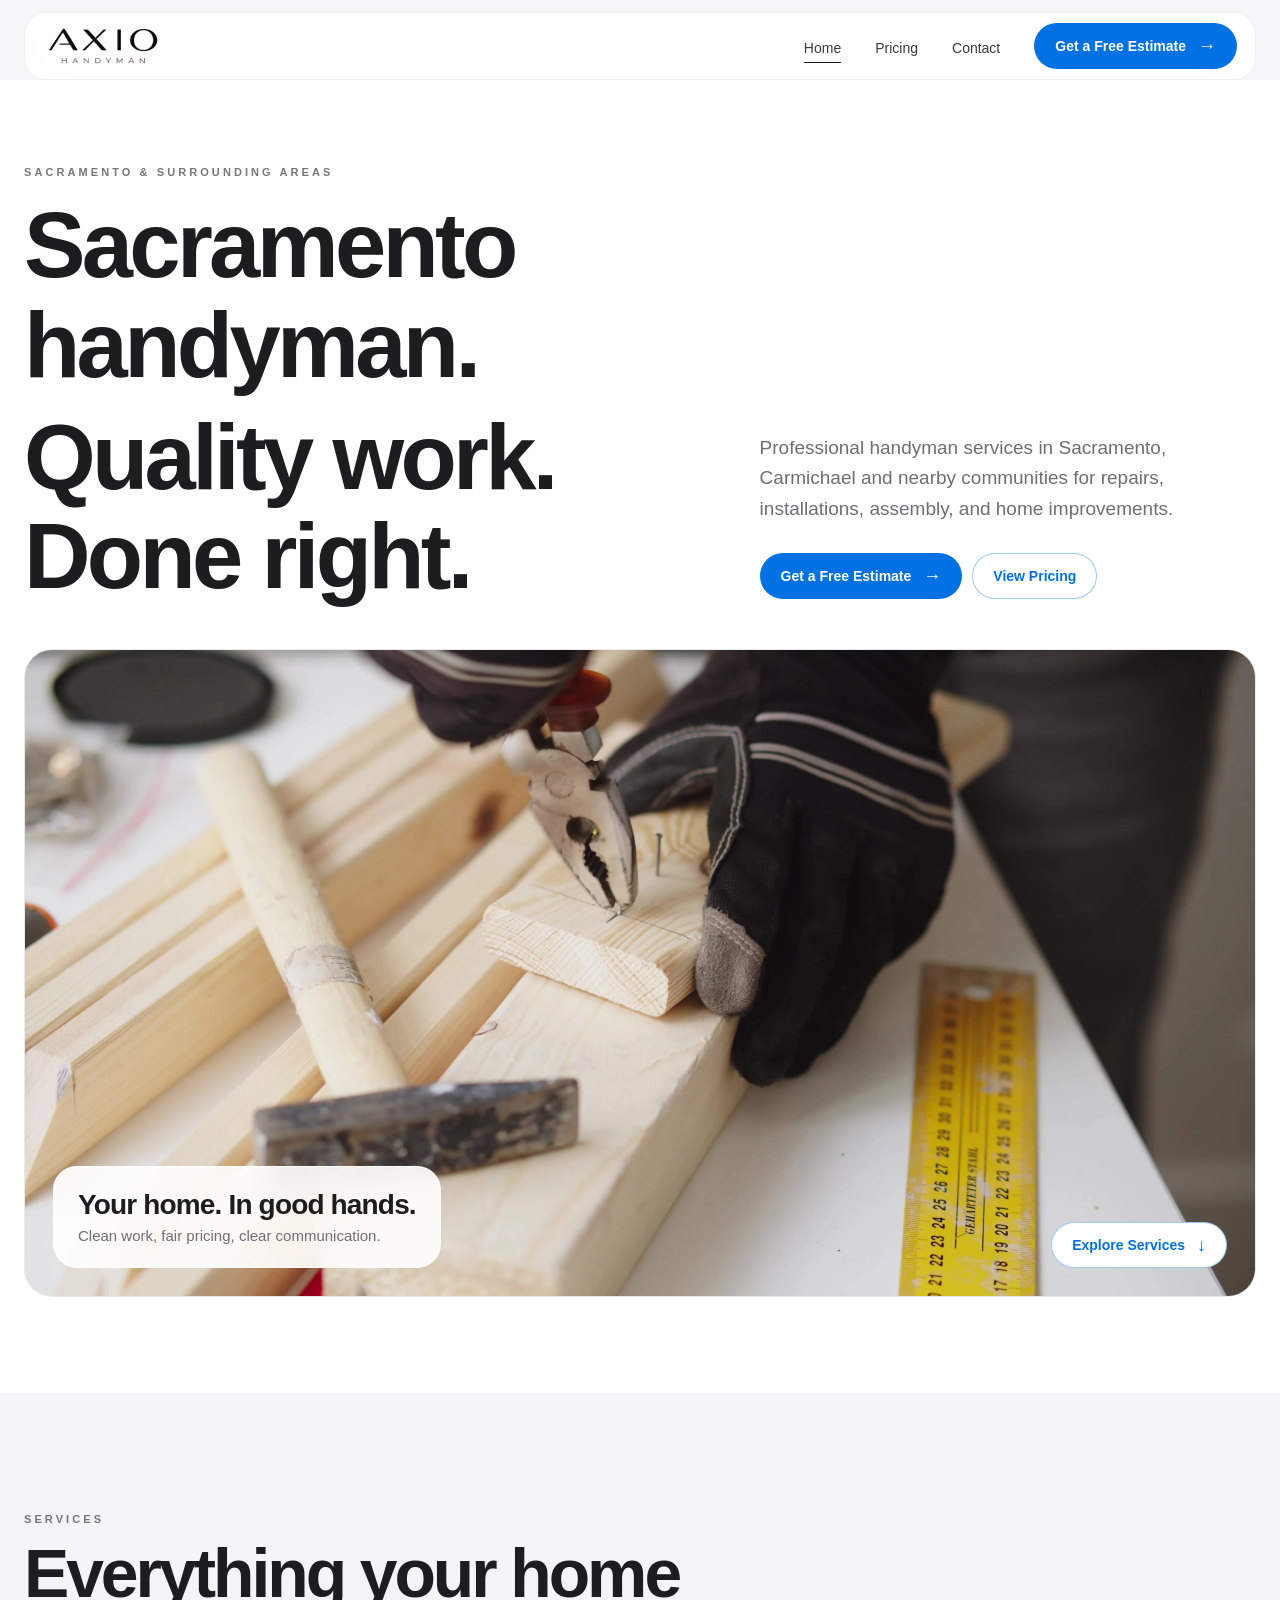
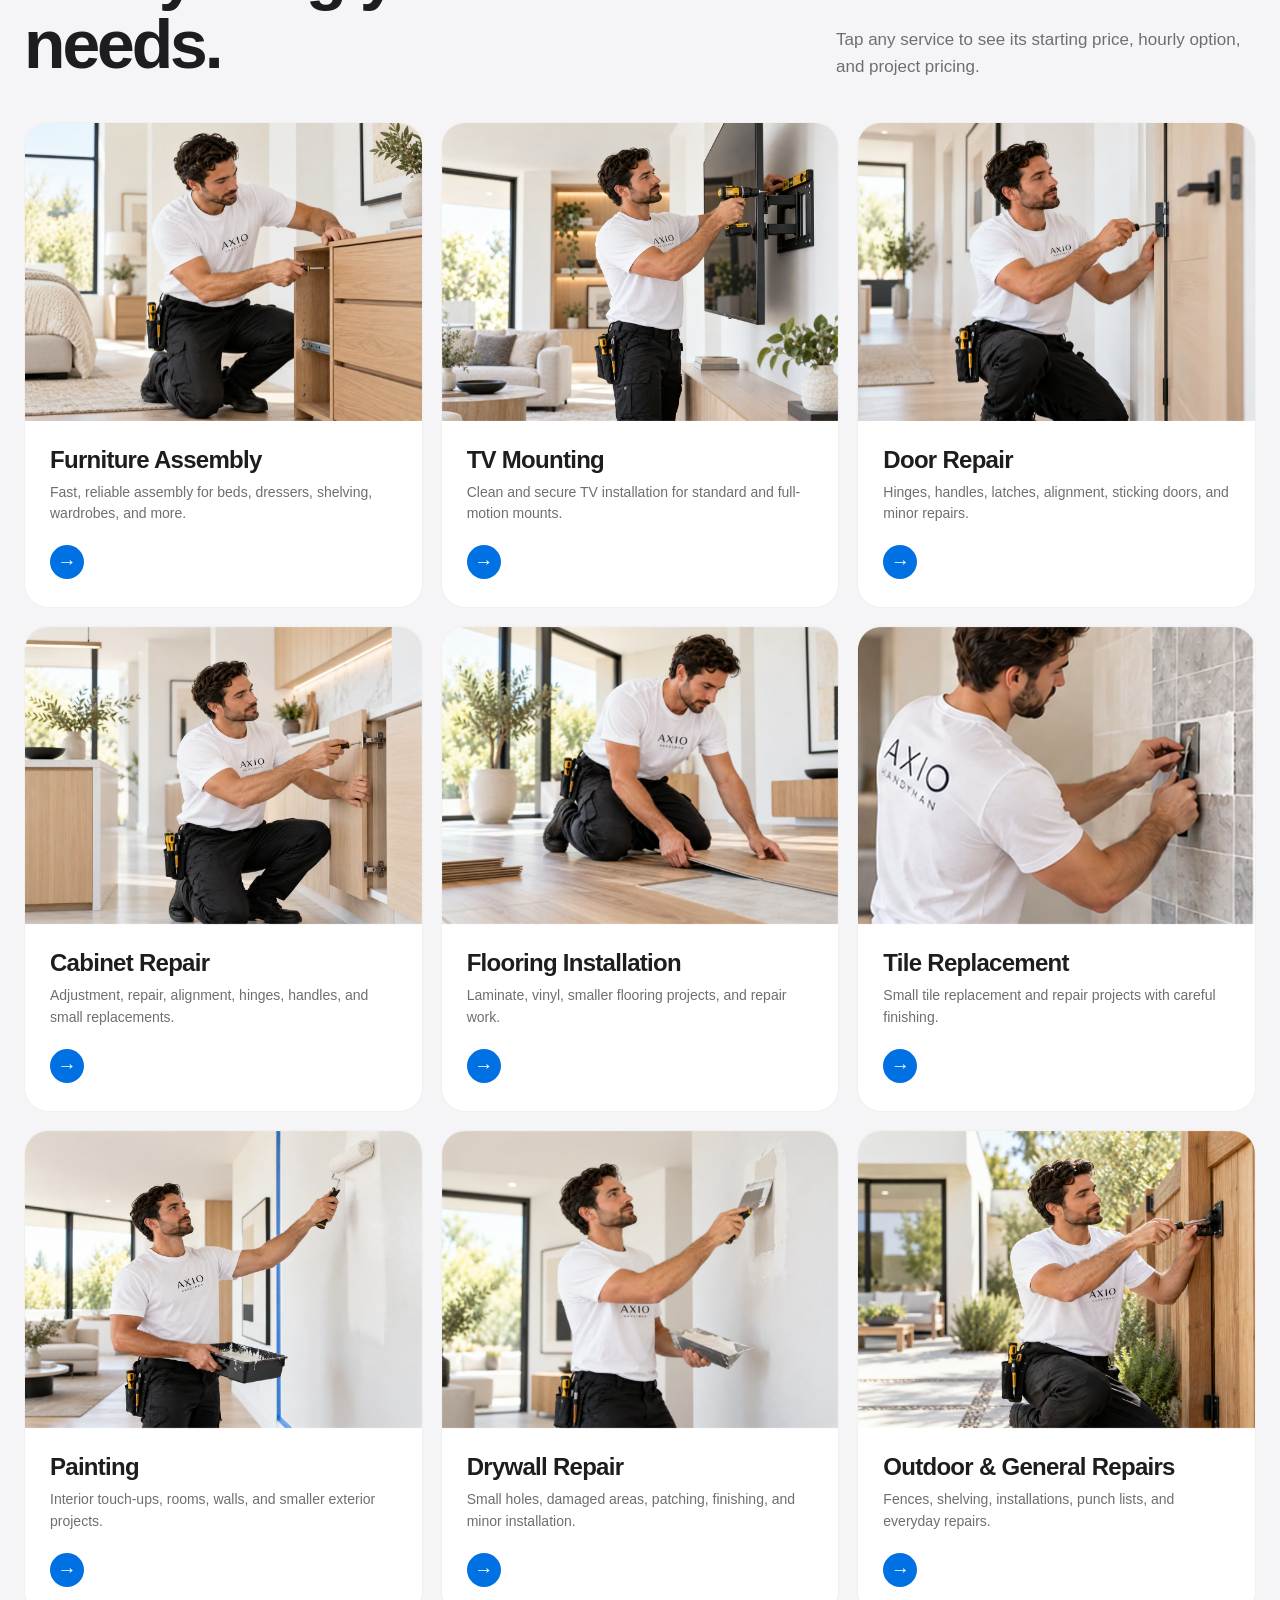
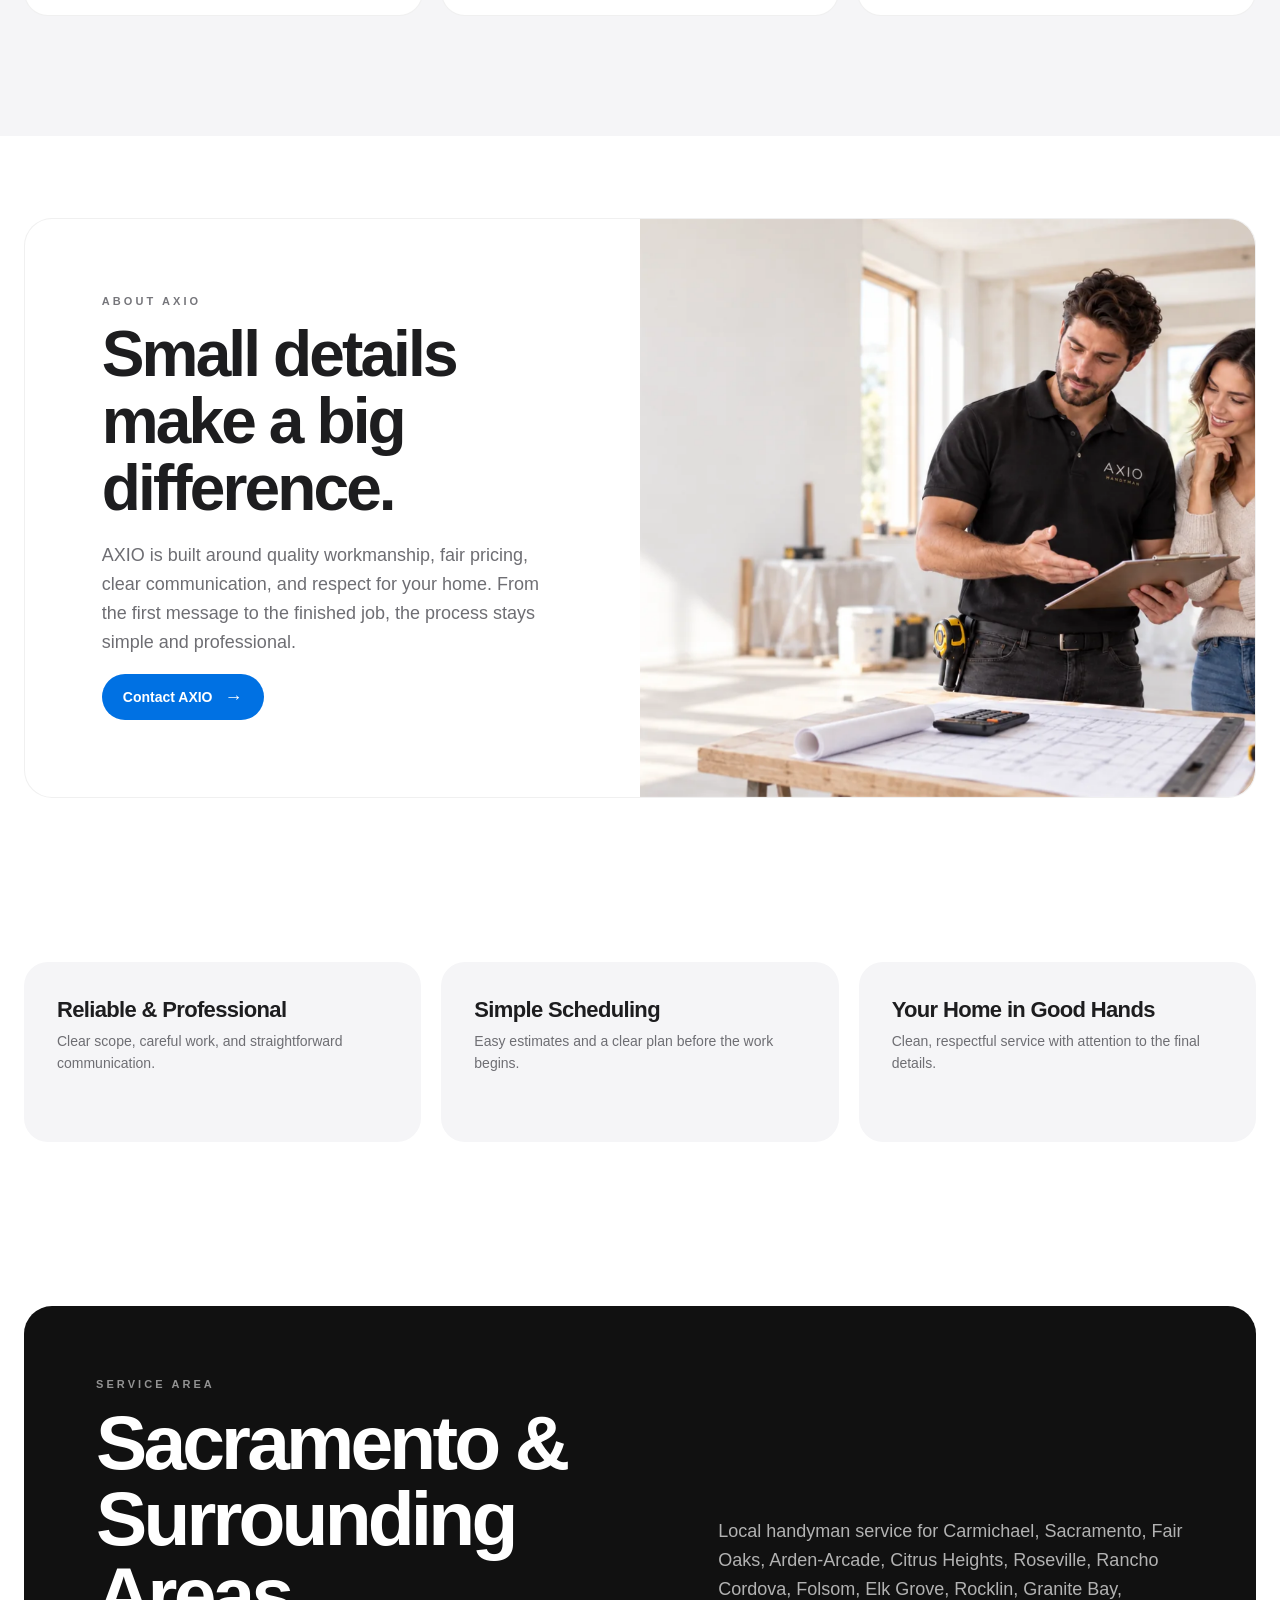
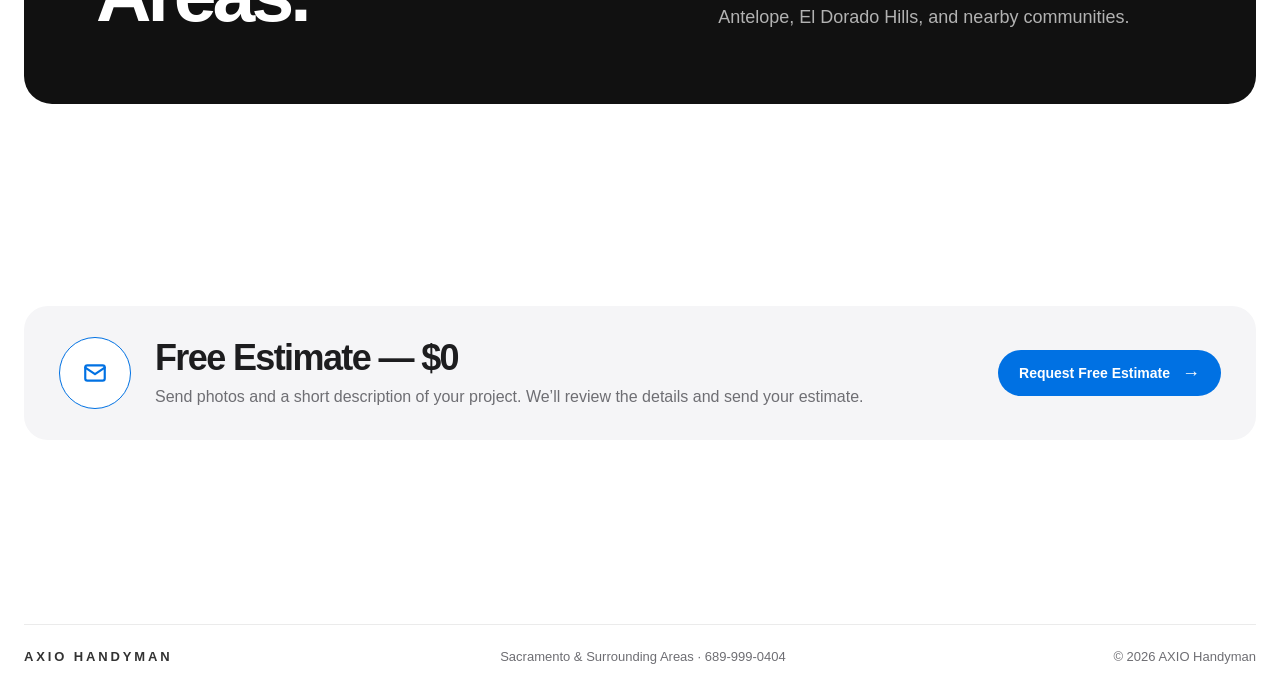
<file: index.html>
<!doctype html>
<html lang="en">
<head>
<!-- Google Tag Manager -->
<script>(function(w,d,s,l,i){w[l]=w[l]||[];w[l].push({'gtm.start':
new Date().getTime(),event:'gtm.js'});var f=d.getElementsByTagName(s)[0],
j=d.createElement(s),dl=l!='dataLayer'?'&l='+l:'';j.async=true;j.src=
'https://www.googletagmanager.com/gtm.js?id='+i+dl;f.parentNode.insertBefore(j,f);
})(window,document,'script','dataLayer','GTM-NKHSM2GW');</script>
<!-- End Google Tag Manager -->

  <meta charset="utf-8"><meta name="viewport" content="width=device-width,initial-scale=1">
  <title>Sacramento Handyman Services | AXIO Handyman</title>
  <meta name="description" content="Sacramento handyman for furniture assembly, TV mounting, door and drywall repair, flooring, tile, painting and general repairs. Free estimates.">
  <link rel="canonical" href="https://axiohandyman.com/">
  <meta property="og:title" content="Sacramento Handyman Services | AXIO Handyman">
  <meta property="og:description" content="Professional handyman services in Sacramento, Carmichael and nearby communities. Repairs, mounting, assembly, drywall, flooring, painting and more.">
  <meta property="og:type" content="website">
  <meta property="og:url" content="https://axiohandyman.com/">
  <meta property="og:site_name" content="AXIO Handyman">
  <meta property="og:image" content="https://axiohandyman.com/assets/hero-desktop-poster.webp">
  <meta property="og:image:alt" content="AXIO Handyman serving Sacramento and surrounding areas">
  <meta name="twitter:card" content="summary_large_image">
  <meta name="twitter:title" content="Sacramento Handyman Services | AXIO Handyman">
  <meta name="twitter:description" content="Professional handyman services in Sacramento, Carmichael and nearby communities. Free estimates.">
  <meta name="twitter:image" content="https://axiohandyman.com/assets/hero-desktop-poster.webp">
  <link rel="stylesheet" href="styles.css">
  <link rel="icon" type="image/png" sizes="96x96" href="/axio-favicon-96x96.png">
<link rel="apple-touch-icon" sizes="180x180" href="/assets/apple-touch-icon.png">
  <link rel="manifest" href="/site.webmanifest">
  <meta name="theme-color" content="#ffffff">
  <link rel="preload" as="image" href="assets/hero-mobile-poster.webp" media="(max-width: 760px)" fetchpriority="high">
  <link rel="preload" as="image" href="assets/hero-desktop-poster.webp" media="(min-width: 761px)" fetchpriority="high">
  <script type="application/ld+json">
{
  "@context": "https://schema.org",
  "@type": "HomeAndConstructionBusiness",
  "@id": "https://axiohandyman.com/#business",
  "name": "AXIO Handyman",
  "url": "https://axiohandyman.com/",
  "logo": "https://axiohandyman.com/assets/axio-logo.png",
  "image": "https://axiohandyman.com/assets/hero-desktop-poster.webp",
  "telephone": "+1-689-999-0404",
  "email": "axiohandyman@gmail.com",
  "description": "Professional handyman services for repairs, installations, furniture assembly, TV mounting, doors, cabinets, drywall, flooring, tile, painting and general repairs in the Sacramento area.",
  "areaServed": [
    {"@type":"City","name":"Sacramento"},
    {"@type":"City","name":"Carmichael"},
    {"@type":"City","name":"Fair Oaks"},
    {"@type":"City","name":"Arden-Arcade"},
    {"@type":"City","name":"Citrus Heights"},
    {"@type":"City","name":"Roseville"},
    {"@type":"City","name":"Rancho Cordova"},
    {"@type":"City","name":"Folsom"},
    {"@type":"City","name":"Elk Grove"},
    {"@type":"City","name":"Rocklin"},
    {"@type":"City","name":"Granite Bay"},
    {"@type":"City","name":"Antelope"},
    {"@type":"City","name":"El Dorado Hills"}
  ],
  "sameAs": [
    "https://www.instagram.com/axiohandyman/",
    "https://www.facebook.com/profile.php?id=61589301861351"
  ],
  "hasOfferCatalog": {
    "@type": "OfferCatalog",
    "name": "Handyman Services",
    "itemListElement": [
      {"@type":"Offer","itemOffered":{"@type":"Service","name":"Furniture Assembly"}},
      {"@type":"Offer","itemOffered":{"@type":"Service","name":"TV Mounting"}},
      {"@type":"Offer","itemOffered":{"@type":"Service","name":"Door Repair"}},
      {"@type":"Offer","itemOffered":{"@type":"Service","name":"Cabinet Repair"}},
      {"@type":"Offer","itemOffered":{"@type":"Service","name":"Flooring Installation and Repair"}},
      {"@type":"Offer","itemOffered":{"@type":"Service","name":"Tile Replacement"}},
      {"@type":"Offer","itemOffered":{"@type":"Service","name":"Painting"}},
      {"@type":"Offer","itemOffered":{"@type":"Service","name":"Drywall Installation and Repair"}},
      {"@type":"Offer","itemOffered":{"@type":"Service","name":"Outdoor and General Repairs"}}
    ]
  }
}
  </script>
</head>
<body>
<!-- Google Tag Manager (noscript) -->
<noscript><iframe src="https://www.googletagmanager.com/ns.html?id=GTM-NKHSM2GW"
height="0" width="0" style="display:none;visibility:hidden"></iframe></noscript>
<!-- End Google Tag Manager (noscript) -->

<header class="site-header"><div class="container nav">
  <a class="brand-image" href="index.html" aria-label="AXIO Handyman home"><img src="assets/axio-logo.png" alt="AXIO Handyman"></a>
  <nav class="nav-links" aria-label="Main navigation"><a href="index.html" aria-current="page">Home</a><a href="pricing.html">Pricing</a><a href="contact.html">Contact</a><a class="btn btn-primary" href="pricing.html#estimate">Get a Free Estimate <span class="arrow">→</span></a></nav>
  <button class="menu-toggle" aria-label="Open menu" aria-expanded="false">☰</button>
</div></header>
<main>
  <section class="home-intro"><div class="container home-intro-grid">
    <div><div class="eyebrow">Sacramento & Surrounding Areas</div><h1>Sacramento handyman.<span class="hero-headline-sub">Quality work. Done right.</span></h1></div>
    <div class="home-intro-side"><p>Professional handyman services in Sacramento, Carmichael and nearby communities for repairs, installations, assembly, and home improvements.</p><div class="home-intro-actions"><a class="btn btn-primary" href="pricing.html#estimate">Get a Free Estimate <span class="arrow">→</span></a><a class="btn btn-light" href="pricing.html">View Pricing</a></div></div>
  </div></section>

  <section><div class="container"><div class="hero-card">
    <video id="heroVideo" autoplay muted loop playsinline preload="none" poster="assets/hero-desktop-poster.webp" data-desktop-src="assets/hero-desktop.mp4" data-desktop-poster="assets/hero-desktop-poster.webp" aria-hidden="true"></video>
    <img class="hero-mobile-still" src="assets/hero-mobile-poster.webp" alt="AXIO Handyman serving Sacramento and surrounding areas" width="900" height="1200" fetchpriority="high" decoding="async">
    <div class="hero-float"><div class="hero-badge"><strong>Your home. In good hands.</strong><span>Clean work, fair pricing, clear communication.</span></div><a class="btn btn-light" href="#services">Explore Services <span class="arrow">↓</span></a></div>
  </div></div></section>

  <section class="section" id="services"><div class="container">
    <div class="section-heading"><div><div class="section-kicker">Services</div><h2>Everything your home needs.</h2></div><p>Tap any service to see its starting price, hourly option, and project pricing.</p></div>
    <div class="store-grid">
      <a class="service-tile" href="/furniture-assembly-sacramento/"><img loading="lazy" decoding="async" src="assets/service-furniture.avif" alt="Furniture assembly service"><div class="service-tile-copy"><h3>Furniture Assembly</h3><p>Fast, reliable assembly for beds, dressers, shelving, wardrobes, and more.</p><span class="circle-link">→</span></div></a>
      <a class="service-tile" href="/tv-mounting-sacramento/"><img loading="lazy" decoding="async" src="assets/service-tv.avif" alt="TV mounting service"><div class="service-tile-copy"><h3>TV Mounting</h3><p>Clean and secure TV installation for standard and full-motion mounts.</p><span class="circle-link">→</span></div></a>
      <a class="service-tile" href="/door-repair-sacramento/"><img loading="lazy" decoding="async" src="assets/service-door.avif" alt="Door repair service"><div class="service-tile-copy"><h3>Door Repair</h3><p>Hinges, handles, latches, alignment, sticking doors, and minor repairs.</p><span class="circle-link">→</span></div></a>
      <a class="service-tile" href="pricing.html#cabinet"><img loading="lazy" decoding="async" src="assets/service-cabinet.avif" alt="Cabinet repair service"><div class="service-tile-copy"><h3>Cabinet Repair</h3><p>Adjustment, repair, alignment, hinges, handles, and small replacements.</p><span class="circle-link">→</span></div></a>
      <a class="service-tile" href="/flooring-repair-sacramento/"><img loading="lazy" decoding="async" src="assets/service-flooring.avif" alt="Flooring installation service"><div class="service-tile-copy"><h3>Flooring Installation</h3><p>Laminate, vinyl, smaller flooring projects, and repair work.</p><span class="circle-link">→</span></div></a>
      <a class="service-tile" href="pricing.html#tile"><img loading="lazy" decoding="async" src="assets/service-tile.avif" alt="Tile replacement service"><div class="service-tile-copy"><h3>Tile Replacement</h3><p>Small tile replacement and repair projects with careful finishing.</p><span class="circle-link">→</span></div></a>
      <a class="service-tile" href="/painting-handyman-sacramento/"><img loading="lazy" decoding="async" src="assets/service-painting.avif" alt="Painting service"><div class="service-tile-copy"><h3>Painting</h3><p>Interior touch-ups, rooms, walls, and smaller exterior projects.</p><span class="circle-link">→</span></div></a>
      <a class="service-tile" href="/drywall-repair-sacramento/"><img loading="lazy" decoding="async" src="assets/service-drywall.avif" alt="Drywall repair service"><div class="service-tile-copy"><h3>Drywall Repair</h3><p>Small holes, damaged areas, patching, finishing, and minor installation.</p><span class="circle-link">→</span></div></a>
      <a class="service-tile" href="pricing.html#general"><img loading="lazy" decoding="async" src="assets/service-general.avif" alt="Outdoor and general handyman repairs"><div class="service-tile-copy"><h3>Outdoor & General Repairs</h3><p>Fences, shelving, installations, punch lists, and everyday repairs.</p><span class="circle-link">→</span></div></a>
    </div>
  </div></section>

  <section class="section-tight"><div class="container apple-panel about-split">
    <div class="about-copy"><div class="section-kicker">About AXIO</div><h2>Small details make a big difference.</h2><p>AXIO is built around quality workmanship, fair pricing, clear communication, and respect for your home. From the first message to the finished job, the process stays simple and professional.</p><a class="btn btn-primary" href="contact.html">Contact AXIO <span class="arrow">→</span></a></div>
    <div class="about-photo"><img loading="lazy" decoding="async" src="assets/services-main.webp" alt="AXIO handyman discussing a home repair project in the Sacramento area"></div>
  </div></section>

  <section class="section-tight"><div class="container trust-row">
    <article class="trust-card"><div class="trust-icon">✓</div><h3>Reliable & Professional</h3><p>Clear scope, careful work, and straightforward communication.</p></article>
    <article class="trust-card"><div class="trust-icon">◷</div><h3>Simple Scheduling</h3><p>Easy estimates and a clear plan before the work begins.</p></article>
    <article class="trust-card"><div class="trust-icon">⌂</div><h3>Your Home in Good Hands</h3><p>Clean, respectful service with attention to the final details.</p></article>
  </div></section>

  <section class="section-tight"><div class="container area-card"><div><div class="section-kicker">Service Area</div><h2>Sacramento &<br>Surrounding Areas.</h2></div><p>Local handyman service for <a href="/handyman-carmichael/">Carmichael</a>, Sacramento, Fair Oaks, Arden-Arcade, Citrus Heights, Roseville, Rancho Cordova, Folsom, Elk Grove, Rocklin, Granite Bay, Antelope, El Dorado Hills, and nearby communities.</p></div></section>

  <section class="section"><div class="container estimate-banner"><div class="estimate-icon" aria-hidden="true"><svg class="icon-svg" viewBox="0 0 24 24" aria-hidden="true"><rect x="3" y="5" width="18" height="14" rx="2" ry="2"></rect><polyline points="3,7 12,13 21,7"></polyline></svg></div><div><h2>Free Estimate — $0</h2><p>Send photos and a short description of your project. We’ll review the details and send your estimate.</p></div><a class="btn btn-primary" href="pricing.html#estimate">Request Free Estimate <span class="arrow">→</span></a></div></section>
</main>
<footer><div class="container footer-inner"><span class="footer-brand">AXIO HANDYMAN</span><span>Sacramento & Surrounding Areas · <a href="tel:+16899990404">689-999-0404</a></span><span>© 2026 AXIO Handyman</span></div></footer>
<script src="script.js"></script>
</body></html>
</file>
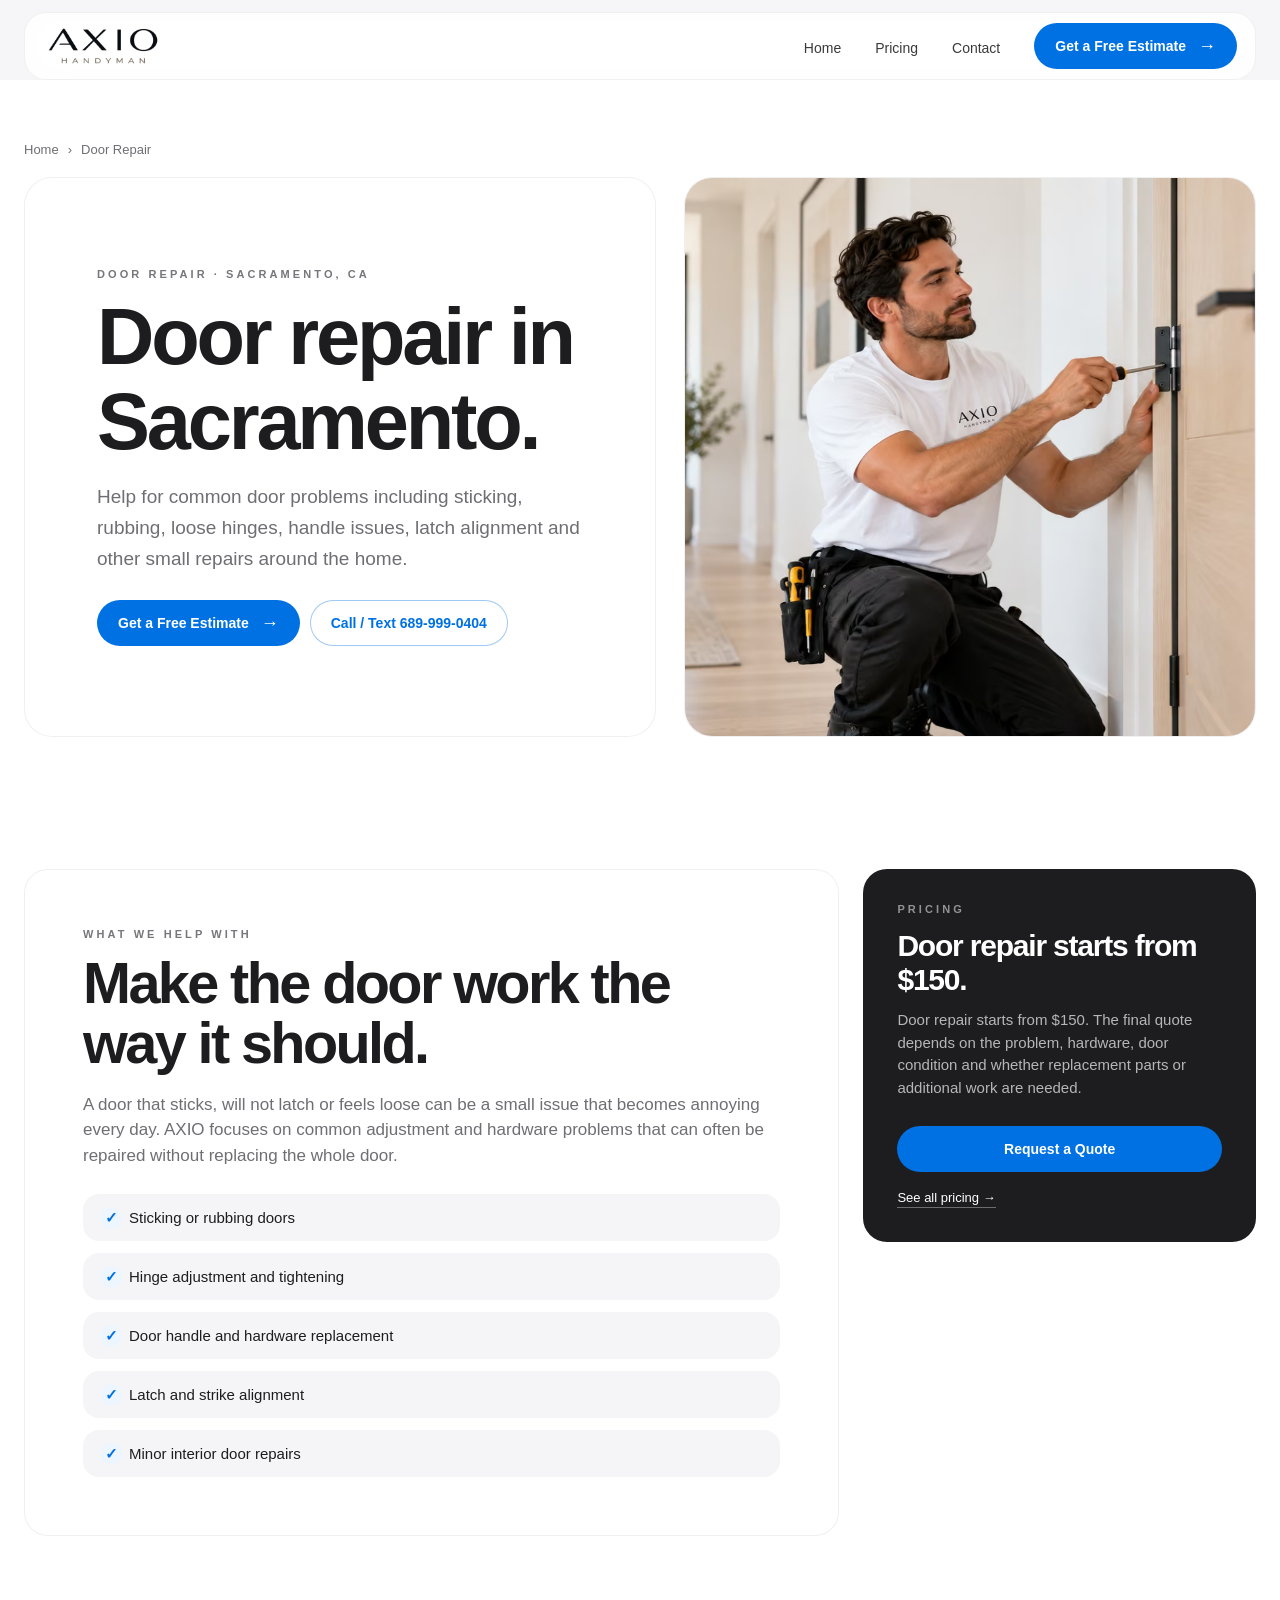
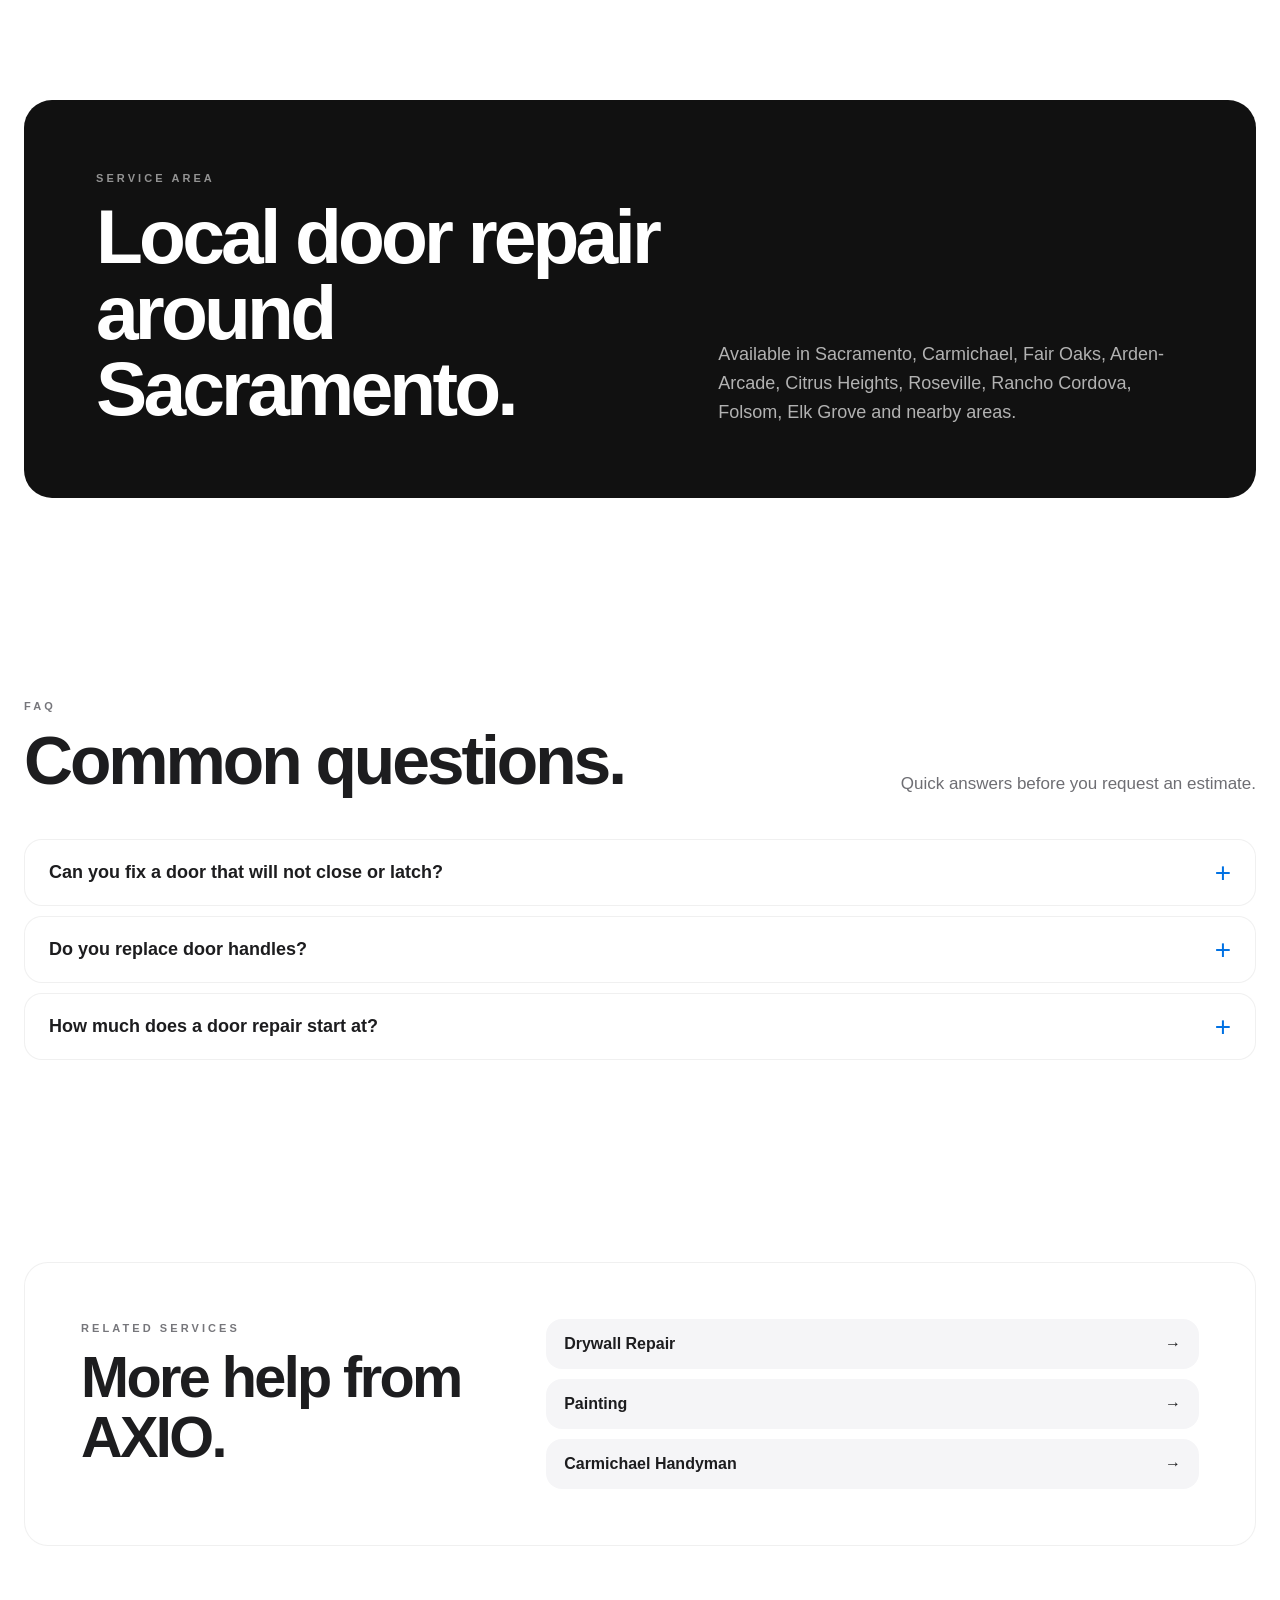
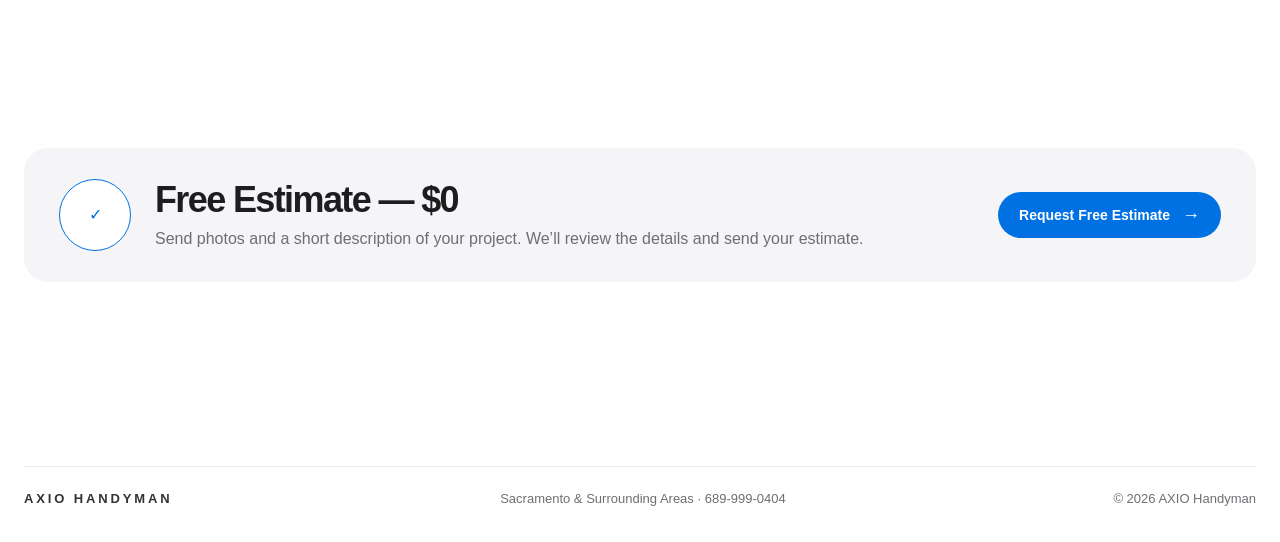
<file: door-repair-sacramento/index.html>
<!doctype html>
<html lang="en">
<head>
<!-- Google Tag Manager -->
<script>(function(w,d,s,l,i){w[l]=w[l]||[];w[l].push({'gtm.start':
new Date().getTime(),event:'gtm.js'});var f=d.getElementsByTagName(s)[0],
j=d.createElement(s),dl=l!='dataLayer'?'&l='+l:'';j.async=true;j.src=
'https://www.googletagmanager.com/gtm.js?id='+i+dl;f.parentNode.insertBefore(j,f);
})(window,document,'script','dataLayer','GTM-NKHSM2GW');</script>
<!-- End Google Tag Manager -->
<meta charset="utf-8">
<meta name="viewport" content="width=device-width,initial-scale=1">
<title>Door Repair Sacramento | AXIO Handyman</title>
<meta name="description" content="Door repair in Sacramento for sticking doors, hinges, handles, latches, alignment and other common interior door problems. Free estimates available.">
<link rel="canonical" href="https://axiohandyman.com/door-repair-sacramento/">
<meta property="og:title" content="Door Repair Sacramento | AXIO Handyman">
<meta property="og:description" content="Door repair in Sacramento for sticking doors, hinges, handles, latches, alignment and other common interior door problems. Free estimates available.">
<meta property="og:type" content="website">
<meta property="og:url" content="https://axiohandyman.com/door-repair-sacramento/">
<meta property="og:image" content="https://axiohandyman.com/assets/service-door.webp">
<meta name="twitter:card" content="summary_large_image">
<link rel="stylesheet" href="/styles.css">
<link rel="icon" href="/favicon.ico" sizes="any">
<link rel="icon" type="image/png" sizes="48x48" href="/assets/favicon-48x48.png">
<link rel="icon" type="image/png" sizes="192x192" href="/assets/favicon-192x192.png">
<link rel="apple-touch-icon" sizes="180x180" href="/assets/apple-touch-icon.png">
<link rel="manifest" href="/site.webmanifest">
<meta name="theme-color" content="#ffffff">
<script type="application/ld+json">{"@context":"https://schema.org","@graph":[{"@type":"Service","@id":"https://axiohandyman.com/door-repair-sacramento/#service","name":"Door Repair","serviceType":"Door Repair","provider":{"@id":"https://axiohandyman.com/#business"},"areaServed":[{"@type":"City","name":"Sacramento"},{"@type":"City","name":"Carmichael"},{"@type":"City","name":"Fair Oaks"},{"@type":"City","name":"Arden-Arcade"},{"@type":"City","name":"Citrus Heights"},{"@type":"City","name":"Roseville"},{"@type":"City","name":"Rancho Cordova"},{"@type":"City","name":"Folsom"},{"@type":"City","name":"Elk Grove"}],"url":"https://axiohandyman.com/door-repair-sacramento/","description":"Door repair in Sacramento for sticking doors, hinges, handles, latches, alignment and other common interior door problems. Free estimates available."},{"@type":"BreadcrumbList","itemListElement":[{"@type":"ListItem","position":1,"name":"Home","item":"https://axiohandyman.com/"},{"@type":"ListItem","position":2,"name":"Door Repair","item":"https://axiohandyman.com/door-repair-sacramento/"}]},{"@type":"FAQPage","mainEntity":[{"@type":"Question","name":"Can you fix a door that will not close or latch?","acceptedAnswer":{"@type":"Answer","text":"Yes. Alignment, hinge and latch issues are common door repair requests and can often be corrected without replacing the whole door."}},{"@type":"Question","name":"Do you replace door handles?","acceptedAnswer":{"@type":"Answer","text":"Yes. Door handles and common door hardware can be replaced when compatible hardware is available for the project."}},{"@type":"Question","name":"How much does a door repair start at?","acceptedAnswer":{"@type":"Answer","text":"Door repair starts from $150. Final pricing depends on the condition of the door, the hardware and the repair required."}}]}]}</script>
</head>
<body>
<!-- Google Tag Manager (noscript) -->
<noscript><iframe src="https://www.googletagmanager.com/ns.html?id=GTM-NKHSM2GW" height="0" width="0" style="display:none;visibility:hidden"></iframe></noscript>
<!-- End Google Tag Manager (noscript) -->
<header class="site-header"><div class="container nav">
  <a class="brand-image" href="/" aria-label="AXIO Handyman home"><img src="/assets/axio-logo.png" alt="AXIO Handyman"></a>
  <nav class="nav-links" aria-label="Main navigation"><a href="/">Home</a><a href="/pricing.html">Pricing</a><a href="/contact.html">Contact</a><a class="btn btn-primary" href="/pricing.html#estimate">Get a Free Estimate <span class="arrow">→</span></a></nav>
  <button class="menu-toggle" aria-label="Open menu" aria-expanded="false">☰</button>
</div></header>
<main>
<section class="service-page-hero"><div class="container">
  <nav class="breadcrumb" aria-label="Breadcrumb"><a href="/">Home</a><span>›</span><span>Door Repair</span></nav>
  <div class="service-page-hero-grid">
    <div class="service-page-copy"><div class="eyebrow">Door Repair · Sacramento, CA</div><h1>Door repair in Sacramento.</h1><p>Help for common door problems including sticking, rubbing, loose hinges, handle issues, latch alignment and other small repairs around the home.</p><div class="home-intro-actions"><a class="btn btn-primary" href="/pricing.html#estimate">Get a Free Estimate <span class="arrow">→</span></a><a class="btn btn-light" href="tel:+16899990404">Call / Text 689-999-0404</a></div></div>
    <div class="service-page-image"><img src="/assets/service-door.avif" alt="AXIO handyman repairing a door in a Sacramento-area home"></div>
  </div>
</div></section>

<section class="section-tight"><div class="container service-detail-grid">
  <div class="service-detail-copy"><div class="section-kicker">What We Help With</div><h2>Make the door work the way it should.</h2><p>A door that sticks, will not latch or feels loose can be a small issue that becomes annoying every day. AXIO focuses on common adjustment and hardware problems that can often be repaired without replacing the whole door.</p><ul class="check-list"><li>Sticking or rubbing doors</li><li>Hinge adjustment and tightening</li><li>Door handle and hardware replacement</li><li>Latch and strike alignment</li><li>Minor interior door repairs</li></ul></div>
  <aside class="service-info-card"><div class="section-kicker">Pricing</div><h3>Door repair starts from $150.</h3><p>Door repair starts from $150. The final quote depends on the problem, hardware, door condition and whether replacement parts or additional work are needed.</p><a class="btn btn-primary" href="/pricing.html#estimate">Request a Quote</a><a class="text-link" href="/pricing.html">See all pricing →</a></aside>
</div></section>

<section class="section-tight"><div class="container area-card service-area-band"><div><div class="section-kicker">Service Area</div><h2>Local door repair around Sacramento.</h2></div><p>Available in Sacramento, Carmichael, Fair Oaks, Arden-Arcade, Citrus Heights, Roseville, Rancho Cordova, Folsom, Elk Grove and nearby areas.</p></div></section>

<section class="section"><div class="container">
  <div class="section-heading"><div><div class="section-kicker">FAQ</div><h2>Common questions.</h2></div><p>Quick answers before you request an estimate.</p></div>
  <div class="faq-list"><details><summary>Can you fix a door that will not close or latch?</summary><p>Yes. Alignment, hinge and latch issues are common door repair requests and can often be corrected without replacing the whole door.</p></details><details><summary>Do you replace door handles?</summary><p>Yes. Door handles and common door hardware can be replaced when compatible hardware is available for the project.</p></details><details><summary>How much does a door repair start at?</summary><p>Door repair starts from $150. Final pricing depends on the condition of the door, the hardware and the repair required.</p></details></div>
</div></section>

<section class="section-tight"><div class="container related-services"><div><div class="section-kicker">Related Services</div><h2>More help from AXIO.</h2></div><div class="related-links"><a href="/drywall-repair-sacramento/">Drywall Repair <span>→</span></a><a href="/painting-handyman-sacramento/">Painting <span>→</span></a><a href="/handyman-carmichael/">Carmichael Handyman <span>→</span></a></div></div></section>

<section class="section"><div class="container estimate-banner"><div class="estimate-icon" aria-hidden="true">✓</div><div><h2>Free Estimate — $0</h2><p>Send photos and a short description of your project. We’ll review the details and send your estimate.</p></div><a class="btn btn-primary" href="/pricing.html#estimate">Request Free Estimate <span class="arrow">→</span></a></div></section>
</main>
<footer><div class="container footer-inner"><span class="footer-brand">AXIO HANDYMAN</span><span>Sacramento & Surrounding Areas · <a href="tel:+16899990404">689-999-0404</a></span><span>© 2026 AXIO Handyman</span></div></footer>
<script src="/script.js"></script>
</body></html>
</file>
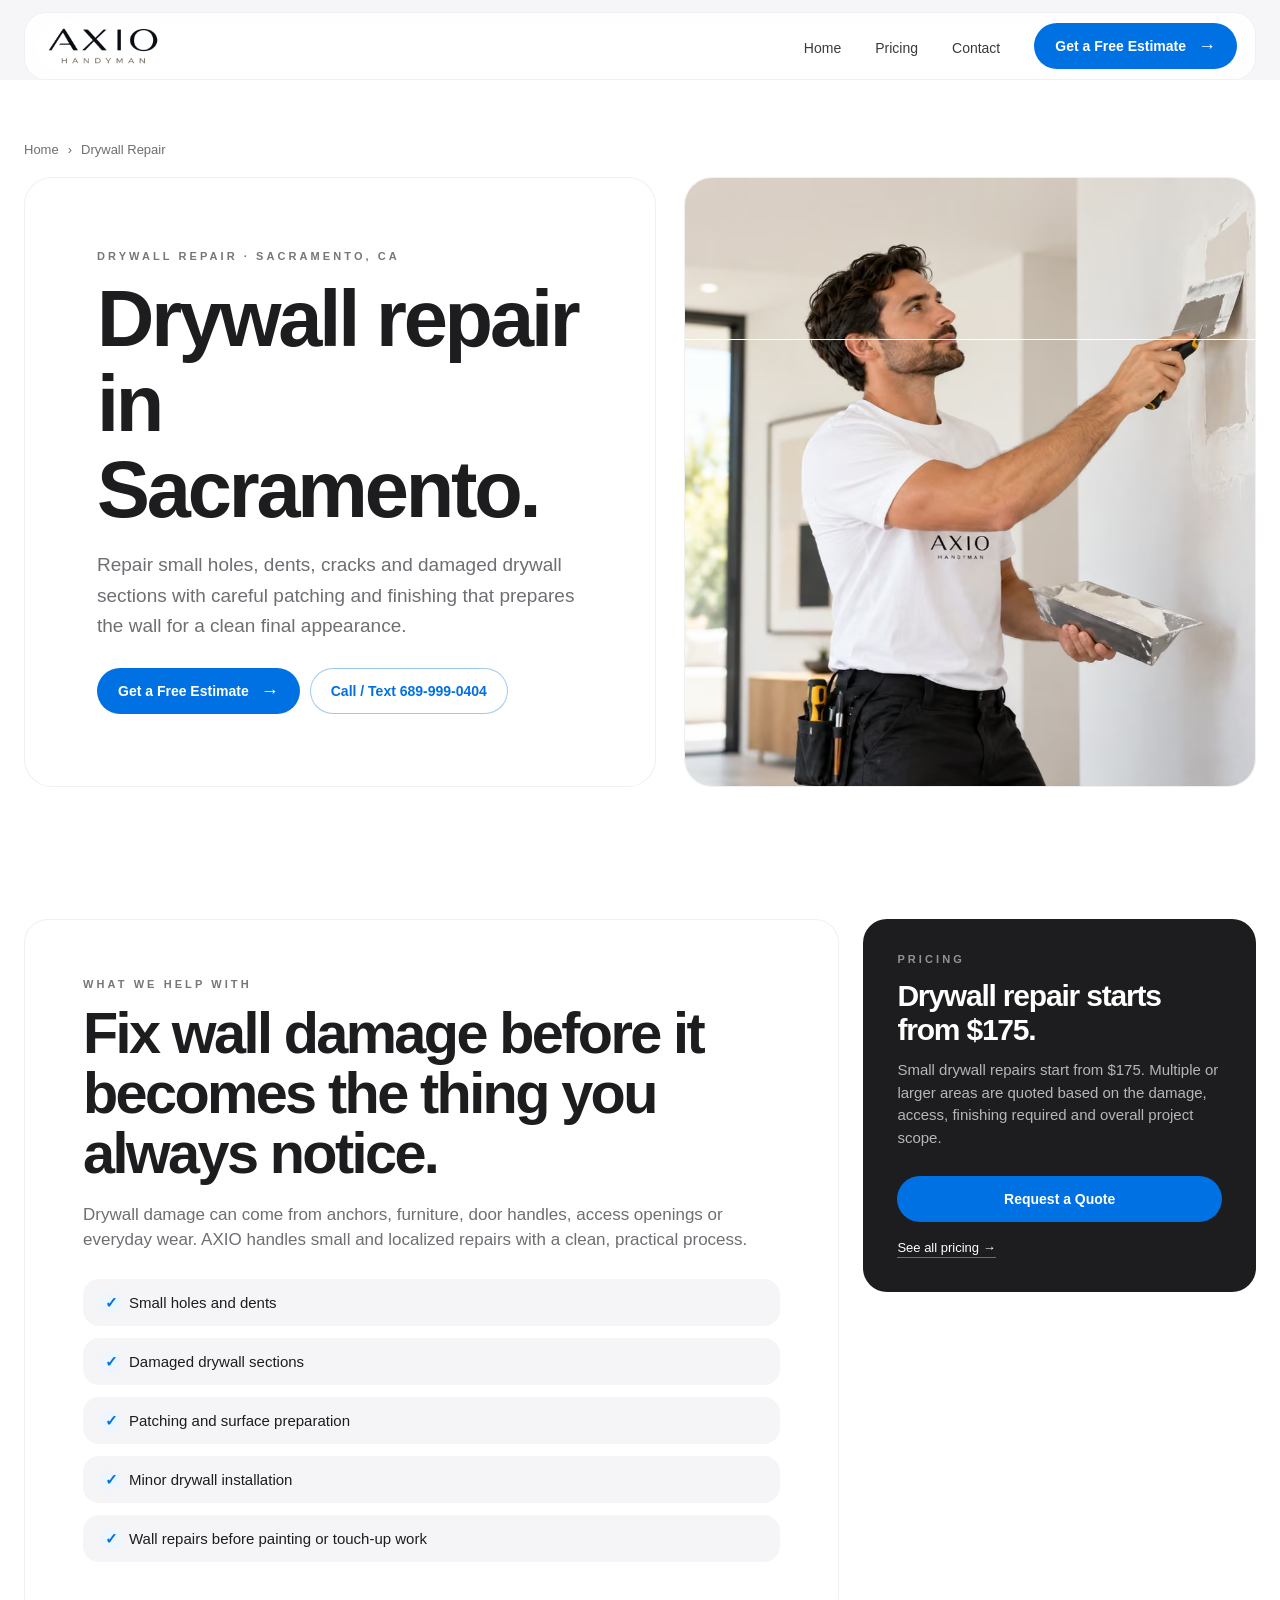
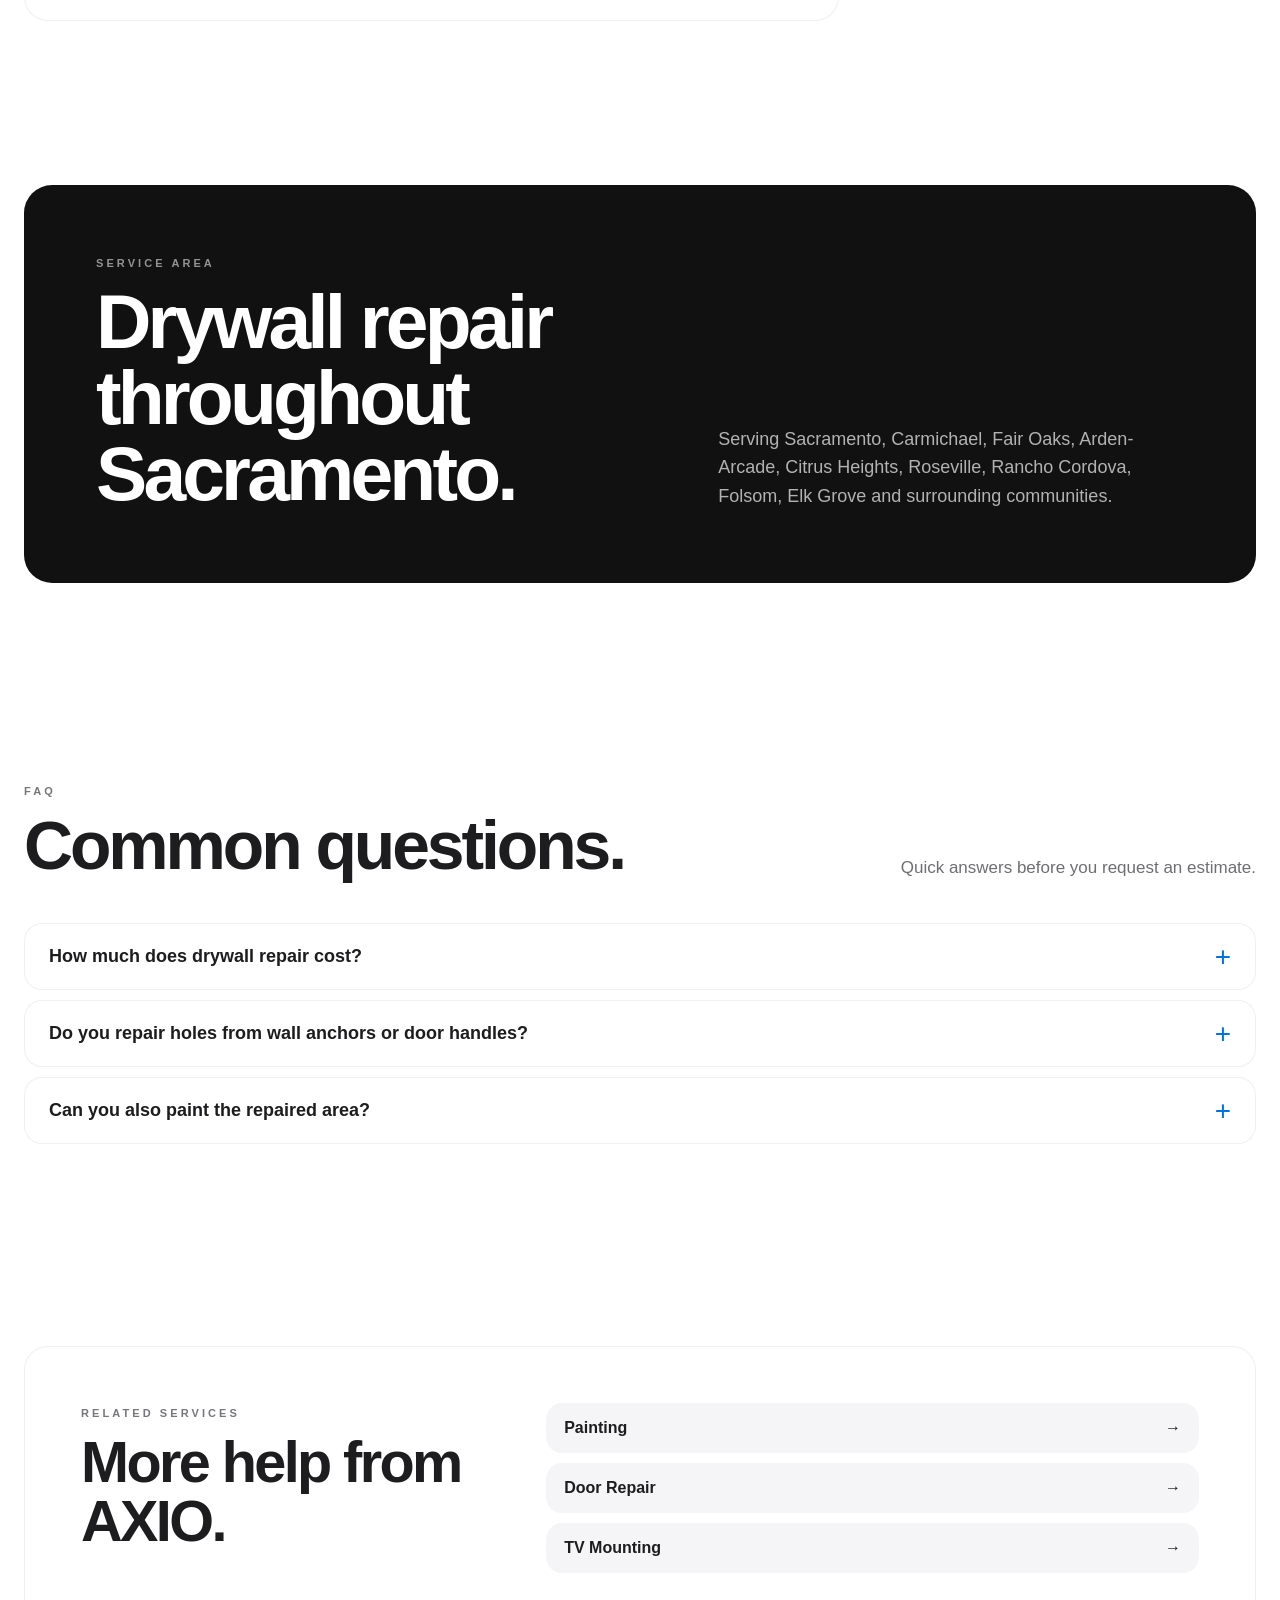
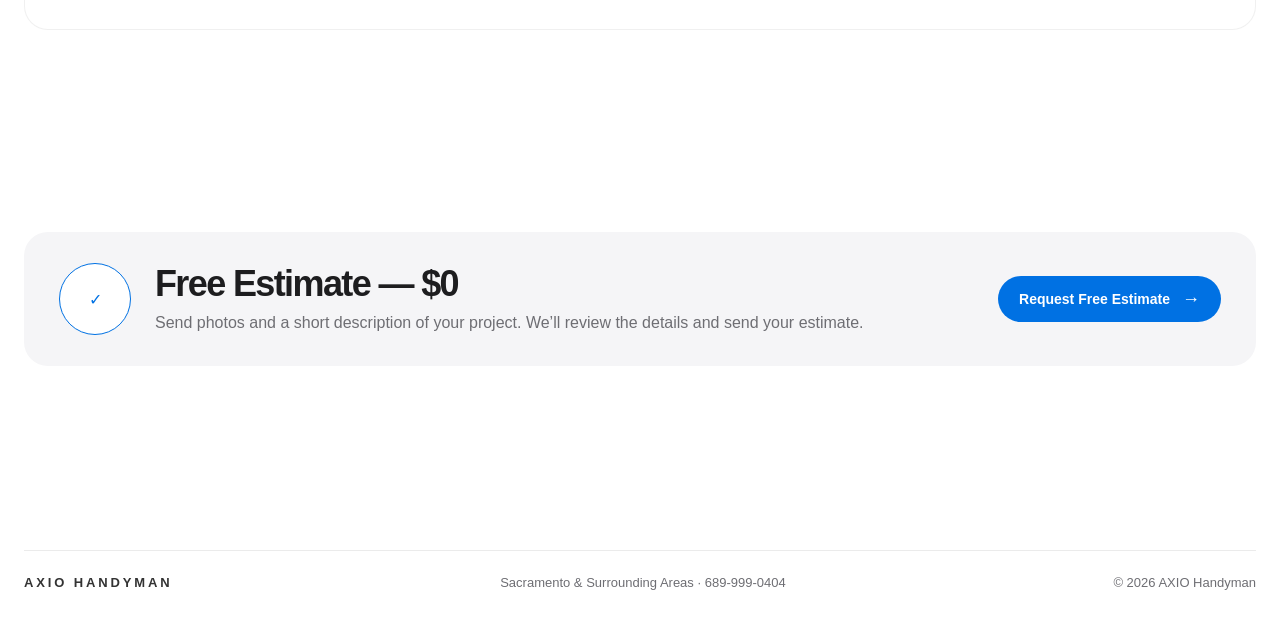
<file: drywall-repair-sacramento/index.html>
<!doctype html>
<html lang="en">
<head>
<!-- Google Tag Manager -->
<script>(function(w,d,s,l,i){w[l]=w[l]||[];w[l].push({'gtm.start':
new Date().getTime(),event:'gtm.js'});var f=d.getElementsByTagName(s)[0],
j=d.createElement(s),dl=l!='dataLayer'?'&l='+l:'';j.async=true;j.src=
'https://www.googletagmanager.com/gtm.js?id='+i+dl;f.parentNode.insertBefore(j,f);
})(window,document,'script','dataLayer','GTM-NKHSM2GW');</script>
<!-- End Google Tag Manager -->
<meta charset="utf-8">
<meta name="viewport" content="width=device-width,initial-scale=1">
<title>Drywall Repair Sacramento | AXIO Handyman</title>
<meta name="description" content="Drywall repair in Sacramento for small holes, dents, damaged wall sections, patching and finishing. Clean repairs, free estimates and local service.">
<link rel="canonical" href="https://axiohandyman.com/drywall-repair-sacramento/">
<meta property="og:title" content="Drywall Repair Sacramento | AXIO Handyman">
<meta property="og:description" content="Drywall repair in Sacramento for small holes, dents, damaged wall sections, patching and finishing. Clean repairs, free estimates and local service.">
<meta property="og:type" content="website">
<meta property="og:url" content="https://axiohandyman.com/drywall-repair-sacramento/">
<meta property="og:image" content="https://axiohandyman.com/assets/service-drywall.webp">
<meta name="twitter:card" content="summary_large_image">
<link rel="stylesheet" href="/styles.css">
<link rel="icon" href="/favicon.ico" sizes="any">
<link rel="icon" type="image/png" sizes="48x48" href="/assets/favicon-48x48.png">
<link rel="icon" type="image/png" sizes="192x192" href="/assets/favicon-192x192.png">
<link rel="apple-touch-icon" sizes="180x180" href="/assets/apple-touch-icon.png">
<link rel="manifest" href="/site.webmanifest">
<meta name="theme-color" content="#ffffff">
<script type="application/ld+json">{"@context":"https://schema.org","@graph":[{"@type":"Service","@id":"https://axiohandyman.com/drywall-repair-sacramento/#service","name":"Drywall Repair","serviceType":"Drywall Repair","provider":{"@id":"https://axiohandyman.com/#business"},"areaServed":[{"@type":"City","name":"Sacramento"},{"@type":"City","name":"Carmichael"},{"@type":"City","name":"Fair Oaks"},{"@type":"City","name":"Arden-Arcade"},{"@type":"City","name":"Citrus Heights"},{"@type":"City","name":"Roseville"},{"@type":"City","name":"Rancho Cordova"},{"@type":"City","name":"Folsom"},{"@type":"City","name":"Elk Grove"}],"url":"https://axiohandyman.com/drywall-repair-sacramento/","description":"Drywall repair in Sacramento for small holes, dents, damaged wall sections, patching and finishing. Clean repairs, free estimates and local service."},{"@type":"BreadcrumbList","itemListElement":[{"@type":"ListItem","position":1,"name":"Home","item":"https://axiohandyman.com/"},{"@type":"ListItem","position":2,"name":"Drywall Repair","item":"https://axiohandyman.com/drywall-repair-sacramento/"}]},{"@type":"FAQPage","mainEntity":[{"@type":"Question","name":"How much does drywall repair cost?","acceptedAnswer":{"@type":"Answer","text":"Small drywall repairs start from $175. Multiple or larger damaged areas require a custom quote based on the repair and finishing needed."}},{"@type":"Question","name":"Do you repair holes from wall anchors or door handles?","acceptedAnswer":{"@type":"Answer","text":"Yes. Small holes and localized wall damage from anchors, hardware and everyday impacts are common drywall repair projects."}},{"@type":"Question","name":"Can you also paint the repaired area?","acceptedAnswer":{"@type":"Answer","text":"Painting is also an AXIO service. Whether painting is included depends on the scope, matching needs and the quote for the project."}}]}]}</script>
</head>
<body>
<!-- Google Tag Manager (noscript) -->
<noscript><iframe src="https://www.googletagmanager.com/ns.html?id=GTM-NKHSM2GW" height="0" width="0" style="display:none;visibility:hidden"></iframe></noscript>
<!-- End Google Tag Manager (noscript) -->
<header class="site-header"><div class="container nav">
  <a class="brand-image" href="/" aria-label="AXIO Handyman home"><img src="/assets/axio-logo.png" alt="AXIO Handyman"></a>
  <nav class="nav-links" aria-label="Main navigation"><a href="/">Home</a><a href="/pricing.html">Pricing</a><a href="/contact.html">Contact</a><a class="btn btn-primary" href="/pricing.html#estimate">Get a Free Estimate <span class="arrow">→</span></a></nav>
  <button class="menu-toggle" aria-label="Open menu" aria-expanded="false">☰</button>
</div></header>
<main>
<section class="service-page-hero"><div class="container">
  <nav class="breadcrumb" aria-label="Breadcrumb"><a href="/">Home</a><span>›</span><span>Drywall Repair</span></nav>
  <div class="service-page-hero-grid">
    <div class="service-page-copy"><div class="eyebrow">Drywall Repair · Sacramento, CA</div><h1>Drywall repair in Sacramento.</h1><p>Repair small holes, dents, cracks and damaged drywall sections with careful patching and finishing that prepares the wall for a clean final appearance.</p><div class="home-intro-actions"><a class="btn btn-primary" href="/pricing.html#estimate">Get a Free Estimate <span class="arrow">→</span></a><a class="btn btn-light" href="tel:+16899990404">Call / Text 689-999-0404</a></div></div>
    <div class="service-page-image"><img src="/assets/service-drywall.avif" alt="AXIO handyman repairing drywall in a Sacramento-area home"></div>
  </div>
</div></section>

<section class="section-tight"><div class="container service-detail-grid">
  <div class="service-detail-copy"><div class="section-kicker">What We Help With</div><h2>Fix wall damage before it becomes the thing you always notice.</h2><p>Drywall damage can come from anchors, furniture, door handles, access openings or everyday wear. AXIO handles small and localized repairs with a clean, practical process.</p><ul class="check-list"><li>Small holes and dents</li><li>Damaged drywall sections</li><li>Patching and surface preparation</li><li>Minor drywall installation</li><li>Wall repairs before painting or touch-up work</li></ul></div>
  <aside class="service-info-card"><div class="section-kicker">Pricing</div><h3>Drywall repair starts from $175.</h3><p>Small drywall repairs start from $175. Multiple or larger areas are quoted based on the damage, access, finishing required and overall project scope.</p><a class="btn btn-primary" href="/pricing.html#estimate">Request a Quote</a><a class="text-link" href="/pricing.html">See all pricing →</a></aside>
</div></section>

<section class="section-tight"><div class="container area-card service-area-band"><div><div class="section-kicker">Service Area</div><h2>Drywall repair throughout Sacramento.</h2></div><p>Serving Sacramento, Carmichael, Fair Oaks, Arden-Arcade, Citrus Heights, Roseville, Rancho Cordova, Folsom, Elk Grove and surrounding communities.</p></div></section>

<section class="section"><div class="container">
  <div class="section-heading"><div><div class="section-kicker">FAQ</div><h2>Common questions.</h2></div><p>Quick answers before you request an estimate.</p></div>
  <div class="faq-list"><details><summary>How much does drywall repair cost?</summary><p>Small drywall repairs start from $175. Multiple or larger damaged areas require a custom quote based on the repair and finishing needed.</p></details><details><summary>Do you repair holes from wall anchors or door handles?</summary><p>Yes. Small holes and localized wall damage from anchors, hardware and everyday impacts are common drywall repair projects.</p></details><details><summary>Can you also paint the repaired area?</summary><p>Painting is also an AXIO service. Whether painting is included depends on the scope, matching needs and the quote for the project.</p></details></div>
</div></section>

<section class="section-tight"><div class="container related-services"><div><div class="section-kicker">Related Services</div><h2>More help from AXIO.</h2></div><div class="related-links"><a href="/painting-handyman-sacramento/">Painting <span>→</span></a><a href="/door-repair-sacramento/">Door Repair <span>→</span></a><a href="/tv-mounting-sacramento/">TV Mounting <span>→</span></a></div></div></section>

<section class="section"><div class="container estimate-banner"><div class="estimate-icon" aria-hidden="true">✓</div><div><h2>Free Estimate — $0</h2><p>Send photos and a short description of your project. We’ll review the details and send your estimate.</p></div><a class="btn btn-primary" href="/pricing.html#estimate">Request Free Estimate <span class="arrow">→</span></a></div></section>
</main>
<footer><div class="container footer-inner"><span class="footer-brand">AXIO HANDYMAN</span><span>Sacramento & Surrounding Areas · <a href="tel:+16899990404">689-999-0404</a></span><span>© 2026 AXIO Handyman</span></div></footer>
<script src="/script.js"></script>
</body></html>
</file>
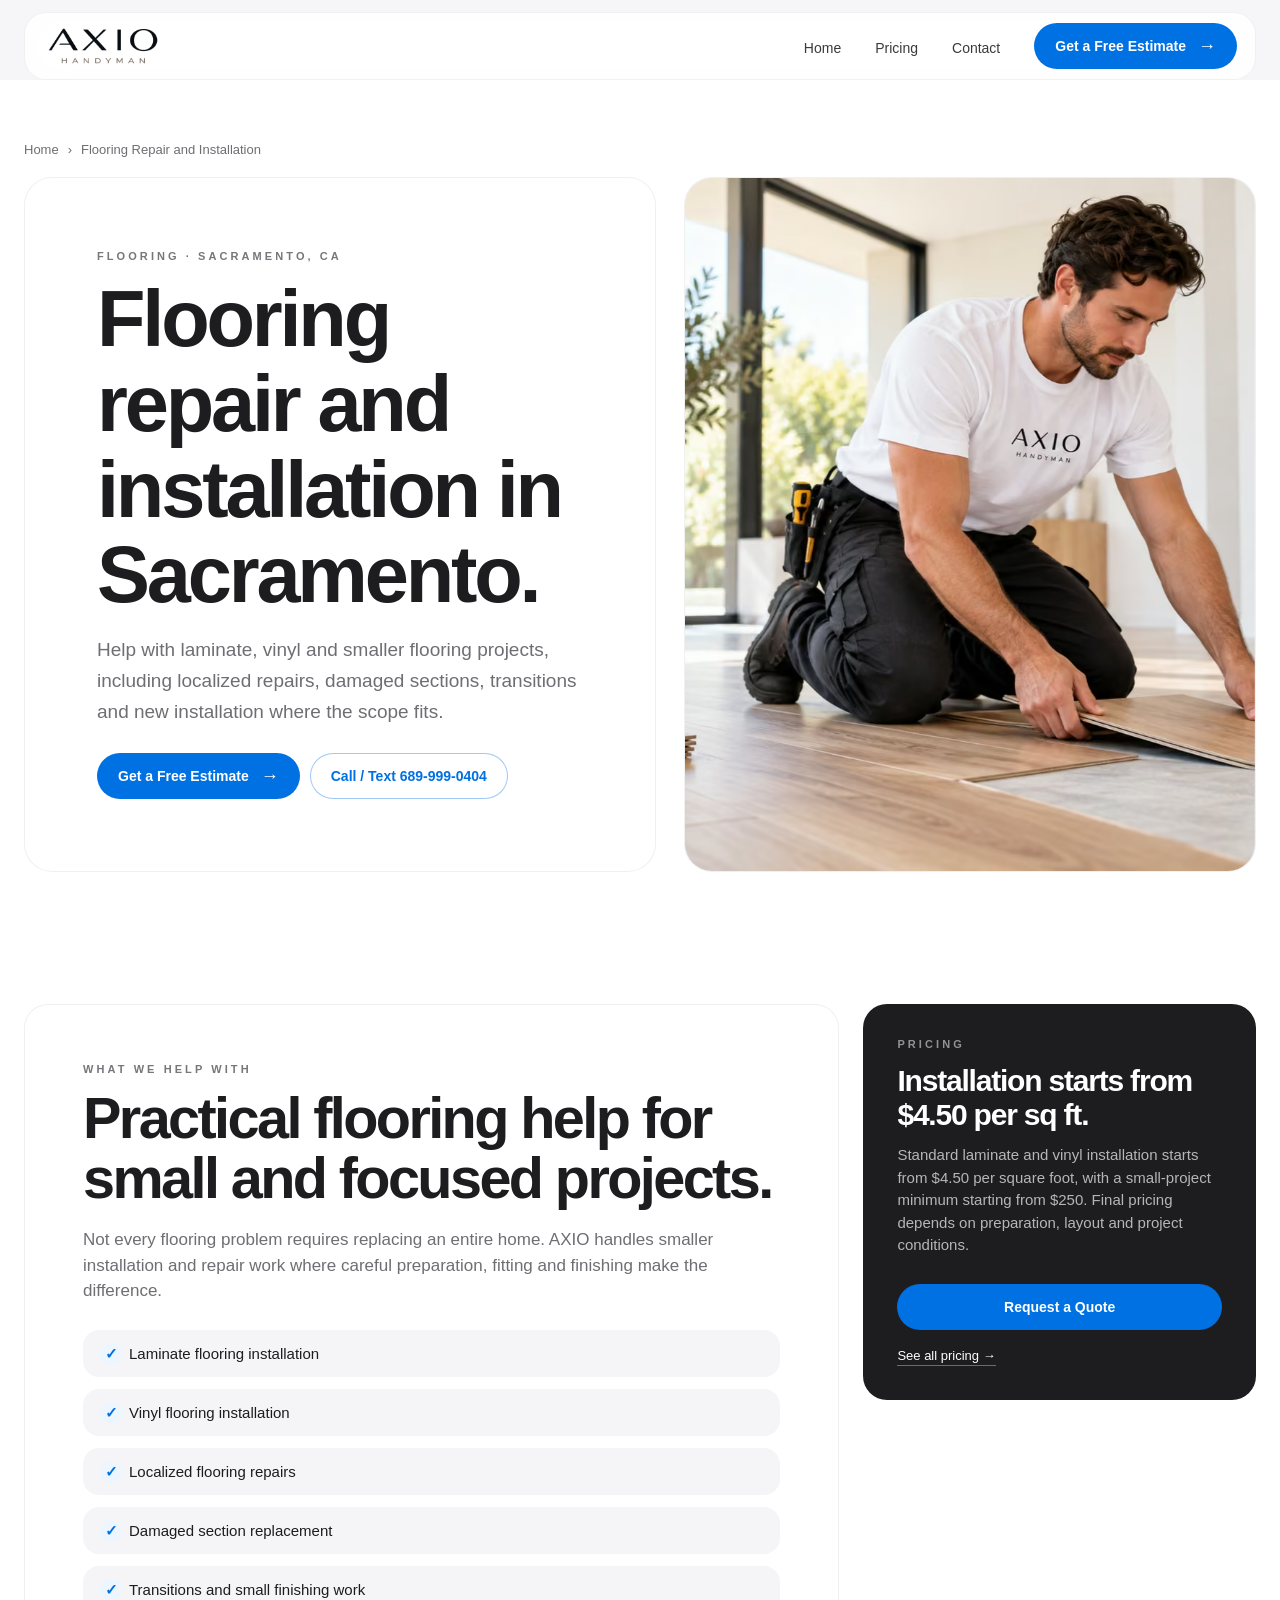
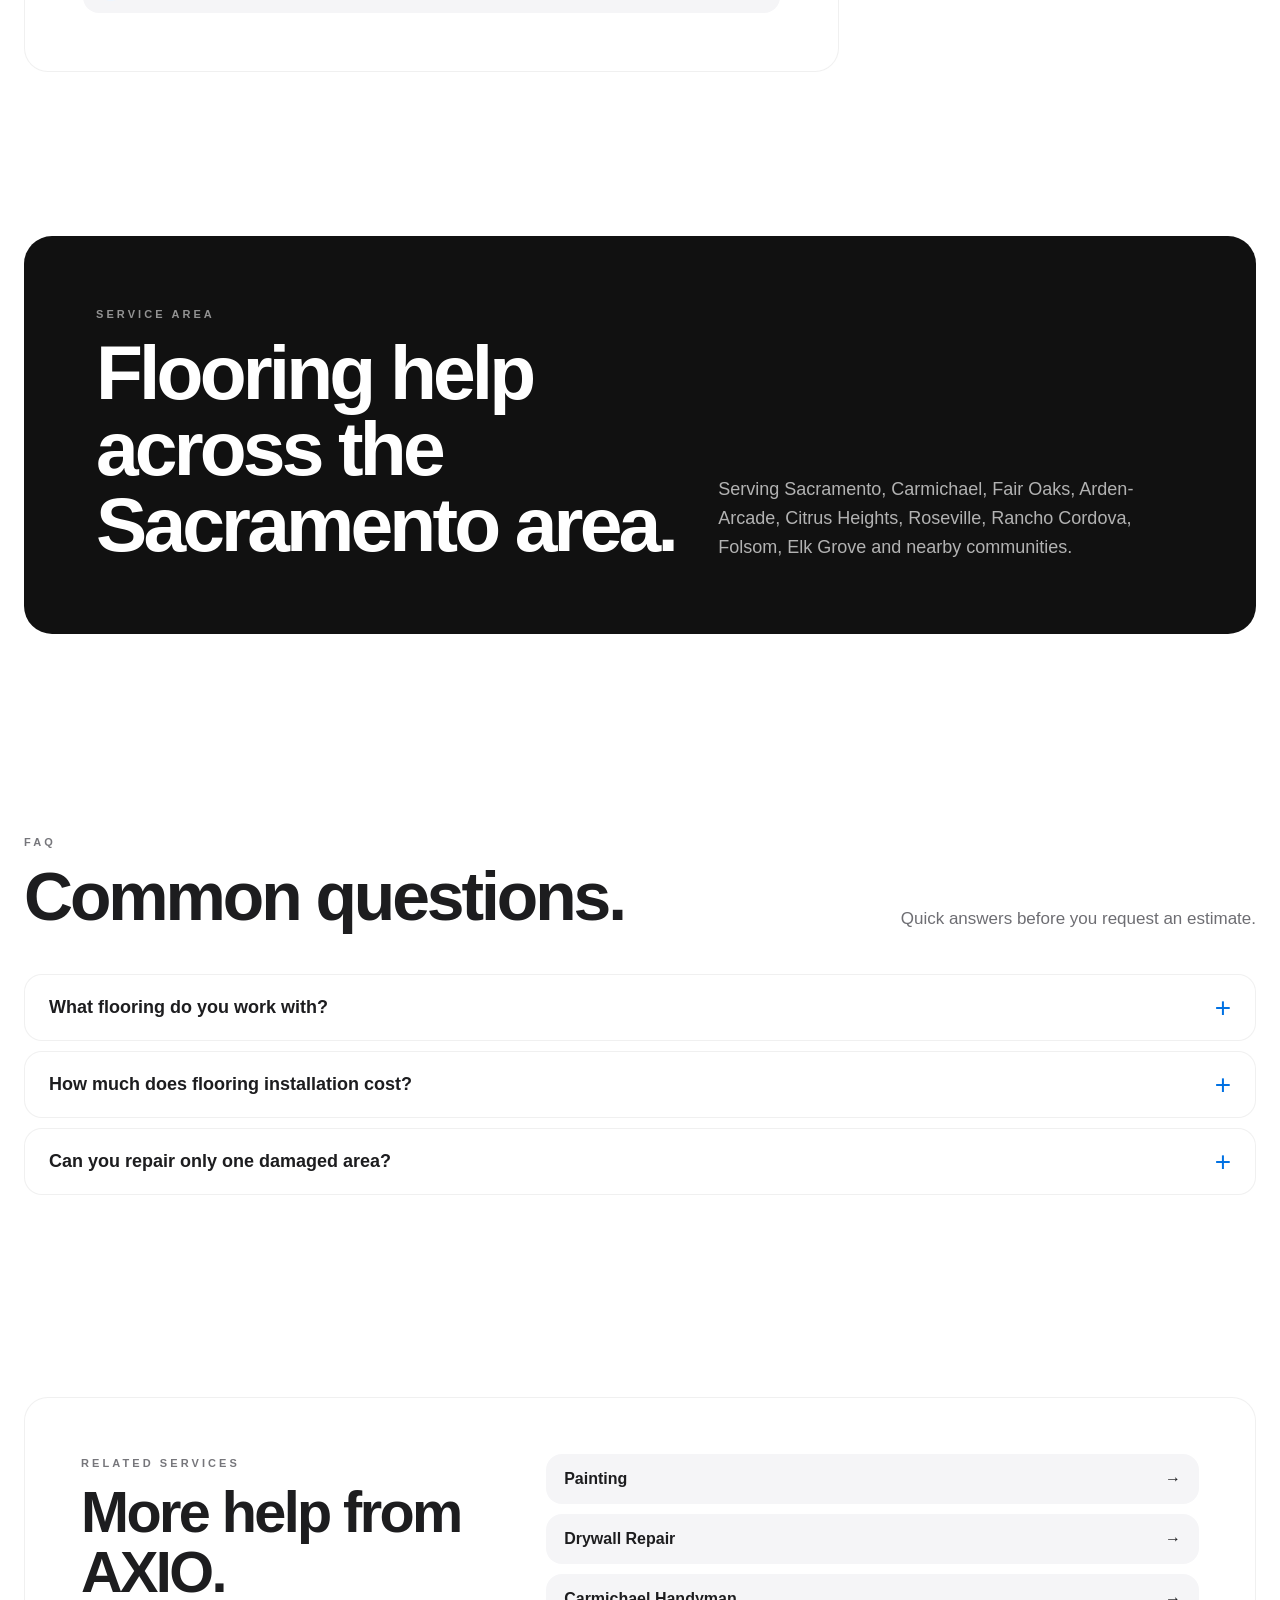
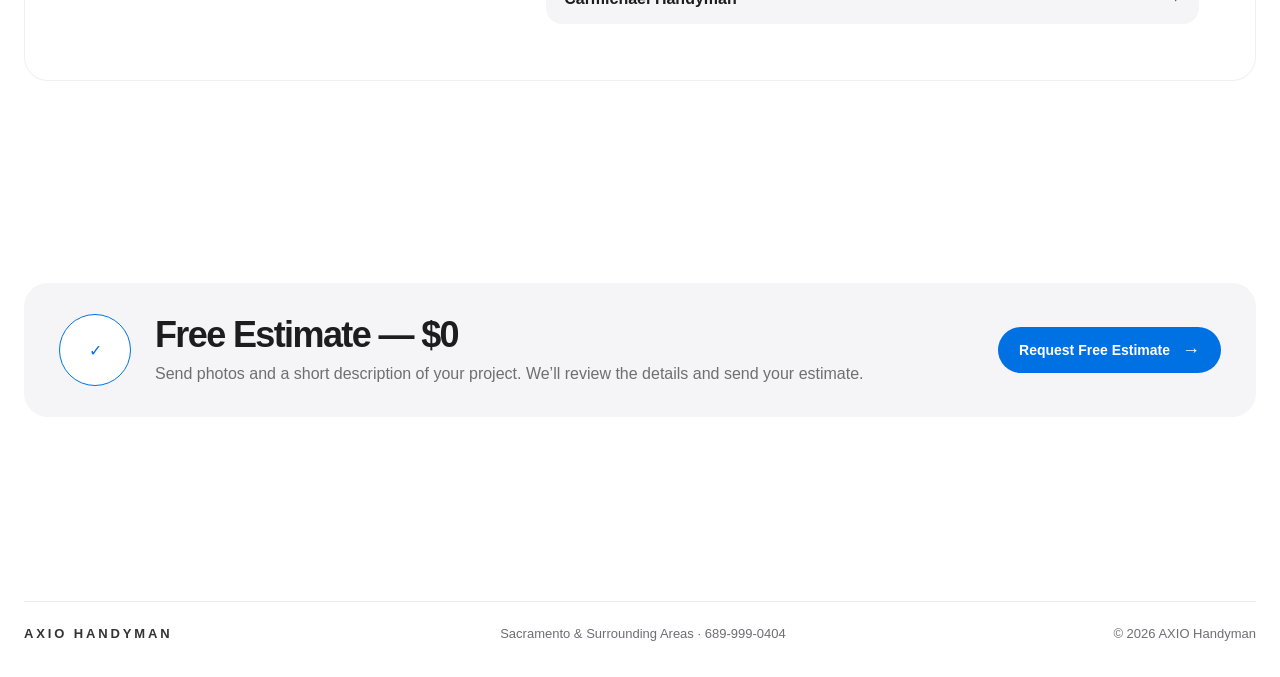
<file: flooring-repair-sacramento/index.html>
<!doctype html>
<html lang="en">
<head>
<!-- Google Tag Manager -->
<script>(function(w,d,s,l,i){w[l]=w[l]||[];w[l].push({'gtm.start':
new Date().getTime(),event:'gtm.js'});var f=d.getElementsByTagName(s)[0],
j=d.createElement(s),dl=l!='dataLayer'?'&l='+l:'';j.async=true;j.src=
'https://www.googletagmanager.com/gtm.js?id='+i+dl;f.parentNode.insertBefore(j,f);
})(window,document,'script','dataLayer','GTM-NKHSM2GW');</script>
<!-- End Google Tag Manager -->
<meta charset="utf-8">
<meta name="viewport" content="width=device-width,initial-scale=1">
<title>Flooring Repair & Installation Sacramento | AXIO Handyman</title>
<meta name="description" content="Flooring repair and installation in Sacramento for laminate, vinyl and small residential flooring projects. Local service, clear pricing and free estimates.">
<link rel="canonical" href="https://axiohandyman.com/flooring-repair-sacramento/">
<meta property="og:title" content="Flooring Repair &amp; Installation Sacramento | AXIO Handyman">
<meta property="og:description" content="Flooring repair and installation in Sacramento for laminate, vinyl and small residential flooring projects. Local service, clear pricing and free estimates.">
<meta property="og:type" content="website">
<meta property="og:url" content="https://axiohandyman.com/flooring-repair-sacramento/">
<meta property="og:image" content="https://axiohandyman.com/assets/service-flooring.webp">
<meta name="twitter:card" content="summary_large_image">
<link rel="stylesheet" href="/styles.css">
<link rel="icon" href="/favicon.ico" sizes="any">
<link rel="icon" type="image/png" sizes="48x48" href="/assets/favicon-48x48.png">
<link rel="icon" type="image/png" sizes="192x192" href="/assets/favicon-192x192.png">
<link rel="apple-touch-icon" sizes="180x180" href="/assets/apple-touch-icon.png">
<link rel="manifest" href="/site.webmanifest">
<meta name="theme-color" content="#ffffff">
<script type="application/ld+json">{"@context":"https://schema.org","@graph":[{"@type":"Service","@id":"https://axiohandyman.com/flooring-repair-sacramento/#service","name":"Flooring Repair and Installation","serviceType":"Flooring Repair and Installation","provider":{"@id":"https://axiohandyman.com/#business"},"areaServed":[{"@type":"City","name":"Sacramento"},{"@type":"City","name":"Carmichael"},{"@type":"City","name":"Fair Oaks"},{"@type":"City","name":"Arden-Arcade"},{"@type":"City","name":"Citrus Heights"},{"@type":"City","name":"Roseville"},{"@type":"City","name":"Rancho Cordova"},{"@type":"City","name":"Folsom"},{"@type":"City","name":"Elk Grove"}],"url":"https://axiohandyman.com/flooring-repair-sacramento/","description":"Flooring repair and installation in Sacramento for laminate, vinyl and small residential flooring projects. Local service, clear pricing and free estimates."},{"@type":"BreadcrumbList","itemListElement":[{"@type":"ListItem","position":1,"name":"Home","item":"https://axiohandyman.com/"},{"@type":"ListItem","position":2,"name":"Flooring Repair and Installation","item":"https://axiohandyman.com/flooring-repair-sacramento/"}]},{"@type":"FAQPage","mainEntity":[{"@type":"Question","name":"What flooring do you work with?","acceptedAnswer":{"@type":"Answer","text":"AXIO focuses on common residential flooring such as laminate and vinyl, plus localized repair and transition work."}},{"@type":"Question","name":"How much does flooring installation cost?","acceptedAnswer":{"@type":"Answer","text":"Standard installation starts from $4.50 per square foot, with a small-project minimum starting from $250. Preparation and project conditions can change the final quote."}},{"@type":"Question","name":"Can you repair only one damaged area?","acceptedAnswer":{"@type":"Answer","text":"Often, yes. Localized flooring repairs may be possible depending on the material, damage and availability of compatible replacement pieces."}}]}]}</script>
</head>
<body>
<!-- Google Tag Manager (noscript) -->
<noscript><iframe src="https://www.googletagmanager.com/ns.html?id=GTM-NKHSM2GW" height="0" width="0" style="display:none;visibility:hidden"></iframe></noscript>
<!-- End Google Tag Manager (noscript) -->
<header class="site-header"><div class="container nav">
  <a class="brand-image" href="/" aria-label="AXIO Handyman home"><img src="/assets/axio-logo.png" alt="AXIO Handyman"></a>
  <nav class="nav-links" aria-label="Main navigation"><a href="/">Home</a><a href="/pricing.html">Pricing</a><a href="/contact.html">Contact</a><a class="btn btn-primary" href="/pricing.html#estimate">Get a Free Estimate <span class="arrow">→</span></a></nav>
  <button class="menu-toggle" aria-label="Open menu" aria-expanded="false">☰</button>
</div></header>
<main>
<section class="service-page-hero"><div class="container">
  <nav class="breadcrumb" aria-label="Breadcrumb"><a href="/">Home</a><span>›</span><span>Flooring Repair and Installation</span></nav>
  <div class="service-page-hero-grid">
    <div class="service-page-copy"><div class="eyebrow">Flooring · Sacramento, CA</div><h1>Flooring repair and installation in Sacramento.</h1><p>Help with laminate, vinyl and smaller flooring projects, including localized repairs, damaged sections, transitions and new installation where the scope fits.</p><div class="home-intro-actions"><a class="btn btn-primary" href="/pricing.html#estimate">Get a Free Estimate <span class="arrow">→</span></a><a class="btn btn-light" href="tel:+16899990404">Call / Text 689-999-0404</a></div></div>
    <div class="service-page-image"><img src="/assets/service-flooring.avif" alt="AXIO handyman installing flooring in a Sacramento-area home"></div>
  </div>
</div></section>

<section class="section-tight"><div class="container service-detail-grid">
  <div class="service-detail-copy"><div class="section-kicker">What We Help With</div><h2>Practical flooring help for small and focused projects.</h2><p>Not every flooring problem requires replacing an entire home. AXIO handles smaller installation and repair work where careful preparation, fitting and finishing make the difference.</p><ul class="check-list"><li>Laminate flooring installation</li><li>Vinyl flooring installation</li><li>Localized flooring repairs</li><li>Damaged section replacement</li><li>Transitions and small finishing work</li></ul></div>
  <aside class="service-info-card"><div class="section-kicker">Pricing</div><h3>Installation starts from $4.50 per sq ft.</h3><p>Standard laminate and vinyl installation starts from $4.50 per square foot, with a small-project minimum starting from $250. Final pricing depends on preparation, layout and project conditions.</p><a class="btn btn-primary" href="/pricing.html#estimate">Request a Quote</a><a class="text-link" href="/pricing.html">See all pricing →</a></aside>
</div></section>

<section class="section-tight"><div class="container area-card service-area-band"><div><div class="section-kicker">Service Area</div><h2>Flooring help across the Sacramento area.</h2></div><p>Serving Sacramento, Carmichael, Fair Oaks, Arden-Arcade, Citrus Heights, Roseville, Rancho Cordova, Folsom, Elk Grove and nearby communities.</p></div></section>

<section class="section"><div class="container">
  <div class="section-heading"><div><div class="section-kicker">FAQ</div><h2>Common questions.</h2></div><p>Quick answers before you request an estimate.</p></div>
  <div class="faq-list"><details><summary>What flooring do you work with?</summary><p>AXIO focuses on common residential flooring such as laminate and vinyl, plus localized repair and transition work.</p></details><details><summary>How much does flooring installation cost?</summary><p>Standard installation starts from $4.50 per square foot, with a small-project minimum starting from $250. Preparation and project conditions can change the final quote.</p></details><details><summary>Can you repair only one damaged area?</summary><p>Often, yes. Localized flooring repairs may be possible depending on the material, damage and availability of compatible replacement pieces.</p></details></div>
</div></section>

<section class="section-tight"><div class="container related-services"><div><div class="section-kicker">Related Services</div><h2>More help from AXIO.</h2></div><div class="related-links"><a href="/painting-handyman-sacramento/">Painting <span>→</span></a><a href="/drywall-repair-sacramento/">Drywall Repair <span>→</span></a><a href="/handyman-carmichael/">Carmichael Handyman <span>→</span></a></div></div></section>

<section class="section"><div class="container estimate-banner"><div class="estimate-icon" aria-hidden="true">✓</div><div><h2>Free Estimate — $0</h2><p>Send photos and a short description of your project. We’ll review the details and send your estimate.</p></div><a class="btn btn-primary" href="/pricing.html#estimate">Request Free Estimate <span class="arrow">→</span></a></div></section>
</main>
<footer><div class="container footer-inner"><span class="footer-brand">AXIO HANDYMAN</span><span>Sacramento & Surrounding Areas · <a href="tel:+16899990404">689-999-0404</a></span><span>© 2026 AXIO Handyman</span></div></footer>
<script src="/script.js"></script>
</body></html>
</file>
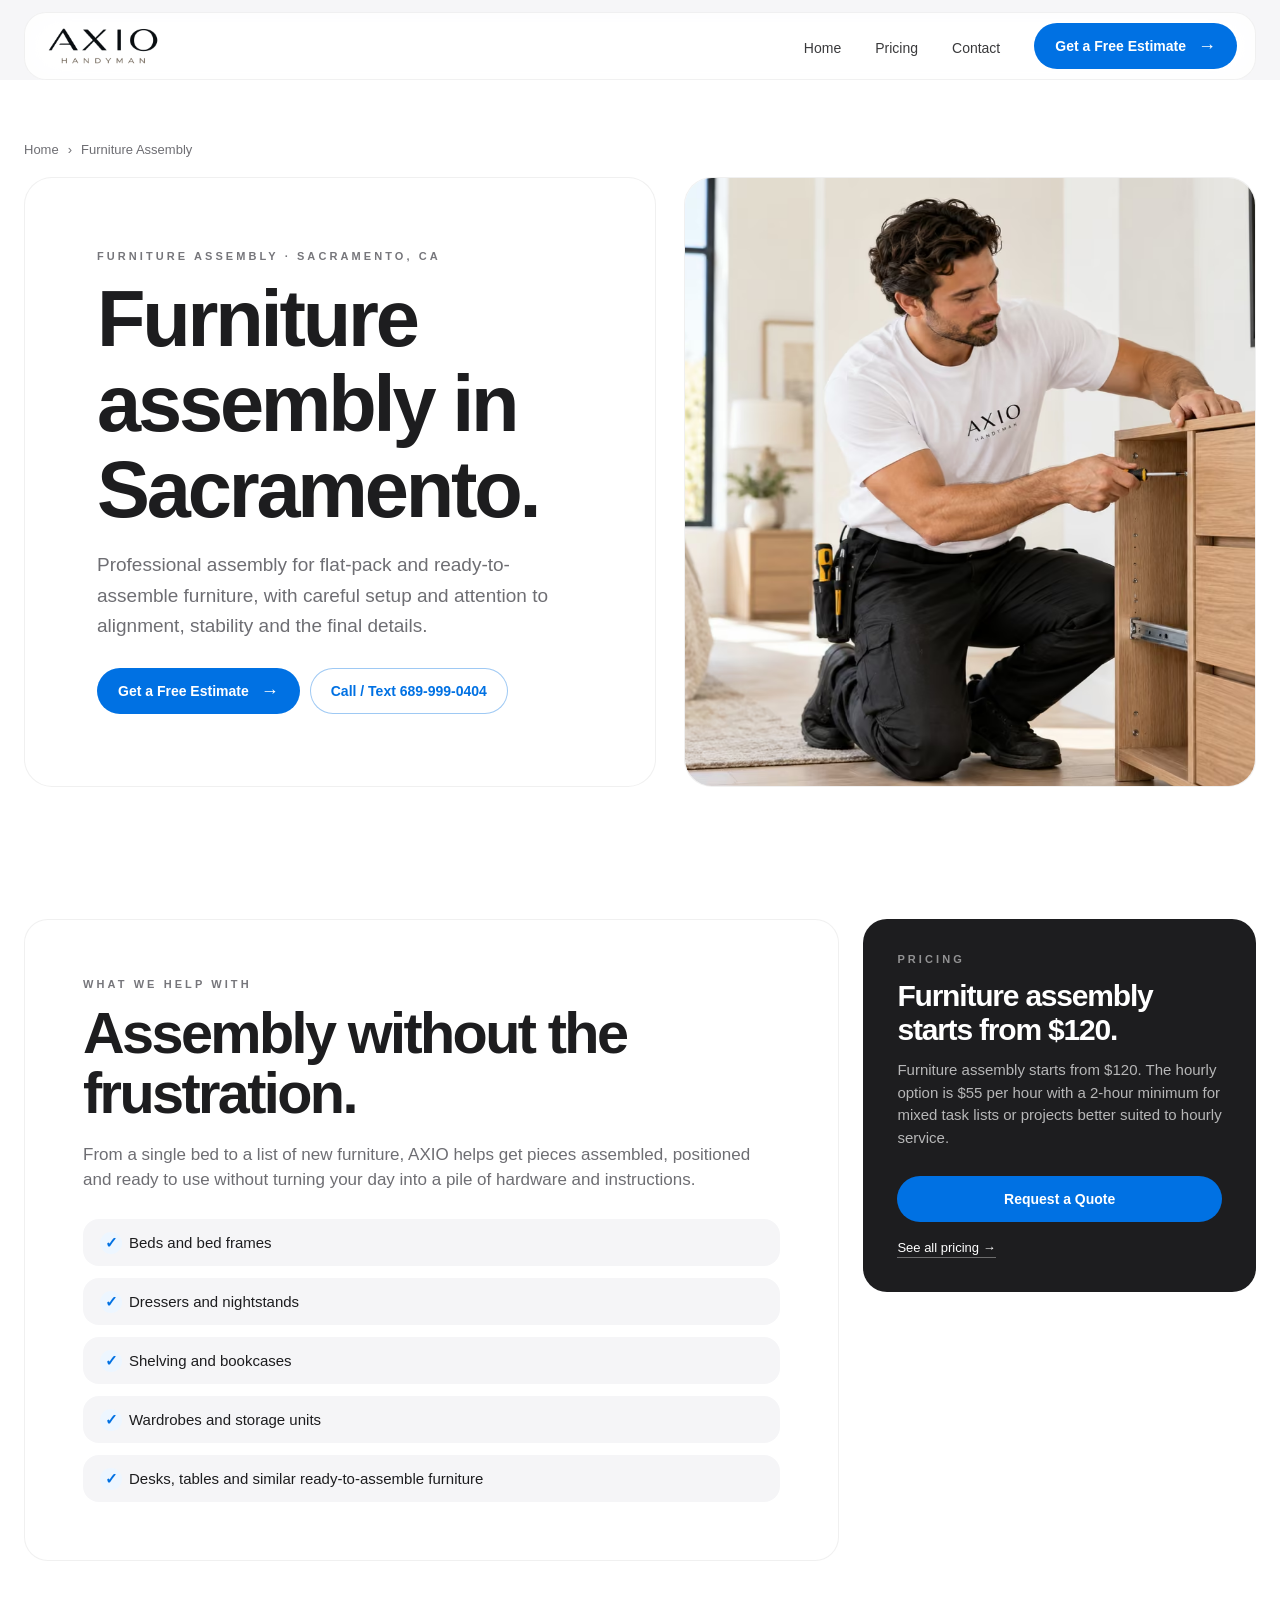
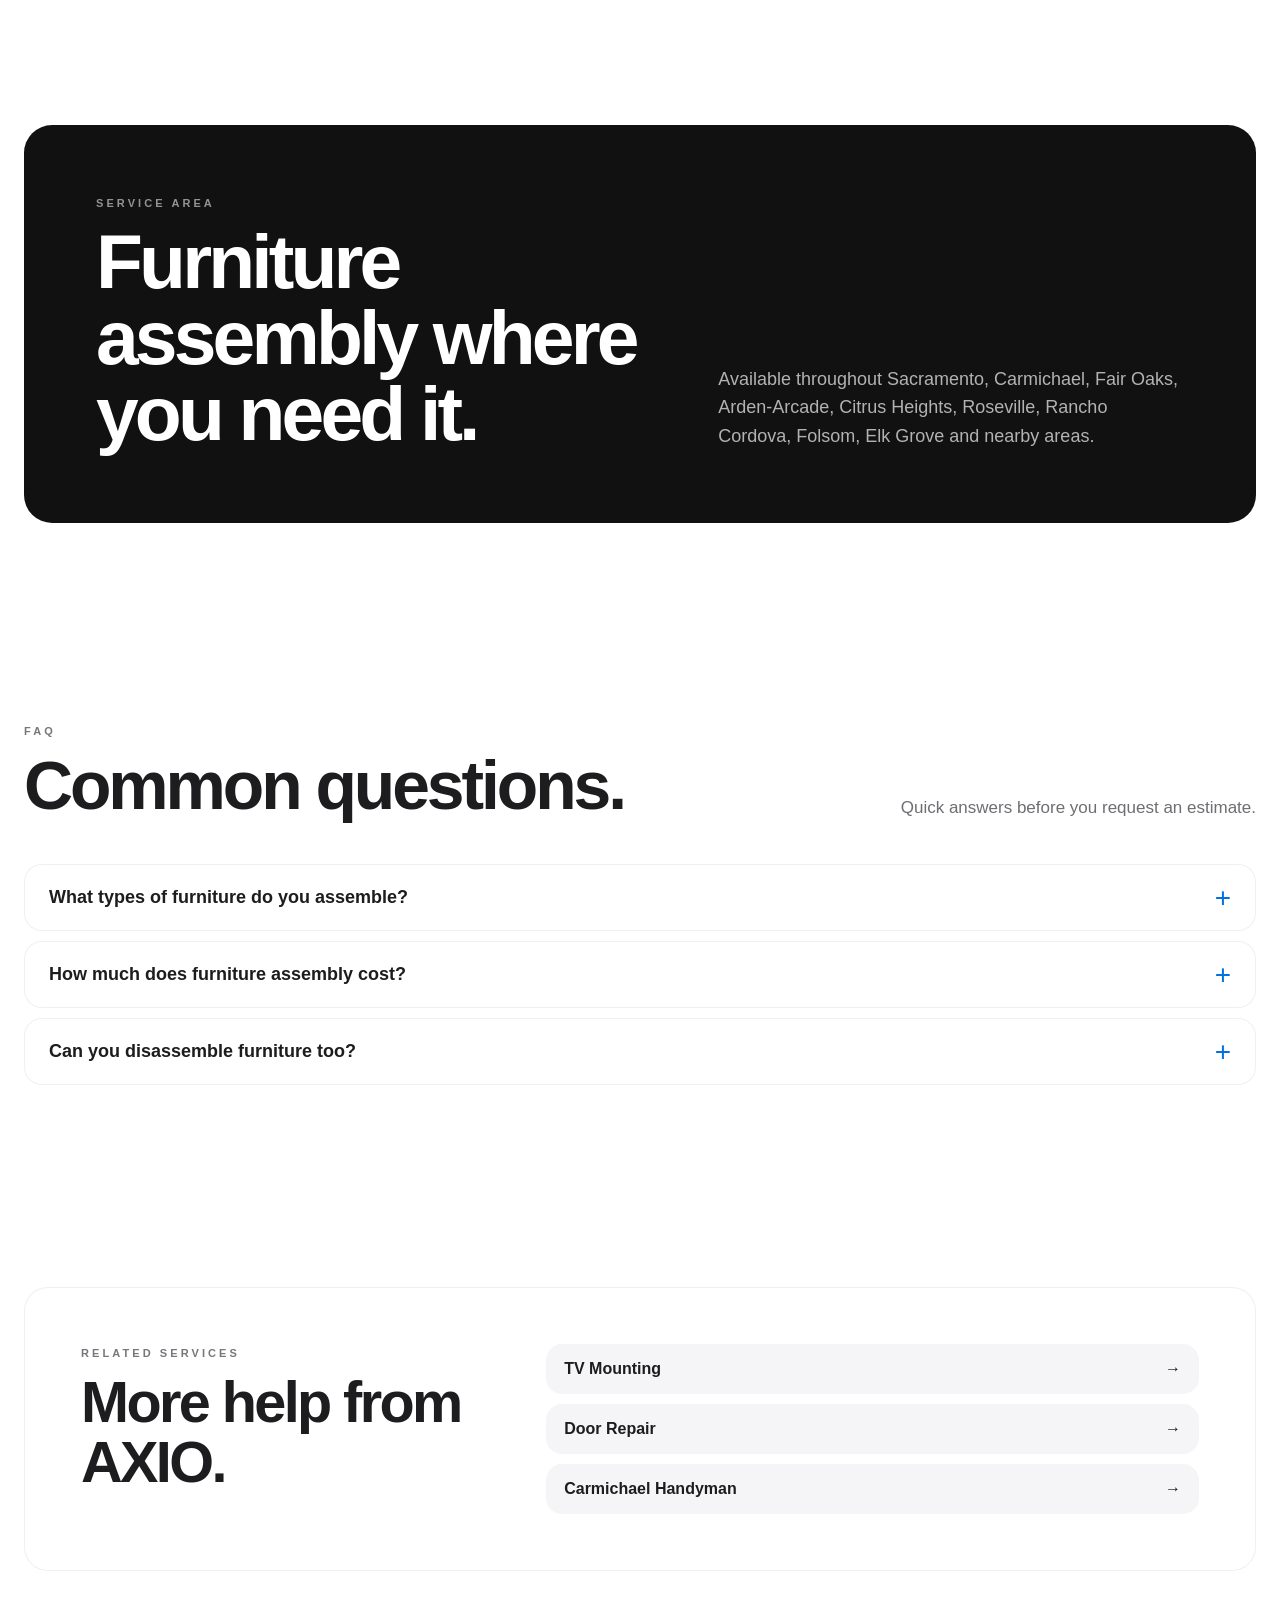
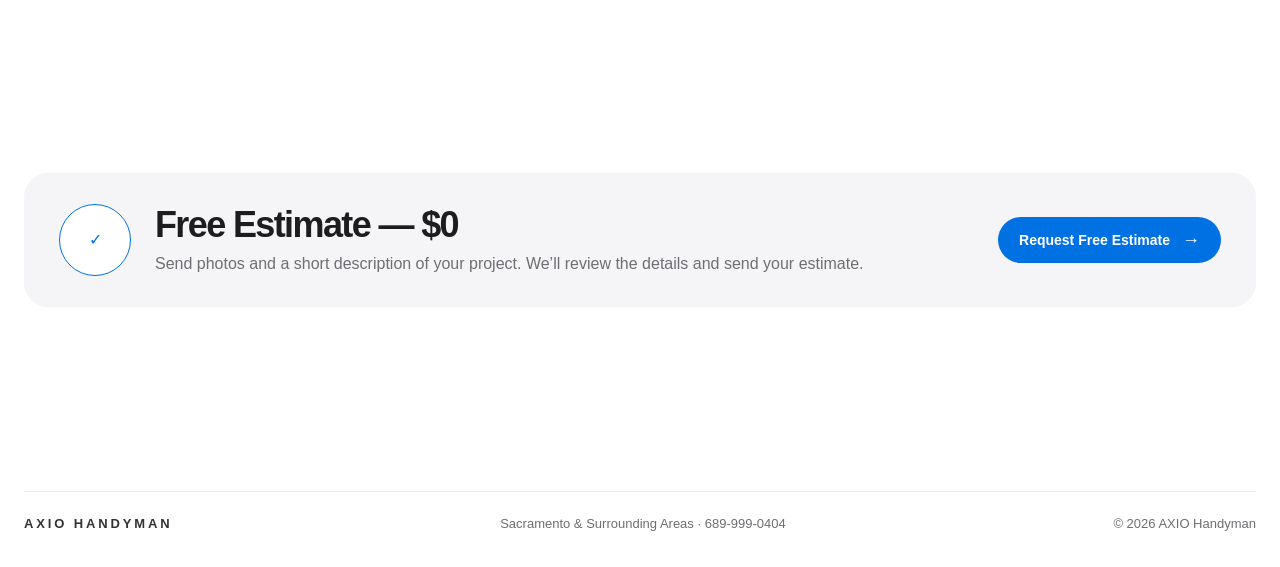
<file: furniture-assembly-sacramento/index.html>
<!doctype html>
<html lang="en">
<head>
<!-- Google Tag Manager -->
<script>(function(w,d,s,l,i){w[l]=w[l]||[];w[l].push({'gtm.start':
new Date().getTime(),event:'gtm.js'});var f=d.getElementsByTagName(s)[0],
j=d.createElement(s),dl=l!='dataLayer'?'&l='+l:'';j.async=true;j.src=
'https://www.googletagmanager.com/gtm.js?id='+i+dl;f.parentNode.insertBefore(j,f);
})(window,document,'script','dataLayer','GTM-NKHSM2GW');</script>
<!-- End Google Tag Manager -->
<meta charset="utf-8">
<meta name="viewport" content="width=device-width,initial-scale=1">
<title>Furniture Assembly Sacramento | AXIO Handyman</title>
<meta name="description" content="Furniture assembly in Sacramento for beds, dressers, shelving, wardrobes, desks, tables and more. Careful setup, fair pricing and free estimates.">
<link rel="canonical" href="https://axiohandyman.com/furniture-assembly-sacramento/">
<meta property="og:title" content="Furniture Assembly Sacramento | AXIO Handyman">
<meta property="og:description" content="Furniture assembly in Sacramento for beds, dressers, shelving, wardrobes, desks, tables and more. Careful setup, fair pricing and free estimates.">
<meta property="og:type" content="website">
<meta property="og:url" content="https://axiohandyman.com/furniture-assembly-sacramento/">
<meta property="og:image" content="https://axiohandyman.com/assets/service-furniture.webp">
<meta name="twitter:card" content="summary_large_image">
<link rel="stylesheet" href="/styles.css">
<link rel="icon" href="/favicon.ico" sizes="any">
<link rel="icon" type="image/png" sizes="48x48" href="/assets/favicon-48x48.png">
<link rel="icon" type="image/png" sizes="192x192" href="/assets/favicon-192x192.png">
<link rel="apple-touch-icon" sizes="180x180" href="/assets/apple-touch-icon.png">
<link rel="manifest" href="/site.webmanifest">
<meta name="theme-color" content="#ffffff">
<script type="application/ld+json">{"@context":"https://schema.org","@graph":[{"@type":"Service","@id":"https://axiohandyman.com/furniture-assembly-sacramento/#service","name":"Furniture Assembly","serviceType":"Furniture Assembly","provider":{"@id":"https://axiohandyman.com/#business"},"areaServed":[{"@type":"City","name":"Sacramento"},{"@type":"City","name":"Carmichael"},{"@type":"City","name":"Fair Oaks"},{"@type":"City","name":"Arden-Arcade"},{"@type":"City","name":"Citrus Heights"},{"@type":"City","name":"Roseville"},{"@type":"City","name":"Rancho Cordova"},{"@type":"City","name":"Folsom"},{"@type":"City","name":"Elk Grove"}],"url":"https://axiohandyman.com/furniture-assembly-sacramento/","description":"Furniture assembly in Sacramento for beds, dressers, shelving, wardrobes, desks, tables and more. Careful setup, fair pricing and free estimates."},{"@type":"BreadcrumbList","itemListElement":[{"@type":"ListItem","position":1,"name":"Home","item":"https://axiohandyman.com/"},{"@type":"ListItem","position":2,"name":"Furniture Assembly","item":"https://axiohandyman.com/furniture-assembly-sacramento/"}]},{"@type":"FAQPage","mainEntity":[{"@type":"Question","name":"What types of furniture do you assemble?","acceptedAnswer":{"@type":"Answer","text":"AXIO assembles common ready-to-assemble furniture including beds, dressers, shelves, wardrobes, desks, tables and similar items."}},{"@type":"Question","name":"How much does furniture assembly cost?","acceptedAnswer":{"@type":"Answer","text":"Furniture assembly starts from $120. Larger or multi-item projects may be quoted at a fixed project price or the $55 hourly rate with a 2-hour minimum."}},{"@type":"Question","name":"Can you disassemble furniture too?","acceptedAnswer":{"@type":"Answer","text":"Yes. Furniture disassembly can also be handled when needed for moving, storage or room changes."}}]}]}</script>
</head>
<body>
<!-- Google Tag Manager (noscript) -->
<noscript><iframe src="https://www.googletagmanager.com/ns.html?id=GTM-NKHSM2GW" height="0" width="0" style="display:none;visibility:hidden"></iframe></noscript>
<!-- End Google Tag Manager (noscript) -->
<header class="site-header"><div class="container nav">
  <a class="brand-image" href="/" aria-label="AXIO Handyman home"><img src="/assets/axio-logo.png" alt="AXIO Handyman"></a>
  <nav class="nav-links" aria-label="Main navigation"><a href="/">Home</a><a href="/pricing.html">Pricing</a><a href="/contact.html">Contact</a><a class="btn btn-primary" href="/pricing.html#estimate">Get a Free Estimate <span class="arrow">→</span></a></nav>
  <button class="menu-toggle" aria-label="Open menu" aria-expanded="false">☰</button>
</div></header>
<main>
<section class="service-page-hero"><div class="container">
  <nav class="breadcrumb" aria-label="Breadcrumb"><a href="/">Home</a><span>›</span><span>Furniture Assembly</span></nav>
  <div class="service-page-hero-grid">
    <div class="service-page-copy"><div class="eyebrow">Furniture Assembly · Sacramento, CA</div><h1>Furniture assembly in Sacramento.</h1><p>Professional assembly for flat-pack and ready-to-assemble furniture, with careful setup and attention to alignment, stability and the final details.</p><div class="home-intro-actions"><a class="btn btn-primary" href="/pricing.html#estimate">Get a Free Estimate <span class="arrow">→</span></a><a class="btn btn-light" href="tel:+16899990404">Call / Text 689-999-0404</a></div></div>
    <div class="service-page-image"><img src="/assets/service-furniture.avif" alt="AXIO handyman assembling furniture in a Sacramento-area home"></div>
  </div>
</div></section>

<section class="section-tight"><div class="container service-detail-grid">
  <div class="service-detail-copy"><div class="section-kicker">What We Help With</div><h2>Assembly without the frustration.</h2><p>From a single bed to a list of new furniture, AXIO helps get pieces assembled, positioned and ready to use without turning your day into a pile of hardware and instructions.</p><ul class="check-list"><li>Beds and bed frames</li><li>Dressers and nightstands</li><li>Shelving and bookcases</li><li>Wardrobes and storage units</li><li>Desks, tables and similar ready-to-assemble furniture</li></ul></div>
  <aside class="service-info-card"><div class="section-kicker">Pricing</div><h3>Furniture assembly starts from $120.</h3><p>Furniture assembly starts from $120. The hourly option is $55 per hour with a 2-hour minimum for mixed task lists or projects better suited to hourly service.</p><a class="btn btn-primary" href="/pricing.html#estimate">Request a Quote</a><a class="text-link" href="/pricing.html">See all pricing →</a></aside>
</div></section>

<section class="section-tight"><div class="container area-card service-area-band"><div><div class="section-kicker">Service Area</div><h2>Furniture assembly where you need it.</h2></div><p>Available throughout Sacramento, Carmichael, Fair Oaks, Arden-Arcade, Citrus Heights, Roseville, Rancho Cordova, Folsom, Elk Grove and nearby areas.</p></div></section>

<section class="section"><div class="container">
  <div class="section-heading"><div><div class="section-kicker">FAQ</div><h2>Common questions.</h2></div><p>Quick answers before you request an estimate.</p></div>
  <div class="faq-list"><details><summary>What types of furniture do you assemble?</summary><p>AXIO assembles common ready-to-assemble furniture including beds, dressers, shelves, wardrobes, desks, tables and similar items.</p></details><details><summary>How much does furniture assembly cost?</summary><p>Furniture assembly starts from $120. Larger or multi-item projects may be quoted at a fixed project price or the $55 hourly rate with a 2-hour minimum.</p></details><details><summary>Can you disassemble furniture too?</summary><p>Yes. Furniture disassembly can also be handled when needed for moving, storage or room changes.</p></details></div>
</div></section>

<section class="section-tight"><div class="container related-services"><div><div class="section-kicker">Related Services</div><h2>More help from AXIO.</h2></div><div class="related-links"><a href="/tv-mounting-sacramento/">TV Mounting <span>→</span></a><a href="/door-repair-sacramento/">Door Repair <span>→</span></a><a href="/handyman-carmichael/">Carmichael Handyman <span>→</span></a></div></div></section>

<section class="section"><div class="container estimate-banner"><div class="estimate-icon" aria-hidden="true">✓</div><div><h2>Free Estimate — $0</h2><p>Send photos and a short description of your project. We’ll review the details and send your estimate.</p></div><a class="btn btn-primary" href="/pricing.html#estimate">Request Free Estimate <span class="arrow">→</span></a></div></section>
</main>
<footer><div class="container footer-inner"><span class="footer-brand">AXIO HANDYMAN</span><span>Sacramento & Surrounding Areas · <a href="tel:+16899990404">689-999-0404</a></span><span>© 2026 AXIO Handyman</span></div></footer>
<script src="/script.js"></script>
</body></html>
</file>
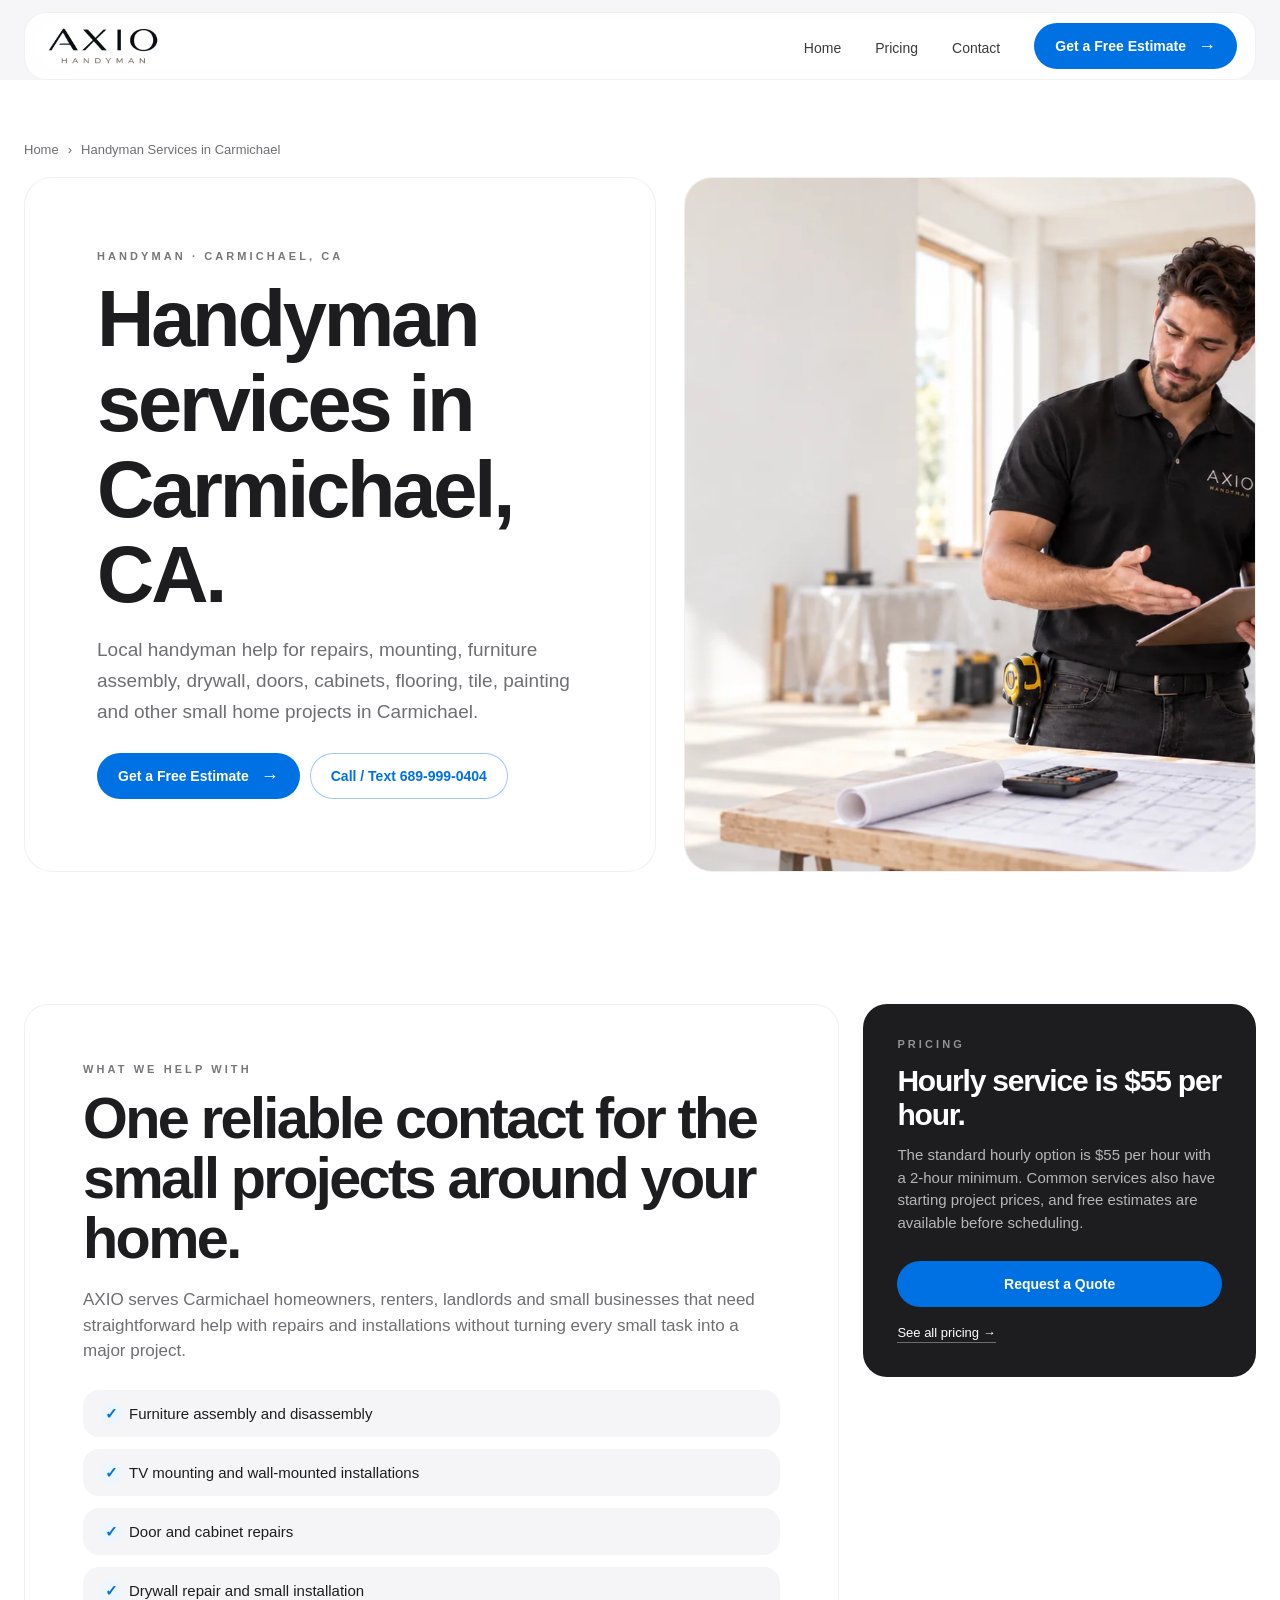
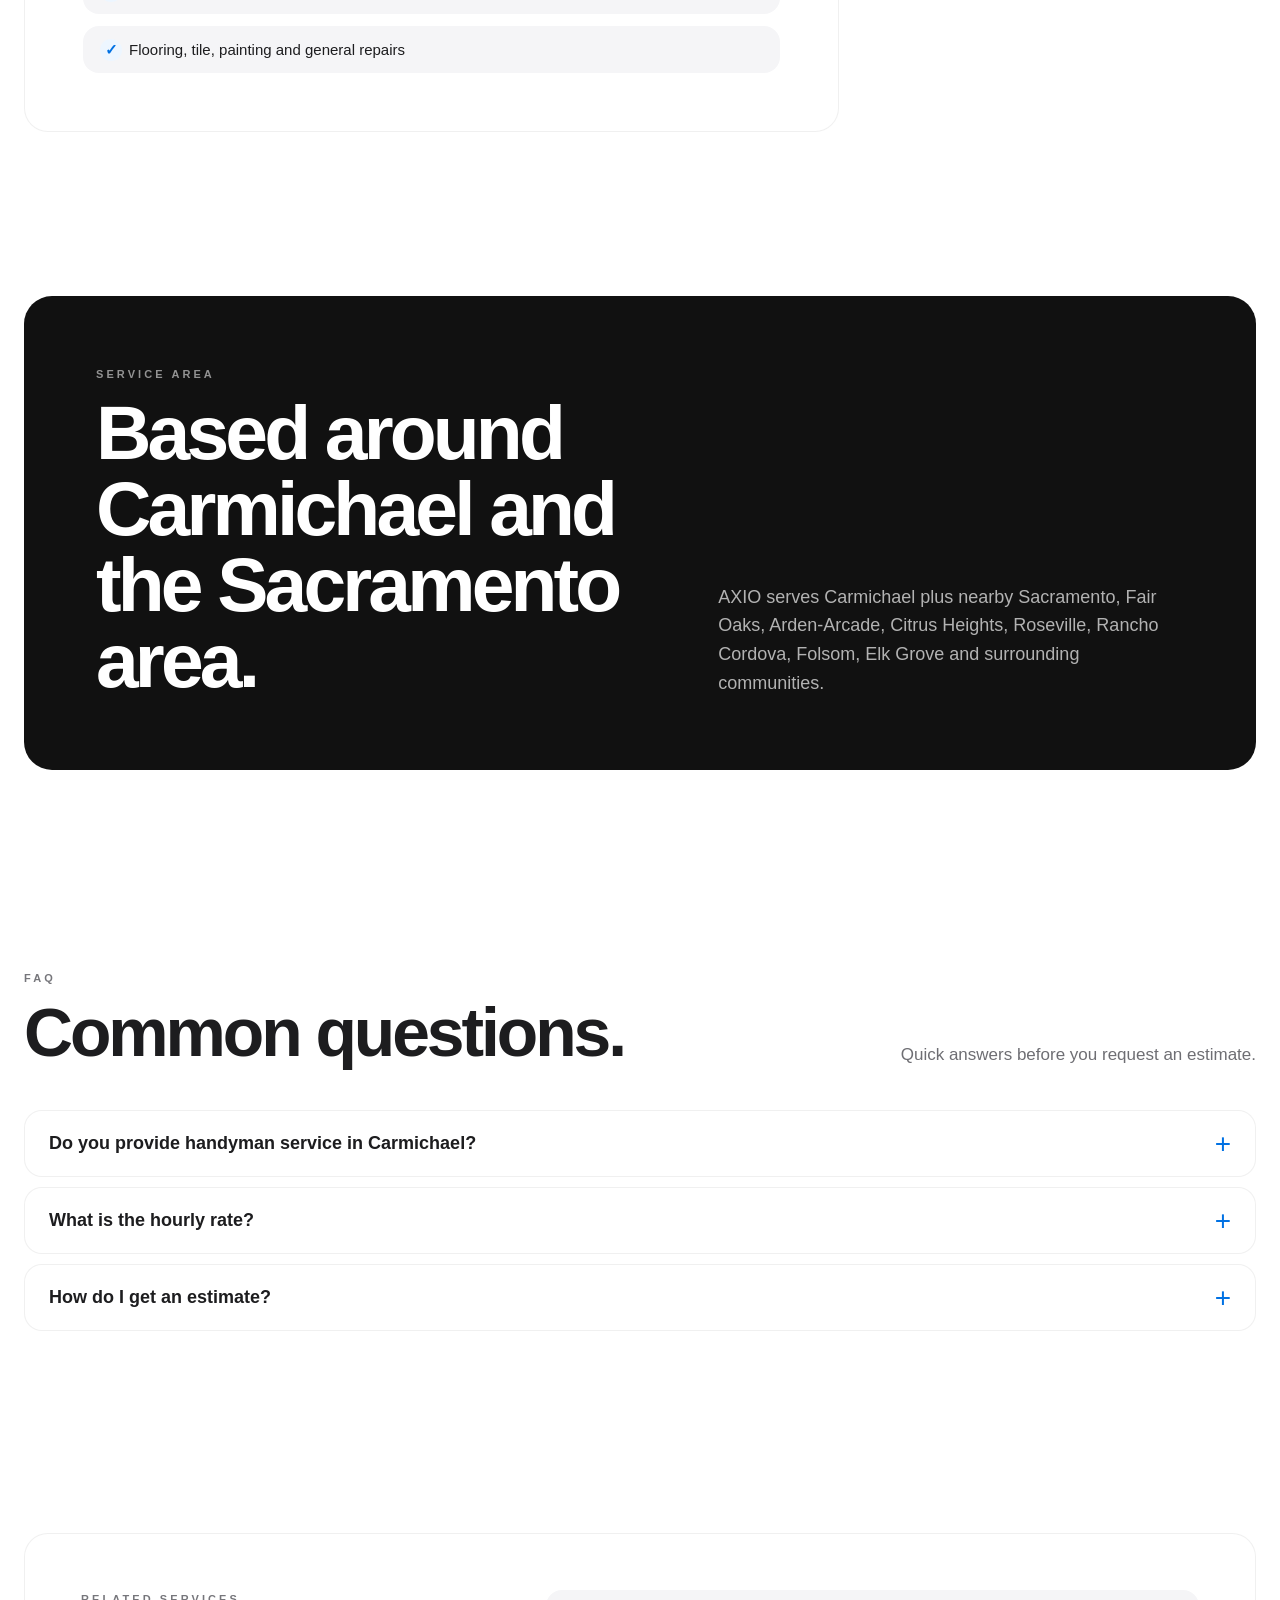
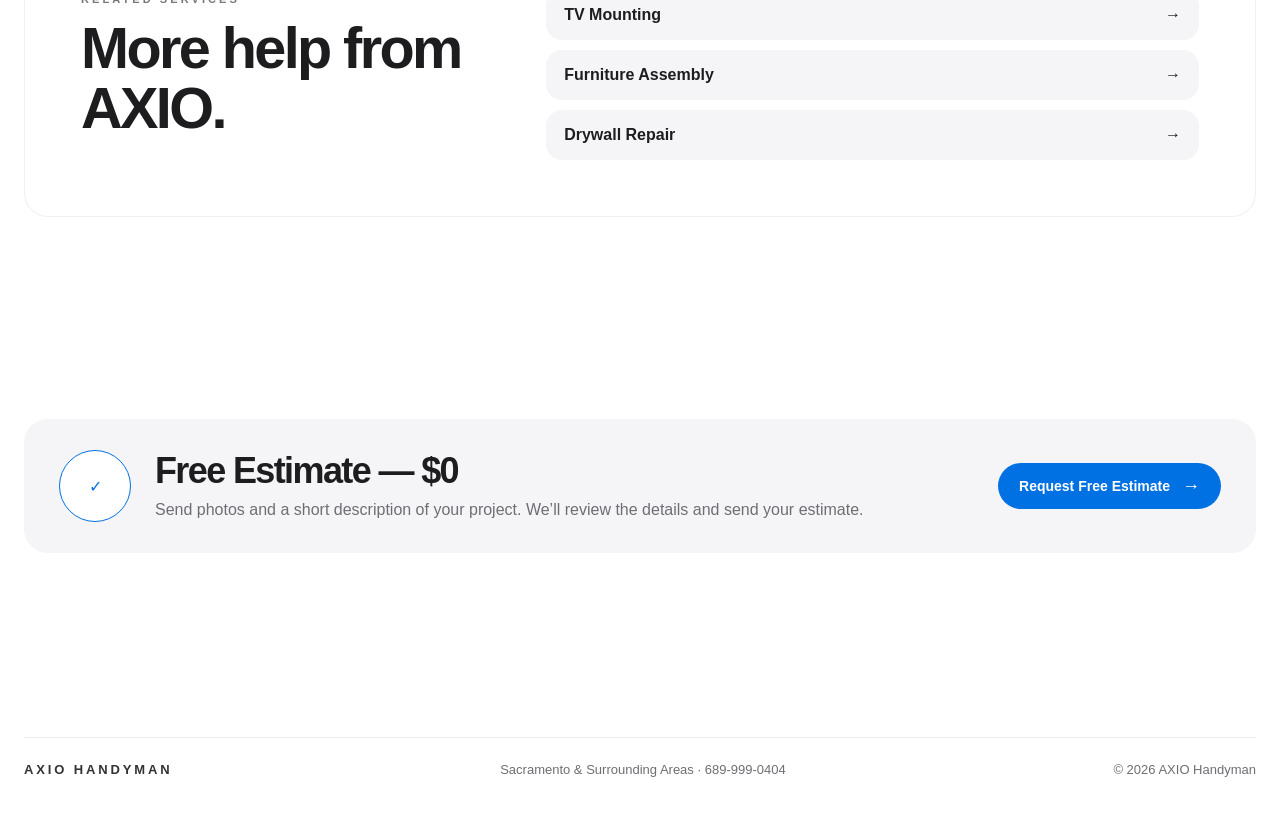
<file: handyman-carmichael/index.html>
<!doctype html>
<html lang="en">
<head>
<!-- Google Tag Manager -->
<script>(function(w,d,s,l,i){w[l]=w[l]||[];w[l].push({'gtm.start':
new Date().getTime(),event:'gtm.js'});var f=d.getElementsByTagName(s)[0],
j=d.createElement(s),dl=l!='dataLayer'?'&l='+l:'';j.async=true;j.src=
'https://www.googletagmanager.com/gtm.js?id='+i+dl;f.parentNode.insertBefore(j,f);
})(window,document,'script','dataLayer','GTM-NKHSM2GW');</script>
<!-- End Google Tag Manager -->
<meta charset="utf-8">
<meta name="viewport" content="width=device-width,initial-scale=1">
<title>Handyman Carmichael CA | AXIO Handyman</title>
<meta name="description" content="Local handyman in Carmichael, CA for furniture assembly, TV mounting, doors, cabinets, drywall, flooring, tile, painting and general home repairs.">
<link rel="canonical" href="https://axiohandyman.com/handyman-carmichael/">
<meta property="og:title" content="Handyman Carmichael CA | AXIO Handyman">
<meta property="og:description" content="Local handyman in Carmichael, CA for furniture assembly, TV mounting, doors, cabinets, drywall, flooring, tile, painting and general home repairs.">
<meta property="og:type" content="website">
<meta property="og:url" content="https://axiohandyman.com/handyman-carmichael/">
<meta property="og:image" content="https://axiohandyman.com/assets/services-main.webp">
<meta name="twitter:card" content="summary_large_image">
<link rel="stylesheet" href="/styles.css">
<link rel="icon" href="/favicon.ico" sizes="any">
<link rel="icon" type="image/png" sizes="48x48" href="/assets/favicon-48x48.png">
<link rel="icon" type="image/png" sizes="192x192" href="/assets/favicon-192x192.png">
<link rel="apple-touch-icon" sizes="180x180" href="/assets/apple-touch-icon.png">
<link rel="manifest" href="/site.webmanifest">
<meta name="theme-color" content="#ffffff">
<script type="application/ld+json">{"@context":"https://schema.org","@graph":[{"@type":"Service","@id":"https://axiohandyman.com/handyman-carmichael/#service","name":"Handyman Services in Carmichael","serviceType":"Handyman Services in Carmichael","provider":{"@id":"https://axiohandyman.com/#business"},"areaServed":[{"@type":"City","name":"Sacramento"},{"@type":"City","name":"Carmichael"},{"@type":"City","name":"Fair Oaks"},{"@type":"City","name":"Arden-Arcade"},{"@type":"City","name":"Citrus Heights"},{"@type":"City","name":"Roseville"},{"@type":"City","name":"Rancho Cordova"},{"@type":"City","name":"Folsom"},{"@type":"City","name":"Elk Grove"}],"url":"https://axiohandyman.com/handyman-carmichael/","description":"Local handyman in Carmichael, CA for furniture assembly, TV mounting, doors, cabinets, drywall, flooring, tile, painting and general home repairs."},{"@type":"BreadcrumbList","itemListElement":[{"@type":"ListItem","position":1,"name":"Home","item":"https://axiohandyman.com/"},{"@type":"ListItem","position":2,"name":"Handyman Services in Carmichael","item":"https://axiohandyman.com/handyman-carmichael/"}]},{"@type":"FAQPage","mainEntity":[{"@type":"Question","name":"Do you provide handyman service in Carmichael?","acceptedAnswer":{"@type":"Answer","text":"Yes. Carmichael is one of AXIO Handyman's primary service areas for repairs, installations, assembly and other small home projects."}},{"@type":"Question","name":"What is the hourly rate?","acceptedAnswer":{"@type":"Answer","text":"The standard hourly option is $55 per hour with a 2-hour minimum. Fixed project pricing is also available when the scope is clear."}},{"@type":"Question","name":"How do I get an estimate?","acceptedAnswer":{"@type":"Answer","text":"Use the Free Estimate form to send photos and a short project description, or call or text 689-999-0404."}}]}]}</script>
</head>
<body>
<!-- Google Tag Manager (noscript) -->
<noscript><iframe src="https://www.googletagmanager.com/ns.html?id=GTM-NKHSM2GW" height="0" width="0" style="display:none;visibility:hidden"></iframe></noscript>
<!-- End Google Tag Manager (noscript) -->
<header class="site-header"><div class="container nav">
  <a class="brand-image" href="/" aria-label="AXIO Handyman home"><img src="/assets/axio-logo.png" alt="AXIO Handyman"></a>
  <nav class="nav-links" aria-label="Main navigation"><a href="/">Home</a><a href="/pricing.html">Pricing</a><a href="/contact.html">Contact</a><a class="btn btn-primary" href="/pricing.html#estimate">Get a Free Estimate <span class="arrow">→</span></a></nav>
  <button class="menu-toggle" aria-label="Open menu" aria-expanded="false">☰</button>
</div></header>
<main>
<section class="service-page-hero"><div class="container">
  <nav class="breadcrumb" aria-label="Breadcrumb"><a href="/">Home</a><span>›</span><span>Handyman Services in Carmichael</span></nav>
  <div class="service-page-hero-grid">
    <div class="service-page-copy"><div class="eyebrow">Handyman · Carmichael, CA</div><h1>Handyman services in Carmichael, CA.</h1><p>Local handyman help for repairs, mounting, furniture assembly, drywall, doors, cabinets, flooring, tile, painting and other small home projects in Carmichael.</p><div class="home-intro-actions"><a class="btn btn-primary" href="/pricing.html#estimate">Get a Free Estimate <span class="arrow">→</span></a><a class="btn btn-light" href="tel:+16899990404">Call / Text 689-999-0404</a></div></div>
    <div class="service-page-image"><img src="/assets/services-main.webp" alt="AXIO Handyman providing home repair service near Carmichael California"></div>
  </div>
</div></section>

<section class="section-tight"><div class="container service-detail-grid">
  <div class="service-detail-copy"><div class="section-kicker">What We Help With</div><h2>One reliable contact for the small projects around your home.</h2><p>AXIO serves Carmichael homeowners, renters, landlords and small businesses that need straightforward help with repairs and installations without turning every small task into a major project.</p><ul class="check-list"><li>Furniture assembly and disassembly</li><li>TV mounting and wall-mounted installations</li><li>Door and cabinet repairs</li><li>Drywall repair and small installation</li><li>Flooring, tile, painting and general repairs</li></ul></div>
  <aside class="service-info-card"><div class="section-kicker">Pricing</div><h3>Hourly service is $55 per hour.</h3><p>The standard hourly option is $55 per hour with a 2-hour minimum. Common services also have starting project prices, and free estimates are available before scheduling.</p><a class="btn btn-primary" href="/pricing.html#estimate">Request a Quote</a><a class="text-link" href="/pricing.html">See all pricing →</a></aside>
</div></section>

<section class="section-tight"><div class="container area-card service-area-band"><div><div class="section-kicker">Service Area</div><h2>Based around Carmichael and the Sacramento area.</h2></div><p>AXIO serves Carmichael plus nearby Sacramento, Fair Oaks, Arden-Arcade, Citrus Heights, Roseville, Rancho Cordova, Folsom, Elk Grove and surrounding communities.</p></div></section>

<section class="section"><div class="container">
  <div class="section-heading"><div><div class="section-kicker">FAQ</div><h2>Common questions.</h2></div><p>Quick answers before you request an estimate.</p></div>
  <div class="faq-list"><details><summary>Do you provide handyman service in Carmichael?</summary><p>Yes. Carmichael is one of AXIO Handyman's primary service areas for repairs, installations, assembly and other small home projects.</p></details><details><summary>What is the hourly rate?</summary><p>The standard hourly option is $55 per hour with a 2-hour minimum. Fixed project pricing is also available when the scope is clear.</p></details><details><summary>How do I get an estimate?</summary><p>Use the Free Estimate form to send photos and a short project description, or call or text 689-999-0404.</p></details></div>
</div></section>

<section class="section-tight"><div class="container related-services"><div><div class="section-kicker">Related Services</div><h2>More help from AXIO.</h2></div><div class="related-links"><a href="/tv-mounting-sacramento/">TV Mounting <span>→</span></a><a href="/furniture-assembly-sacramento/">Furniture Assembly <span>→</span></a><a href="/drywall-repair-sacramento/">Drywall Repair <span>→</span></a></div></div></section>

<section class="section"><div class="container estimate-banner"><div class="estimate-icon" aria-hidden="true">✓</div><div><h2>Free Estimate — $0</h2><p>Send photos and a short description of your project. We’ll review the details and send your estimate.</p></div><a class="btn btn-primary" href="/pricing.html#estimate">Request Free Estimate <span class="arrow">→</span></a></div></section>
</main>
<footer><div class="container footer-inner"><span class="footer-brand">AXIO HANDYMAN</span><span>Sacramento & Surrounding Areas · <a href="tel:+16899990404">689-999-0404</a></span><span>© 2026 AXIO Handyman</span></div></footer>
<script src="/script.js"></script>
</body></html>
</file>
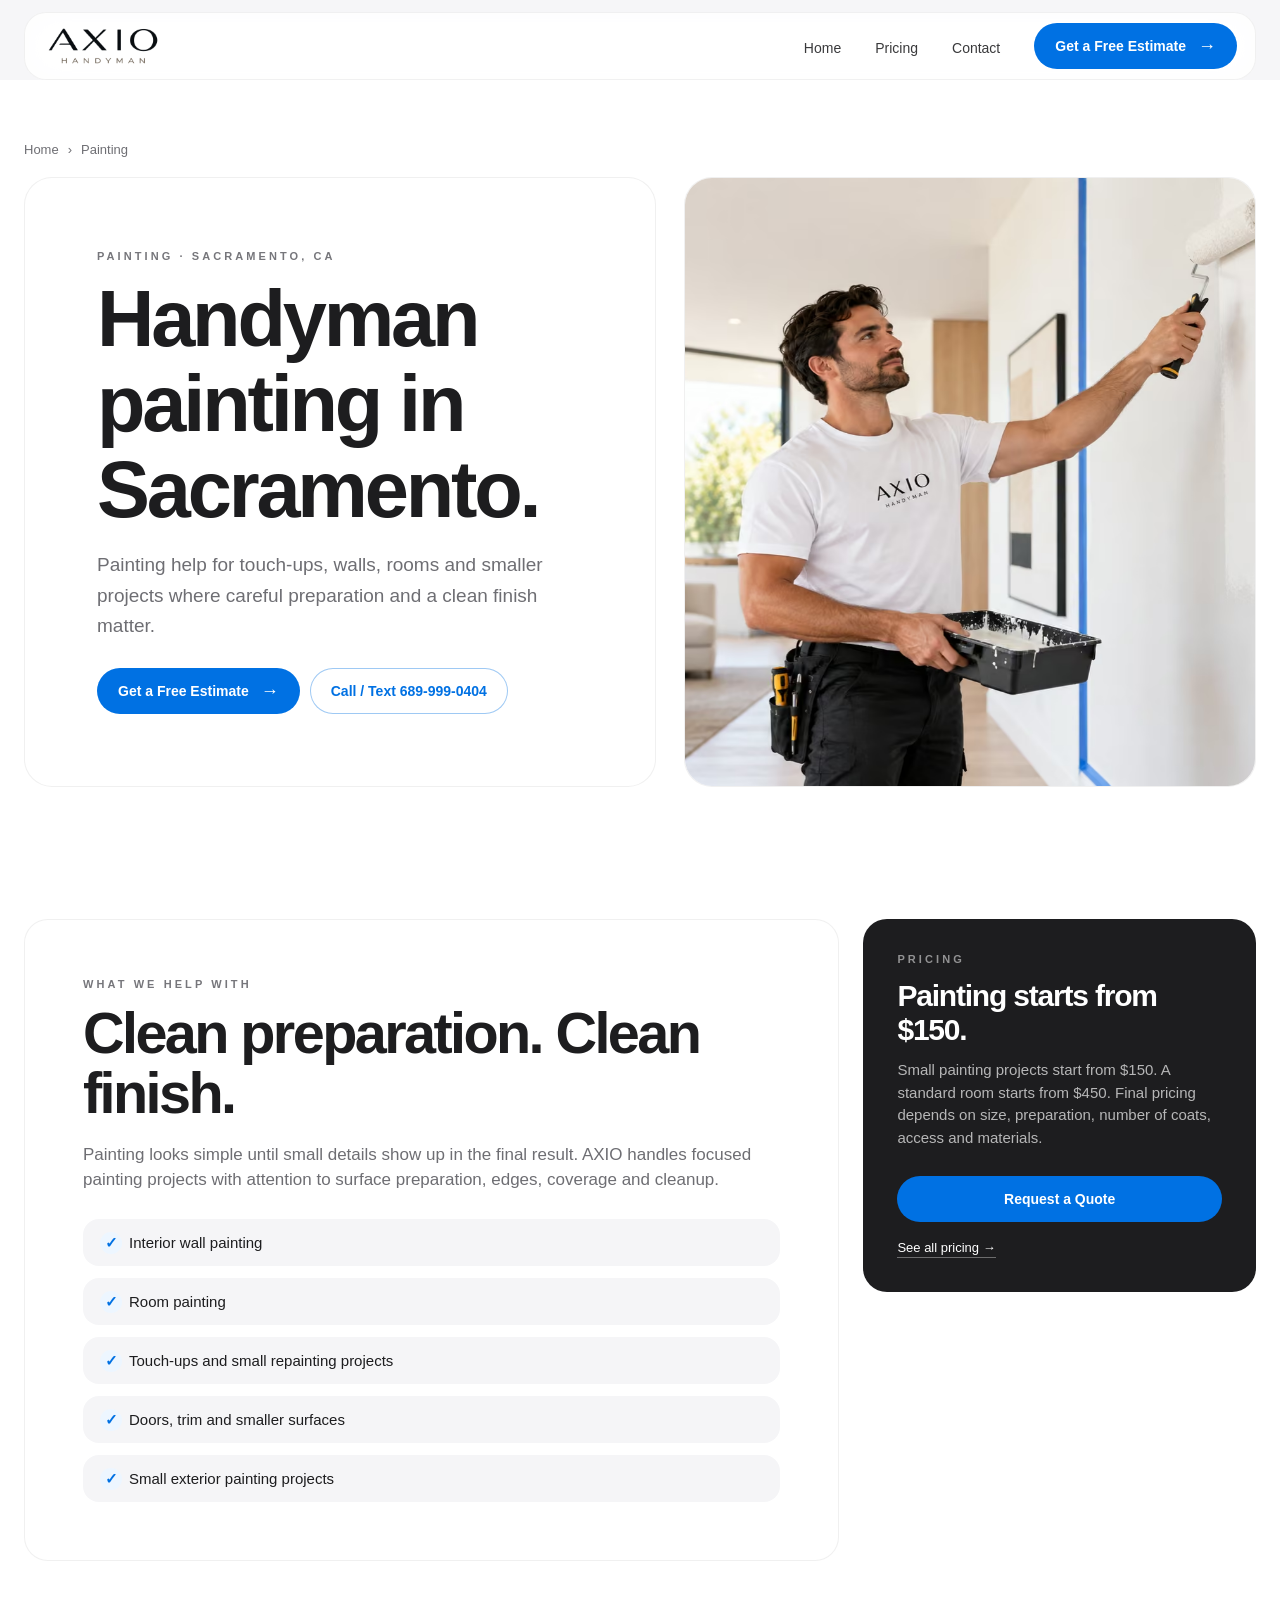
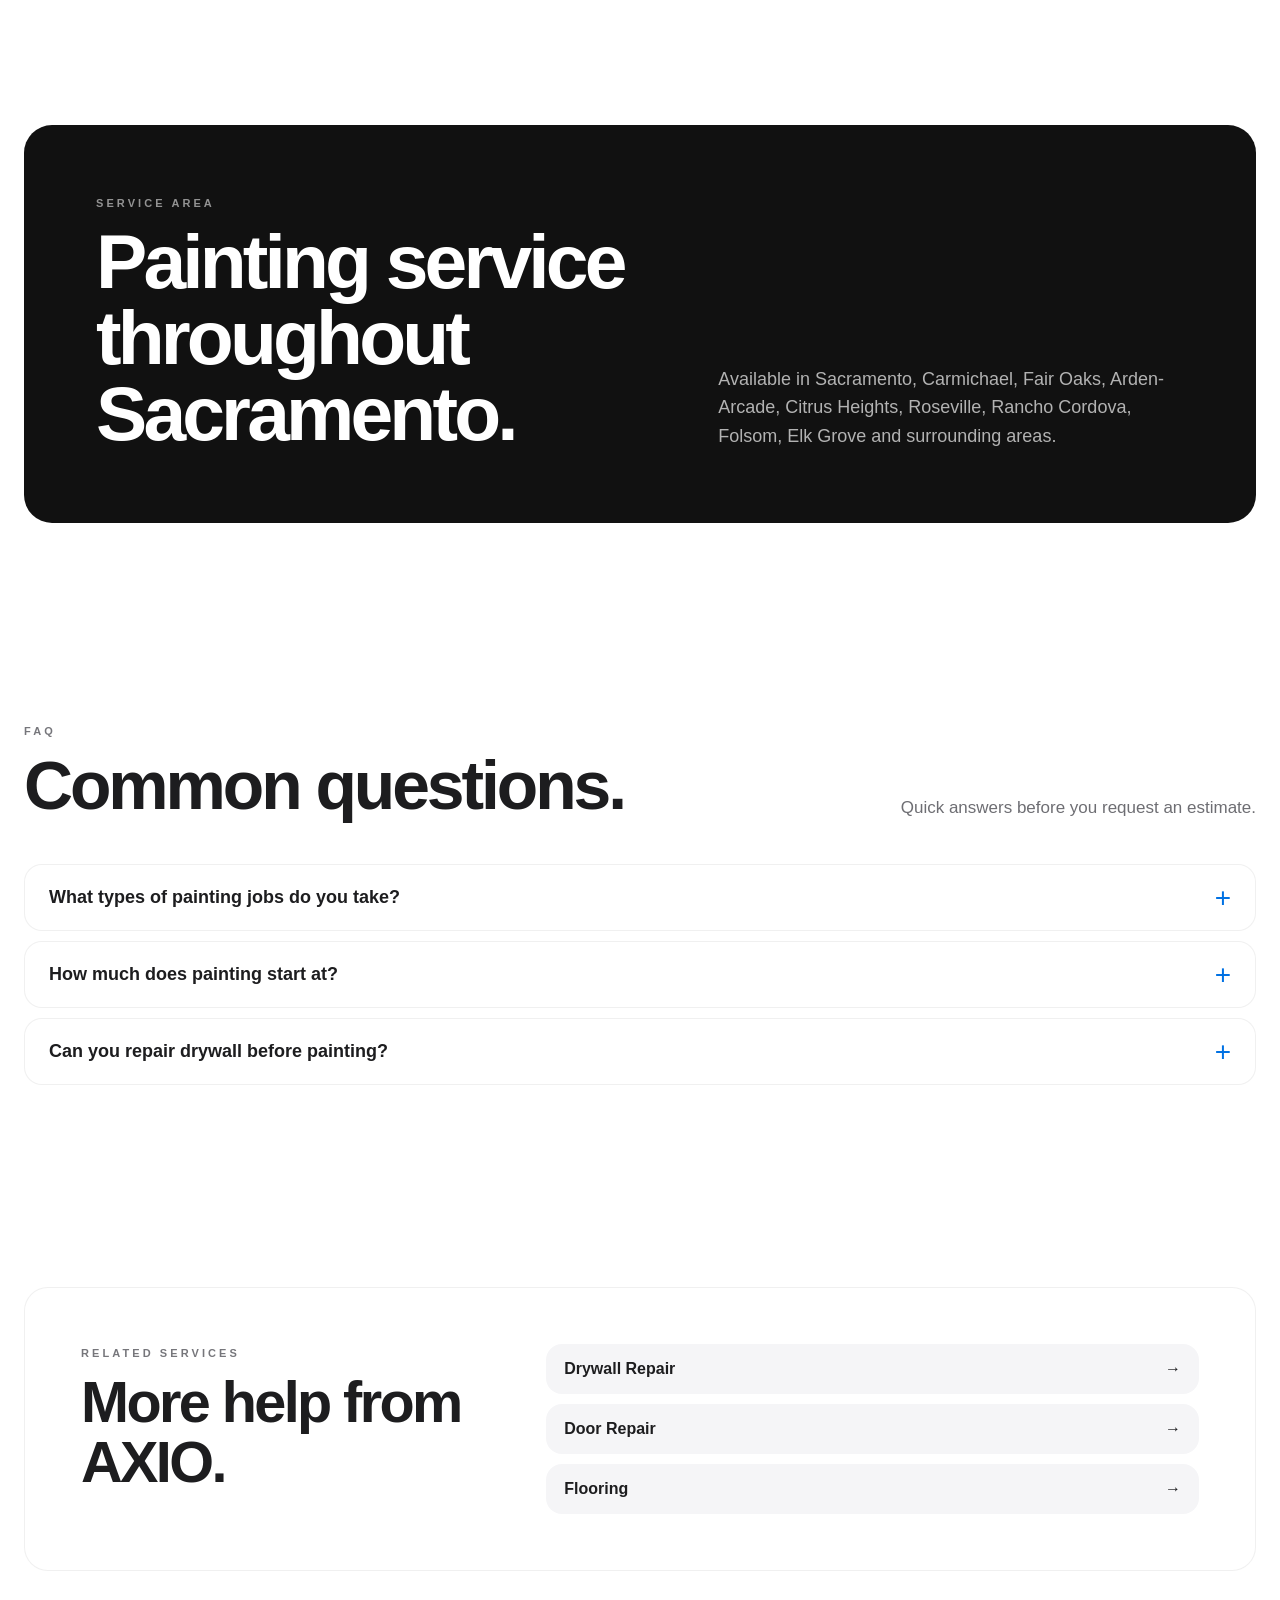
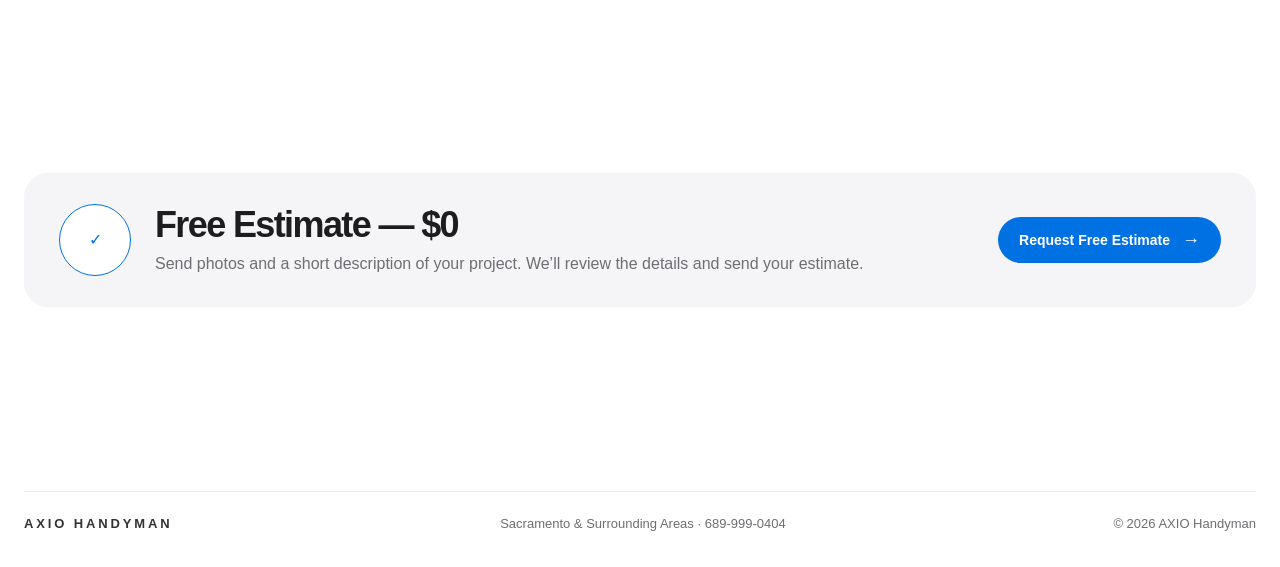
<file: painting-handyman-sacramento/index.html>
<!doctype html>
<html lang="en">
<head>
<!-- Google Tag Manager -->
<script>(function(w,d,s,l,i){w[l]=w[l]||[];w[l].push({'gtm.start':
new Date().getTime(),event:'gtm.js'});var f=d.getElementsByTagName(s)[0],
j=d.createElement(s),dl=l!='dataLayer'?'&l='+l:'';j.async=true;j.src=
'https://www.googletagmanager.com/gtm.js?id='+i+dl;f.parentNode.insertBefore(j,f);
})(window,document,'script','dataLayer','GTM-NKHSM2GW');</script>
<!-- End Google Tag Manager -->
<meta charset="utf-8">
<meta name="viewport" content="width=device-width,initial-scale=1">
<title>Handyman Painting Sacramento | AXIO Handyman</title>
<meta name="description" content="Handyman painting services in Sacramento for touch-ups, walls, rooms and smaller interior or exterior projects. Careful prep, clean work and free estimates.">
<link rel="canonical" href="https://axiohandyman.com/painting-handyman-sacramento/">
<meta property="og:title" content="Handyman Painting Sacramento | AXIO Handyman">
<meta property="og:description" content="Handyman painting services in Sacramento for touch-ups, walls, rooms and smaller interior or exterior projects. Careful prep, clean work and free estimates.">
<meta property="og:type" content="website">
<meta property="og:url" content="https://axiohandyman.com/painting-handyman-sacramento/">
<meta property="og:image" content="https://axiohandyman.com/assets/service-painting.webp">
<meta name="twitter:card" content="summary_large_image">
<link rel="stylesheet" href="/styles.css">
<link rel="icon" href="/favicon.ico" sizes="any">
<link rel="icon" type="image/png" sizes="48x48" href="/assets/favicon-48x48.png">
<link rel="icon" type="image/png" sizes="192x192" href="/assets/favicon-192x192.png">
<link rel="apple-touch-icon" sizes="180x180" href="/assets/apple-touch-icon.png">
<link rel="manifest" href="/site.webmanifest">
<meta name="theme-color" content="#ffffff">
<script type="application/ld+json">{"@context":"https://schema.org","@graph":[{"@type":"Service","@id":"https://axiohandyman.com/painting-handyman-sacramento/#service","name":"Painting","serviceType":"Painting","provider":{"@id":"https://axiohandyman.com/#business"},"areaServed":[{"@type":"City","name":"Sacramento"},{"@type":"City","name":"Carmichael"},{"@type":"City","name":"Fair Oaks"},{"@type":"City","name":"Arden-Arcade"},{"@type":"City","name":"Citrus Heights"},{"@type":"City","name":"Roseville"},{"@type":"City","name":"Rancho Cordova"},{"@type":"City","name":"Folsom"},{"@type":"City","name":"Elk Grove"}],"url":"https://axiohandyman.com/painting-handyman-sacramento/","description":"Handyman painting services in Sacramento for touch-ups, walls, rooms and smaller interior or exterior projects. Careful prep, clean work and free estimates."},{"@type":"BreadcrumbList","itemListElement":[{"@type":"ListItem","position":1,"name":"Home","item":"https://axiohandyman.com/"},{"@type":"ListItem","position":2,"name":"Painting","item":"https://axiohandyman.com/painting-handyman-sacramento/"}]},{"@type":"FAQPage","mainEntity":[{"@type":"Question","name":"What types of painting jobs do you take?","acceptedAnswer":{"@type":"Answer","text":"AXIO handles touch-ups, walls, rooms, doors, trim and smaller interior or exterior painting projects."}},{"@type":"Question","name":"How much does painting start at?","acceptedAnswer":{"@type":"Answer","text":"Small painting projects start from $150, while a standard room starts from $450. Final pricing depends on preparation, size and project conditions."}},{"@type":"Question","name":"Can you repair drywall before painting?","acceptedAnswer":{"@type":"Answer","text":"Yes. Drywall repair is also available, and the repair and painting scope can be reviewed together for a project quote."}}]}]}</script>
</head>
<body>
<!-- Google Tag Manager (noscript) -->
<noscript><iframe src="https://www.googletagmanager.com/ns.html?id=GTM-NKHSM2GW" height="0" width="0" style="display:none;visibility:hidden"></iframe></noscript>
<!-- End Google Tag Manager (noscript) -->
<header class="site-header"><div class="container nav">
  <a class="brand-image" href="/" aria-label="AXIO Handyman home"><img src="/assets/axio-logo.png" alt="AXIO Handyman"></a>
  <nav class="nav-links" aria-label="Main navigation"><a href="/">Home</a><a href="/pricing.html">Pricing</a><a href="/contact.html">Contact</a><a class="btn btn-primary" href="/pricing.html#estimate">Get a Free Estimate <span class="arrow">→</span></a></nav>
  <button class="menu-toggle" aria-label="Open menu" aria-expanded="false">☰</button>
</div></header>
<main>
<section class="service-page-hero"><div class="container">
  <nav class="breadcrumb" aria-label="Breadcrumb"><a href="/">Home</a><span>›</span><span>Painting</span></nav>
  <div class="service-page-hero-grid">
    <div class="service-page-copy"><div class="eyebrow">Painting · Sacramento, CA</div><h1>Handyman painting in Sacramento.</h1><p>Painting help for touch-ups, walls, rooms and smaller projects where careful preparation and a clean finish matter.</p><div class="home-intro-actions"><a class="btn btn-primary" href="/pricing.html#estimate">Get a Free Estimate <span class="arrow">→</span></a><a class="btn btn-light" href="tel:+16899990404">Call / Text 689-999-0404</a></div></div>
    <div class="service-page-image"><img src="/assets/service-painting.avif" alt="AXIO handyman painting a wall in a Sacramento-area home"></div>
  </div>
</div></section>

<section class="section-tight"><div class="container service-detail-grid">
  <div class="service-detail-copy"><div class="section-kicker">What We Help With</div><h2>Clean preparation. Clean finish.</h2><p>Painting looks simple until small details show up in the final result. AXIO handles focused painting projects with attention to surface preparation, edges, coverage and cleanup.</p><ul class="check-list"><li>Interior wall painting</li><li>Room painting</li><li>Touch-ups and small repainting projects</li><li>Doors, trim and smaller surfaces</li><li>Small exterior painting projects</li></ul></div>
  <aside class="service-info-card"><div class="section-kicker">Pricing</div><h3>Painting starts from $150.</h3><p>Small painting projects start from $150. A standard room starts from $450. Final pricing depends on size, preparation, number of coats, access and materials.</p><a class="btn btn-primary" href="/pricing.html#estimate">Request a Quote</a><a class="text-link" href="/pricing.html">See all pricing →</a></aside>
</div></section>

<section class="section-tight"><div class="container area-card service-area-band"><div><div class="section-kicker">Service Area</div><h2>Painting service throughout Sacramento.</h2></div><p>Available in Sacramento, Carmichael, Fair Oaks, Arden-Arcade, Citrus Heights, Roseville, Rancho Cordova, Folsom, Elk Grove and surrounding areas.</p></div></section>

<section class="section"><div class="container">
  <div class="section-heading"><div><div class="section-kicker">FAQ</div><h2>Common questions.</h2></div><p>Quick answers before you request an estimate.</p></div>
  <div class="faq-list"><details><summary>What types of painting jobs do you take?</summary><p>AXIO handles touch-ups, walls, rooms, doors, trim and smaller interior or exterior painting projects.</p></details><details><summary>How much does painting start at?</summary><p>Small painting projects start from $150, while a standard room starts from $450. Final pricing depends on preparation, size and project conditions.</p></details><details><summary>Can you repair drywall before painting?</summary><p>Yes. Drywall repair is also available, and the repair and painting scope can be reviewed together for a project quote.</p></details></div>
</div></section>

<section class="section-tight"><div class="container related-services"><div><div class="section-kicker">Related Services</div><h2>More help from AXIO.</h2></div><div class="related-links"><a href="/drywall-repair-sacramento/">Drywall Repair <span>→</span></a><a href="/door-repair-sacramento/">Door Repair <span>→</span></a><a href="/flooring-repair-sacramento/">Flooring <span>→</span></a></div></div></section>

<section class="section"><div class="container estimate-banner"><div class="estimate-icon" aria-hidden="true">✓</div><div><h2>Free Estimate — $0</h2><p>Send photos and a short description of your project. We’ll review the details and send your estimate.</p></div><a class="btn btn-primary" href="/pricing.html#estimate">Request Free Estimate <span class="arrow">→</span></a></div></section>
</main>
<footer><div class="container footer-inner"><span class="footer-brand">AXIO HANDYMAN</span><span>Sacramento & Surrounding Areas · <a href="tel:+16899990404">689-999-0404</a></span><span>© 2026 AXIO Handyman</span></div></footer>
<script src="/script.js"></script>
</body></html>
</file>
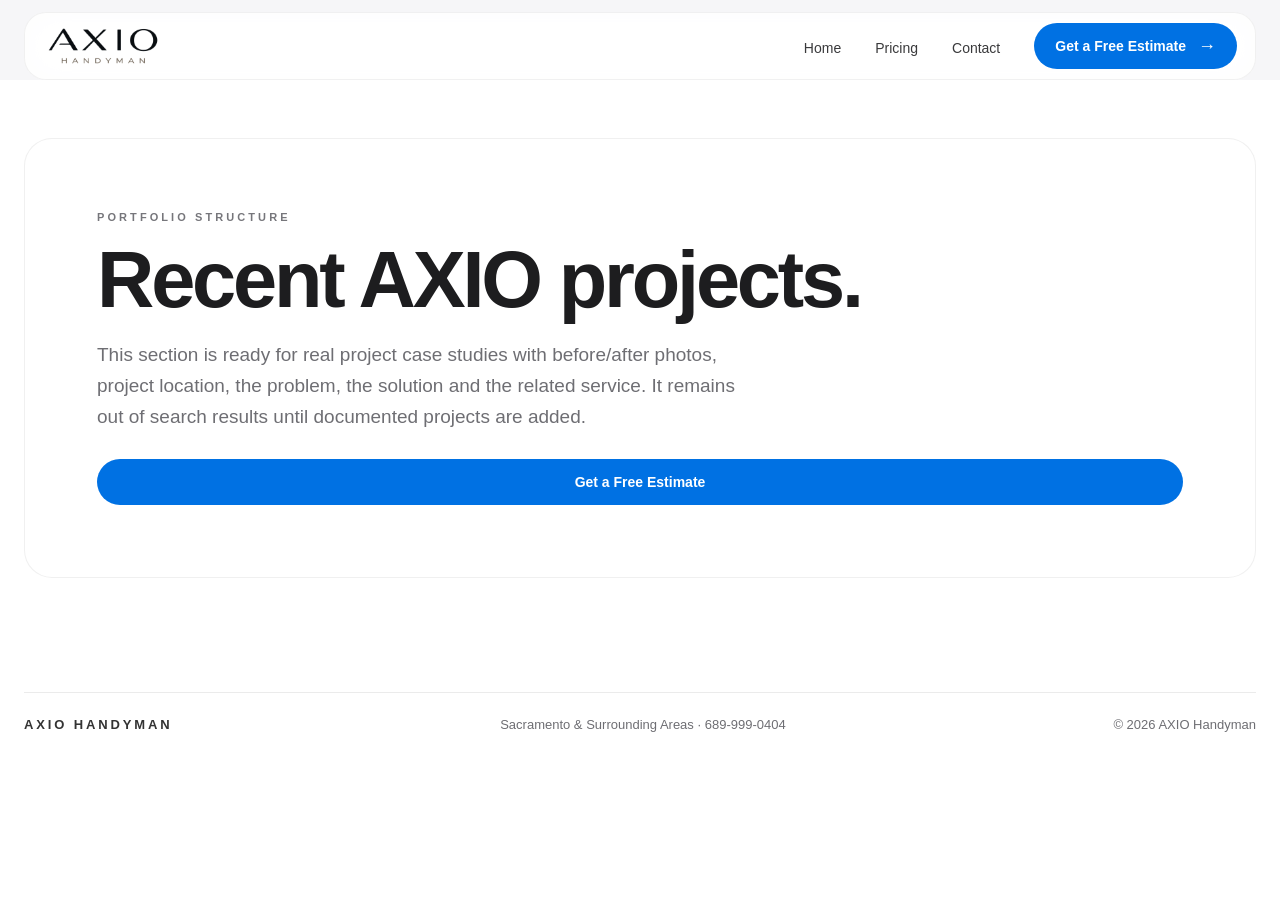
<file: projects/index.html>
<!doctype html>
<html lang="en"><head>
<meta charset="utf-8"><meta name="viewport" content="width=device-width,initial-scale=1">
<title>Recent Projects | AXIO Handyman</title>
<meta name="robots" content="noindex,follow">
<meta name="description" content="Recent AXIO Handyman project case studies will be added here as completed work is documented.">
<link rel="canonical" href="https://axiohandyman.com/projects/">
<link rel="stylesheet" href="/styles.css">
</head><body>
<header class="site-header"><div class="container nav"><a class="brand-image" href="/" aria-label="AXIO Handyman home"><img src="/assets/axio-logo.png" alt="AXIO Handyman"></a><nav class="nav-links"><a href="/">Home</a><a href="/pricing.html">Pricing</a><a href="/contact.html">Contact</a><a class="btn btn-primary" href="/pricing.html#estimate">Get a Free Estimate <span class="arrow">→</span></a></nav><button class="menu-toggle" aria-label="Open menu" aria-expanded="false">☰</button></div></header>
<main><section class="service-page-hero"><div class="container service-page-copy"><div class="eyebrow">Portfolio Structure</div><h1>Recent AXIO projects.</h1><p>This section is ready for real project case studies with before/after photos, project location, the problem, the solution and the related service. It remains out of search results until documented projects are added.</p><a class="btn btn-primary" href="/pricing.html#estimate">Get a Free Estimate</a></div></section></main>
<footer><div class="container footer-inner"><span class="footer-brand">AXIO HANDYMAN</span><span>Sacramento & Surrounding Areas · <a href="tel:+16899990404">689-999-0404</a></span><span>© 2026 AXIO Handyman</span></div></footer>
<script src="/script.js"></script></body></html>
</file>
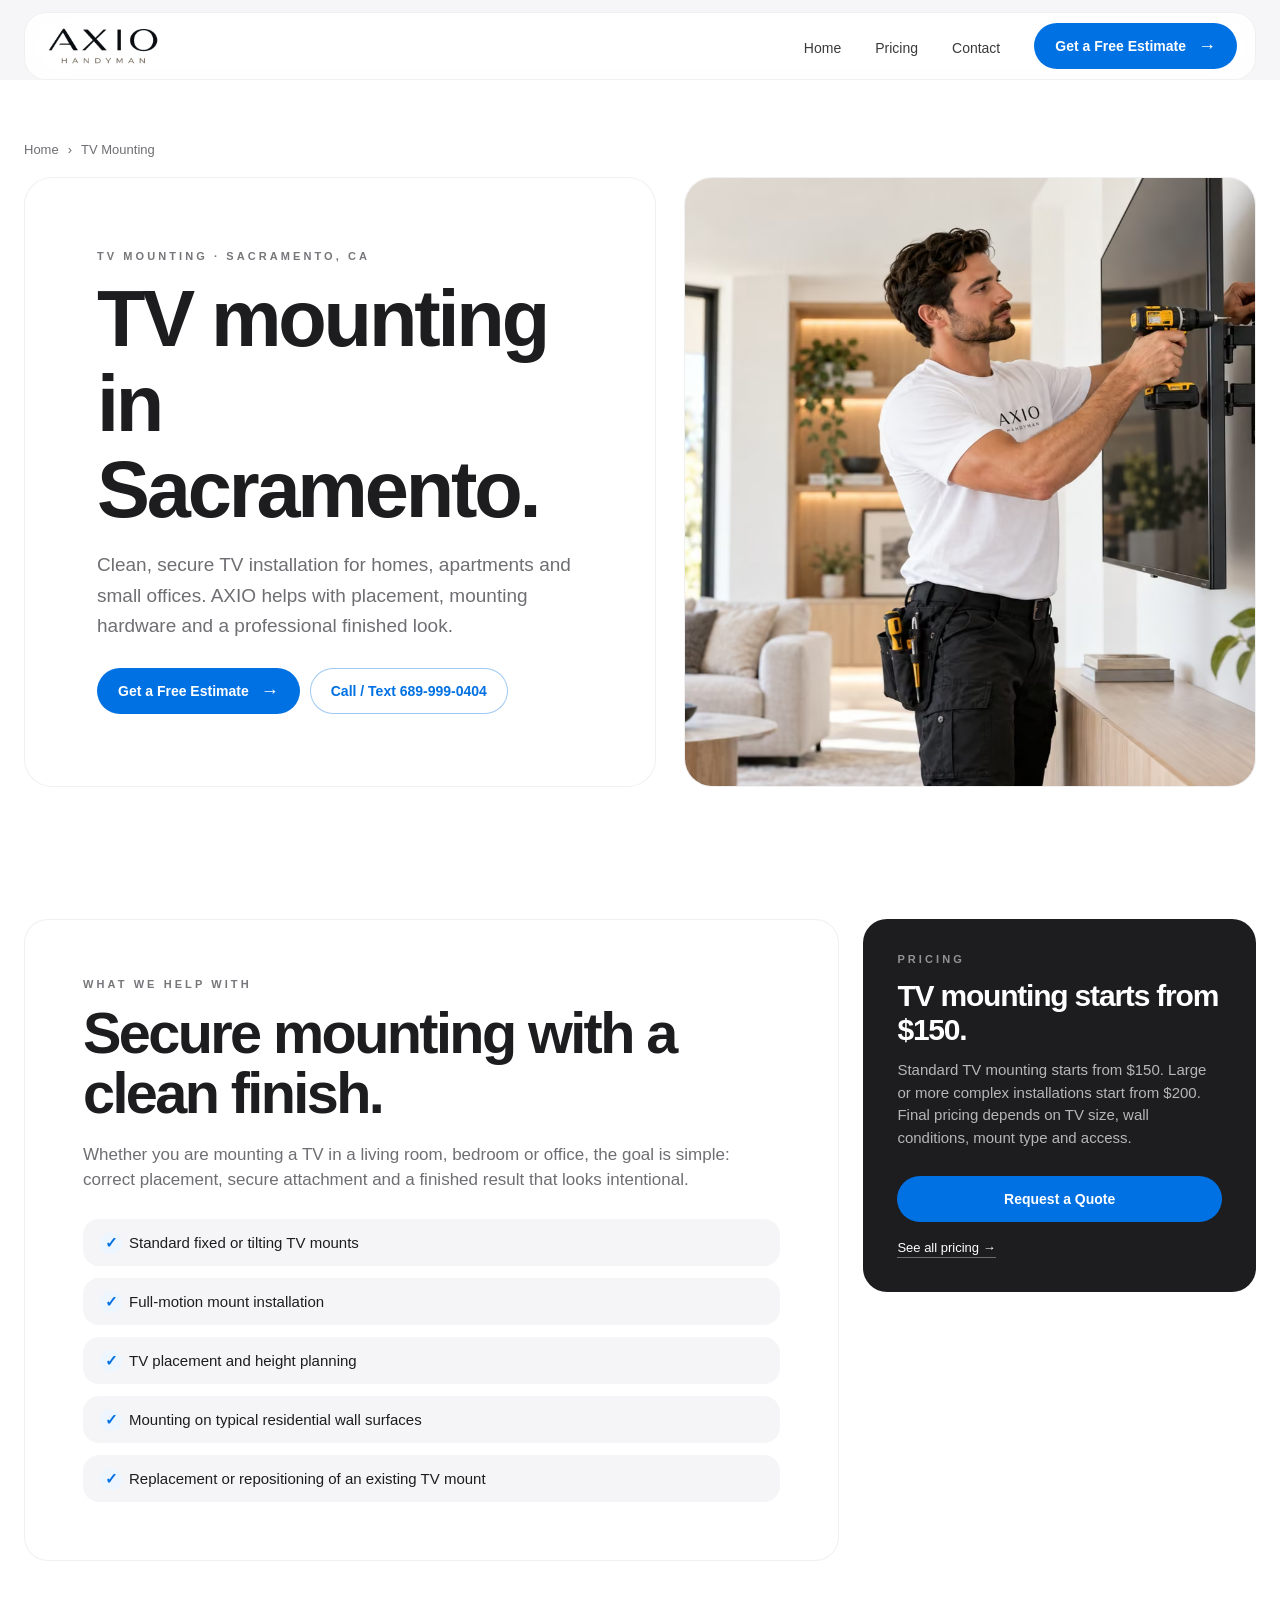
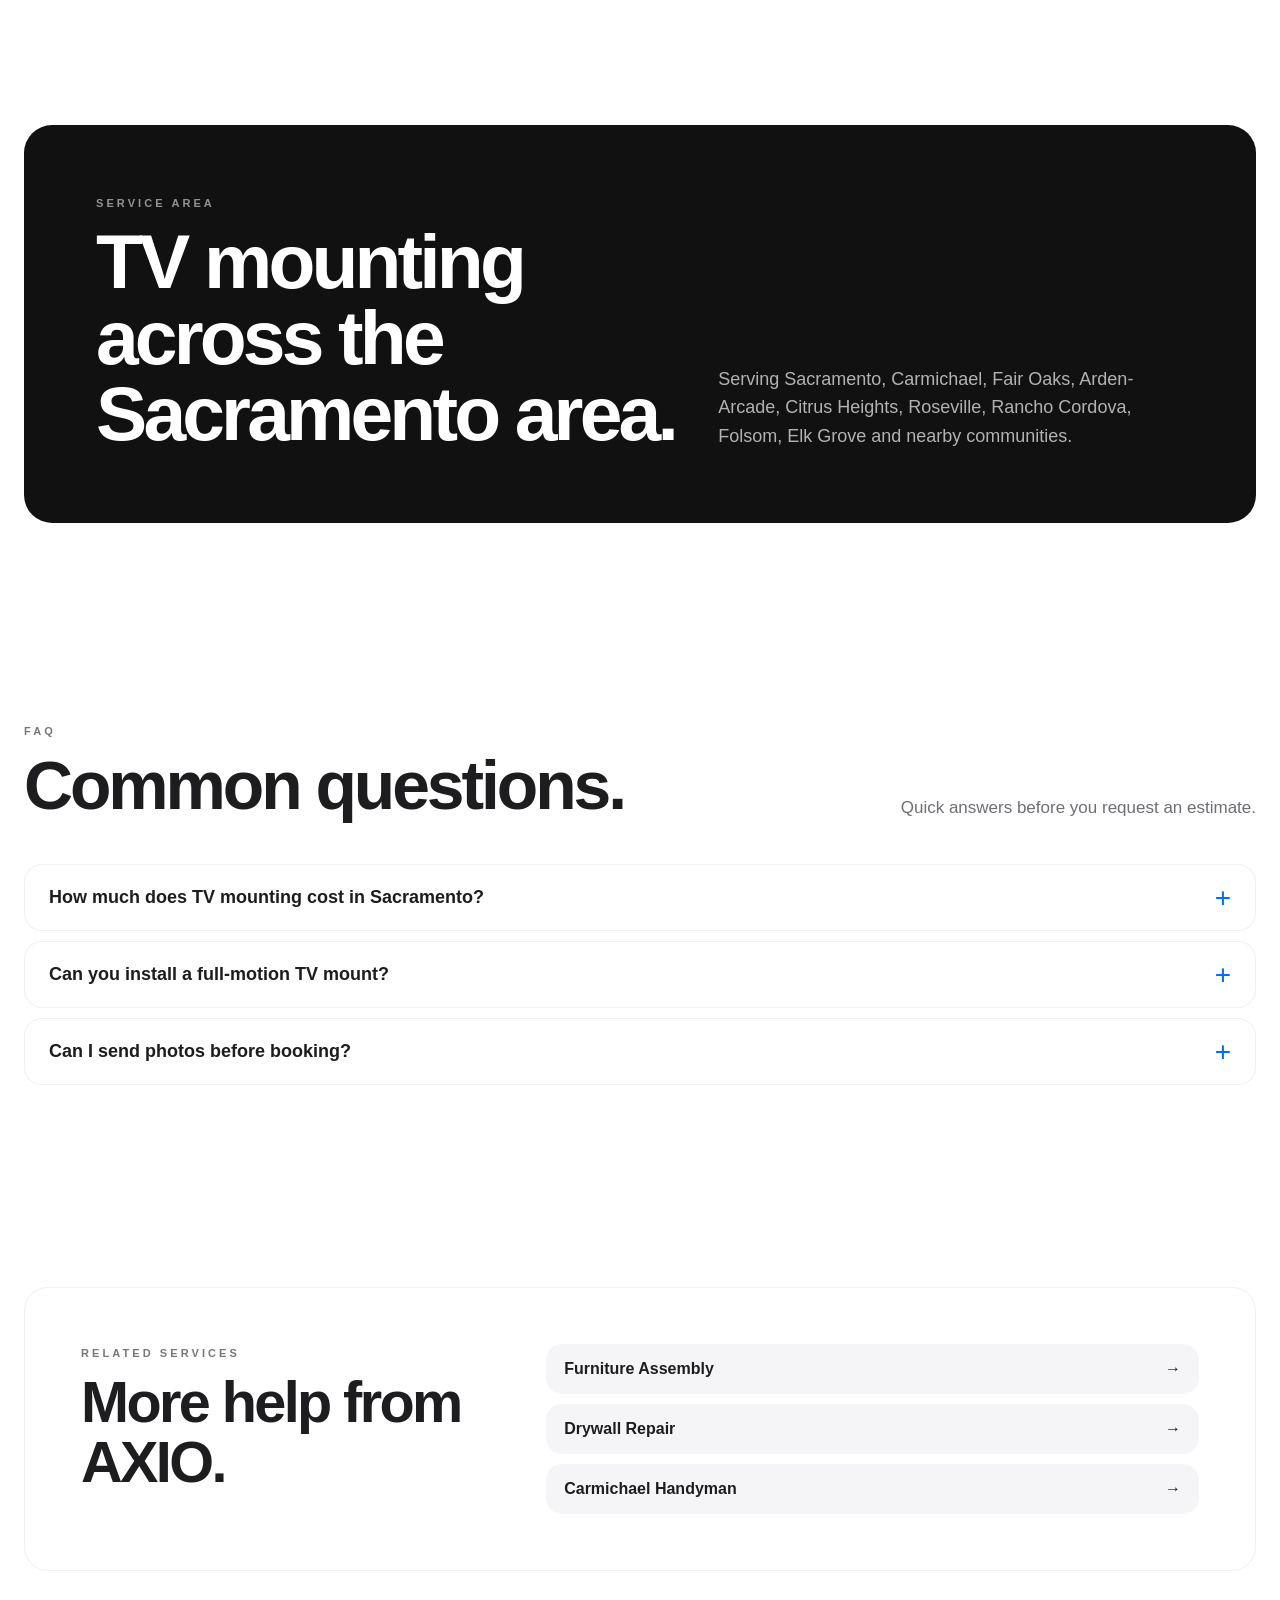
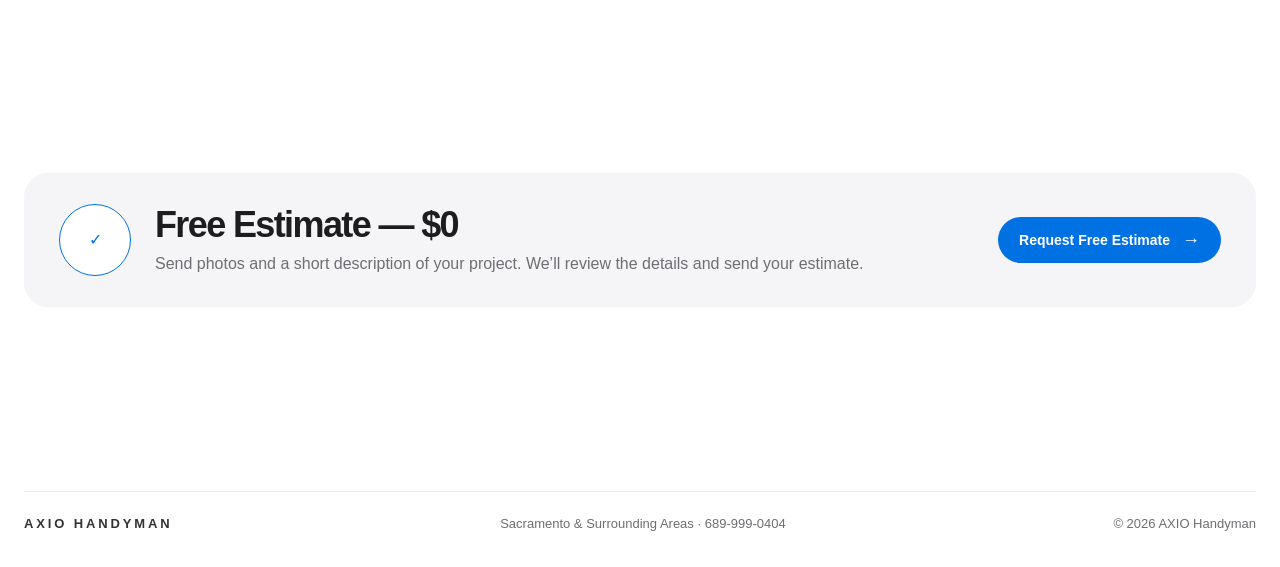
<file: tv-mounting-sacramento/index.html>
<!doctype html>
<html lang="en">
<head>
<!-- Google Tag Manager -->
<script>(function(w,d,s,l,i){w[l]=w[l]||[];w[l].push({'gtm.start':
new Date().getTime(),event:'gtm.js'});var f=d.getElementsByTagName(s)[0],
j=d.createElement(s),dl=l!='dataLayer'?'&l='+l:'';j.async=true;j.src=
'https://www.googletagmanager.com/gtm.js?id='+i+dl;f.parentNode.insertBefore(j,f);
})(window,document,'script','dataLayer','GTM-NKHSM2GW');</script>
<!-- End Google Tag Manager -->
<meta charset="utf-8">
<meta name="viewport" content="width=device-width,initial-scale=1">
<title>TV Mounting Sacramento | AXIO Handyman</title>
<meta name="description" content="Professional TV mounting in Sacramento, CA and nearby areas. Standard and full-motion mounts, careful placement, clean installation and free estimates.">
<link rel="canonical" href="https://axiohandyman.com/tv-mounting-sacramento/">
<meta property="og:title" content="TV Mounting Sacramento | AXIO Handyman">
<meta property="og:description" content="Professional TV mounting in Sacramento, CA and nearby areas. Standard and full-motion mounts, careful placement, clean installation and free estimates.">
<meta property="og:type" content="website">
<meta property="og:url" content="https://axiohandyman.com/tv-mounting-sacramento/">
<meta property="og:image" content="https://axiohandyman.com/assets/service-tv.webp">
<meta name="twitter:card" content="summary_large_image">
<link rel="stylesheet" href="/styles.css">
<link rel="icon" href="/favicon.ico" sizes="any">
<link rel="icon" type="image/png" sizes="48x48" href="/assets/favicon-48x48.png">
<link rel="icon" type="image/png" sizes="192x192" href="/assets/favicon-192x192.png">
<link rel="apple-touch-icon" sizes="180x180" href="/assets/apple-touch-icon.png">
<link rel="manifest" href="/site.webmanifest">
<meta name="theme-color" content="#ffffff">
<script type="application/ld+json">{"@context":"https://schema.org","@graph":[{"@type":"Service","@id":"https://axiohandyman.com/tv-mounting-sacramento/#service","name":"TV Mounting","serviceType":"TV Mounting","provider":{"@id":"https://axiohandyman.com/#business"},"areaServed":[{"@type":"City","name":"Sacramento"},{"@type":"City","name":"Carmichael"},{"@type":"City","name":"Fair Oaks"},{"@type":"City","name":"Arden-Arcade"},{"@type":"City","name":"Citrus Heights"},{"@type":"City","name":"Roseville"},{"@type":"City","name":"Rancho Cordova"},{"@type":"City","name":"Folsom"},{"@type":"City","name":"Elk Grove"}],"url":"https://axiohandyman.com/tv-mounting-sacramento/","description":"Professional TV mounting in Sacramento, CA and nearby areas. Standard and full-motion mounts, careful placement, clean installation and free estimates."},{"@type":"BreadcrumbList","itemListElement":[{"@type":"ListItem","position":1,"name":"Home","item":"https://axiohandyman.com/"},{"@type":"ListItem","position":2,"name":"TV Mounting","item":"https://axiohandyman.com/tv-mounting-sacramento/"}]},{"@type":"FAQPage","mainEntity":[{"@type":"Question","name":"How much does TV mounting cost in Sacramento?","acceptedAnswer":{"@type":"Answer","text":"AXIO's standard TV mounting starts from $150. Large or more complex installations start from $200. Final pricing depends on the wall, mount and TV size."}},{"@type":"Question","name":"Can you install a full-motion TV mount?","acceptedAnswer":{"@type":"Answer","text":"Yes. Full-motion mounts can be installed when the wall, mounting hardware and project conditions are suitable."}},{"@type":"Question","name":"Can I send photos before booking?","acceptedAnswer":{"@type":"Answer","text":"Yes. Use the Free Estimate form to send photos of the TV, mount and wall so the project can be reviewed before scheduling."}}]}]}</script>
</head>
<body>
<!-- Google Tag Manager (noscript) -->
<noscript><iframe src="https://www.googletagmanager.com/ns.html?id=GTM-NKHSM2GW" height="0" width="0" style="display:none;visibility:hidden"></iframe></noscript>
<!-- End Google Tag Manager (noscript) -->
<header class="site-header"><div class="container nav">
  <a class="brand-image" href="/" aria-label="AXIO Handyman home"><img src="/assets/axio-logo.png" alt="AXIO Handyman"></a>
  <nav class="nav-links" aria-label="Main navigation"><a href="/">Home</a><a href="/pricing.html">Pricing</a><a href="/contact.html">Contact</a><a class="btn btn-primary" href="/pricing.html#estimate">Get a Free Estimate <span class="arrow">→</span></a></nav>
  <button class="menu-toggle" aria-label="Open menu" aria-expanded="false">☰</button>
</div></header>
<main>
<section class="service-page-hero"><div class="container">
  <nav class="breadcrumb" aria-label="Breadcrumb"><a href="/">Home</a><span>›</span><span>TV Mounting</span></nav>
  <div class="service-page-hero-grid">
    <div class="service-page-copy"><div class="eyebrow">TV Mounting · Sacramento, CA</div><h1>TV mounting in Sacramento.</h1><p>Clean, secure TV installation for homes, apartments and small offices. AXIO helps with placement, mounting hardware and a professional finished look.</p><div class="home-intro-actions"><a class="btn btn-primary" href="/pricing.html#estimate">Get a Free Estimate <span class="arrow">→</span></a><a class="btn btn-light" href="tel:+16899990404">Call / Text 689-999-0404</a></div></div>
    <div class="service-page-image"><img src="/assets/service-tv.avif" alt="AXIO handyman mounting a television in a Sacramento-area home"></div>
  </div>
</div></section>

<section class="section-tight"><div class="container service-detail-grid">
  <div class="service-detail-copy"><div class="section-kicker">What We Help With</div><h2>Secure mounting with a clean finish.</h2><p>Whether you are mounting a TV in a living room, bedroom or office, the goal is simple: correct placement, secure attachment and a finished result that looks intentional.</p><ul class="check-list"><li>Standard fixed or tilting TV mounts</li><li>Full-motion mount installation</li><li>TV placement and height planning</li><li>Mounting on typical residential wall surfaces</li><li>Replacement or repositioning of an existing TV mount</li></ul></div>
  <aside class="service-info-card"><div class="section-kicker">Pricing</div><h3>TV mounting starts from $150.</h3><p>Standard TV mounting starts from $150. Large or more complex installations start from $200. Final pricing depends on TV size, wall conditions, mount type and access.</p><a class="btn btn-primary" href="/pricing.html#estimate">Request a Quote</a><a class="text-link" href="/pricing.html">See all pricing →</a></aside>
</div></section>

<section class="section-tight"><div class="container area-card service-area-band"><div><div class="section-kicker">Service Area</div><h2>TV mounting across the Sacramento area.</h2></div><p>Serving Sacramento, Carmichael, Fair Oaks, Arden-Arcade, Citrus Heights, Roseville, Rancho Cordova, Folsom, Elk Grove and nearby communities.</p></div></section>

<section class="section"><div class="container">
  <div class="section-heading"><div><div class="section-kicker">FAQ</div><h2>Common questions.</h2></div><p>Quick answers before you request an estimate.</p></div>
  <div class="faq-list"><details><summary>How much does TV mounting cost in Sacramento?</summary><p>AXIO's standard TV mounting starts from $150. Large or more complex installations start from $200. Final pricing depends on the wall, mount and TV size.</p></details><details><summary>Can you install a full-motion TV mount?</summary><p>Yes. Full-motion mounts can be installed when the wall, mounting hardware and project conditions are suitable.</p></details><details><summary>Can I send photos before booking?</summary><p>Yes. Use the Free Estimate form to send photos of the TV, mount and wall so the project can be reviewed before scheduling.</p></details></div>
</div></section>

<section class="section-tight"><div class="container related-services"><div><div class="section-kicker">Related Services</div><h2>More help from AXIO.</h2></div><div class="related-links"><a href="/furniture-assembly-sacramento/">Furniture Assembly <span>→</span></a><a href="/drywall-repair-sacramento/">Drywall Repair <span>→</span></a><a href="/handyman-carmichael/">Carmichael Handyman <span>→</span></a></div></div></section>

<section class="section"><div class="container estimate-banner"><div class="estimate-icon" aria-hidden="true">✓</div><div><h2>Free Estimate — $0</h2><p>Send photos and a short description of your project. We’ll review the details and send your estimate.</p></div><a class="btn btn-primary" href="/pricing.html#estimate">Request Free Estimate <span class="arrow">→</span></a></div></section>
</main>
<footer><div class="container footer-inner"><span class="footer-brand">AXIO HANDYMAN</span><span>Sacramento & Surrounding Areas · <a href="tel:+16899990404">689-999-0404</a></span><span>© 2026 AXIO Handyman</span></div></footer>
<script src="/script.js"></script>
</body></html>
</file>
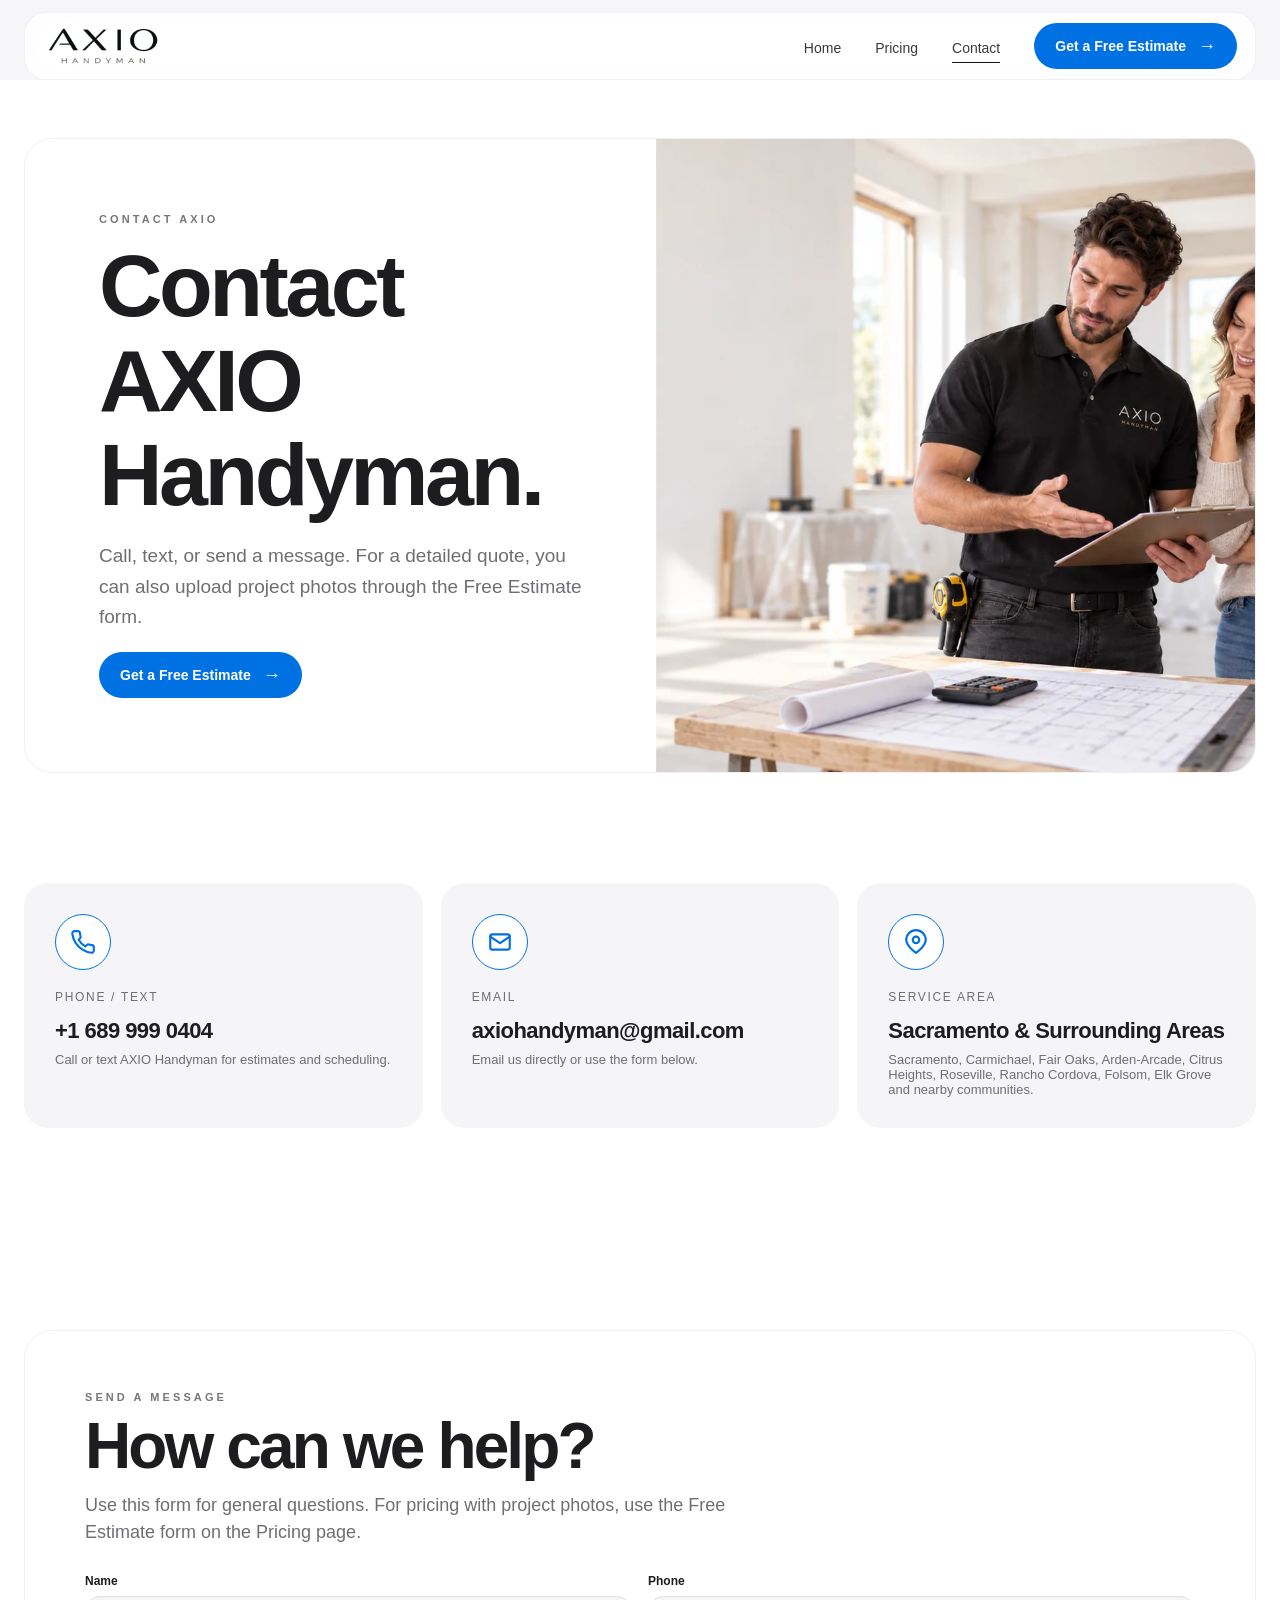
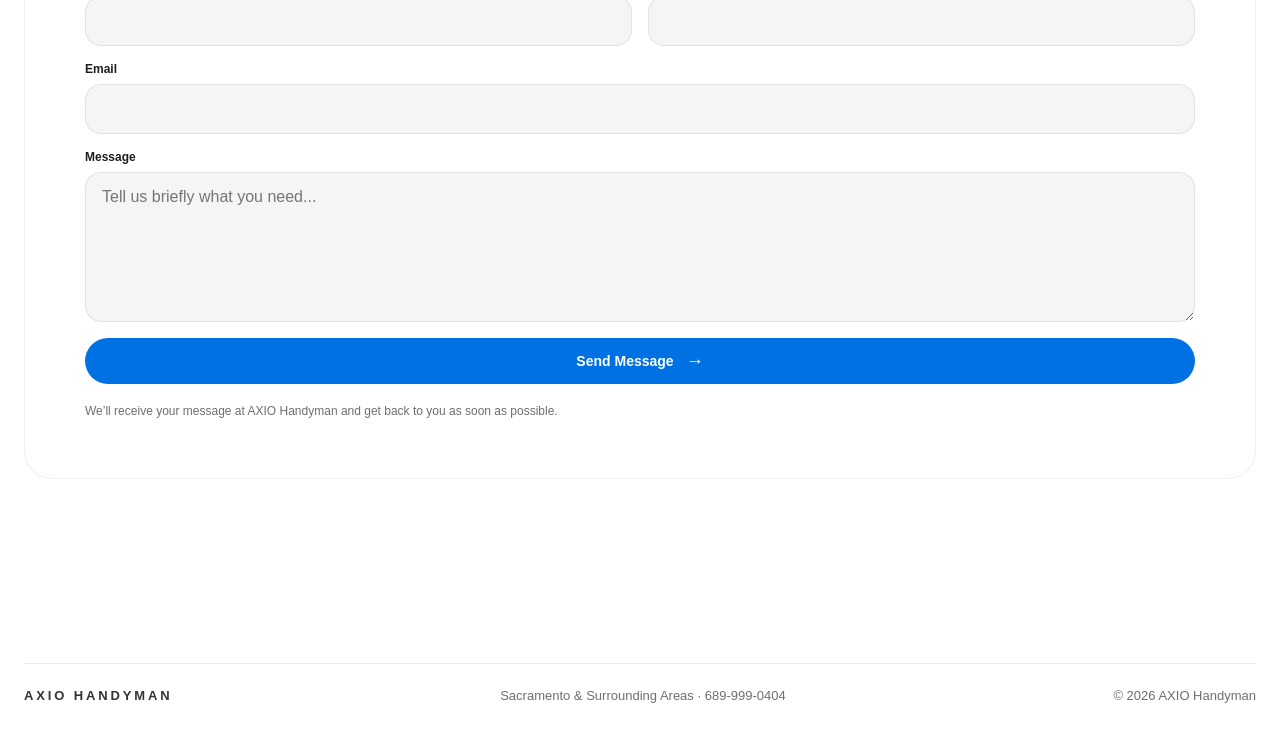
<file: contact.html>
<!doctype html>
<html lang="en"><head>
<!-- Google Tag Manager -->
<script>(function(w,d,s,l,i){w[l]=w[l]||[];w[l].push({'gtm.start':
new Date().getTime(),event:'gtm.js'});var f=d.getElementsByTagName(s)[0],
j=d.createElement(s),dl=l!='dataLayer'?'&l='+l:'';j.async=true;j.src=
'https://www.googletagmanager.com/gtm.js?id='+i+dl;f.parentNode.insertBefore(j,f);
})(window,document,'script','dataLayer','GTM-NKHSM2GW');</script>
<!-- End Google Tag Manager -->
<meta charset="utf-8"><meta name="viewport" content="width=device-width,initial-scale=1"><title>Contact Sacramento Handyman | AXIO Handyman</title><meta name="description" content="Contact AXIO Handyman for home repairs, furniture assembly, TV mounting, doors, drywall, flooring, painting and more in Sacramento and nearby areas."><link rel="canonical" href="https://axiohandyman.com/contact.html"><meta property="og:title" content="Contact Sacramento Handyman | AXIO Handyman"><meta property="og:description" content="Call, text or request a free estimate from AXIO Handyman in Sacramento and surrounding areas."><meta property="og:type" content="website"><meta property="og:url" content="https://axiohandyman.com/contact.html"><meta property="og:image" content="https://axiohandyman.com/assets/contact-hero.webp"><meta name="twitter:card" content="summary_large_image"><link rel="stylesheet" href="styles.css">  <link rel="icon" href="/favicon.ico" sizes="any">
  <link rel="icon" type="image/png" sizes="48x48" href="/assets/favicon-48x48.png">
  <link rel="icon" type="image/png" sizes="192x192" href="/assets/favicon-192x192.png">
  <link rel="apple-touch-icon" sizes="180x180" href="/assets/apple-touch-icon.png">
  <link rel="manifest" href="/site.webmanifest">
  <meta name="theme-color" content="#ffffff">
</head><body>
<!-- Google Tag Manager (noscript) -->
<noscript><iframe src="https://www.googletagmanager.com/ns.html?id=GTM-NKHSM2GW"
height="0" width="0" style="display:none;visibility:hidden"></iframe></noscript>
<!-- End Google Tag Manager (noscript) -->

<header class="site-header"><div class="container nav"><a class="brand-image" href="index.html" aria-label="AXIO Handyman home"><img src="assets/axio-logo.png" alt="AXIO Handyman"></a><nav class="nav-links"><a href="index.html">Home</a><a href="pricing.html">Pricing</a><a href="contact.html" aria-current="page">Contact</a><a class="btn btn-primary" href="pricing.html#estimate">Get a Free Estimate <span class="arrow">→</span></a></nav><button class="menu-toggle" aria-label="Open menu" aria-expanded="false">☰</button></div></header>
<main>
<section class="contact-hero"><div class="container contact-hero-card"><div class="contact-hero-copy"><div class="eyebrow">Contact AXIO</div><h1>Contact AXIO Handyman.</h1><p>Call, text, or send a message. For a detailed quote, you can also upload project photos through the Free Estimate form.</p><div><a class="btn btn-primary" href="pricing.html#estimate">Get a Free Estimate <span class="arrow">→</span></a></div></div><div class="contact-hero-image"><img src="assets/contact-hero.webp" alt="AXIO handyman discussing a home repair project with a customer in Sacramento"></div></div></section>
<section class="section-tight"><div class="container contact-methods"><article class="contact-method"><div class="contact-method-icon" aria-hidden="true"><svg class="icon-svg" viewBox="0 0 24 24" aria-hidden="true"><path d="M22 16.92v3a2 2 0 0 1-2.18 2 19.79 19.79 0 0 1-8.63-3.07 19.5 19.5 0 0 1-6-6A19.79 19.79 0 0 1 2.12 4.18 2 2 0 0 1 4.11 2h3a2 2 0 0 1 2 1.72c.12.9.33 1.78.61 2.62a2 2 0 0 1-.45 2.11L8 9.91a16 16 0 0 0 6.09 6.09l1.46-1.27a2 2 0 0 1 2.11-.45c.84.28 1.72.49 2.62.61A2 2 0 0 1 22 16.92z"/></svg></div><span class="contact-method-label">Phone / Text</span><strong><a href="tel:+16899990404">+1 689 999 0404</a></strong><small>Call or text AXIO Handyman for estimates and scheduling.</small></article><article class="contact-method"><div class="contact-method-icon" aria-hidden="true"><svg class="icon-svg" viewBox="0 0 24 24" aria-hidden="true"><rect x="3" y="5" width="18" height="14" rx="2" ry="2"></rect><polyline points="3,7 12,13 21,7"></polyline></svg></div><span class="contact-method-label">Email</span><strong><a href="mailto:axiohandyman@gmail.com">axiohandyman@gmail.com</a></strong><small>Email us directly or use the form below.</small></article><article class="contact-method"><div class="contact-method-icon" aria-hidden="true"><svg class="icon-svg" viewBox="0 0 24 24" aria-hidden="true"><path d="M21 10c0 6-9 12-9 12S3 16 3 10a9 9 0 0 1 18 0z"></path><circle cx="12" cy="10" r="3"></circle></svg></div><span class="contact-method-label">Service Area</span><strong>Sacramento & Surrounding Areas</strong><small>Sacramento, Carmichael, Fair Oaks, Arden-Arcade, Citrus Heights, Roseville, Rancho Cordova, Folsom, Elk Grove and nearby communities.</small></article></div></section>
<section class="section"><div class="container form-panel"><div class="eyebrow">Send a Message</div><h2>How can we help?</h2><p>Use this form for general questions. For pricing with project photos, use the Free Estimate form on the Pricing page.</p><form class="form-grid" data-form-type="contact" action="https://formsubmit.co/axiohandyman@gmail.com" method="POST">
<input type="hidden" name="_subject" value="New AXIO Contact Message">
<input type="hidden" name="_template" value="table">
<input type="hidden" name="_next" value="https://axiohandyman.com/thanks.html">
<input type="hidden" name="_url" value="https://axiohandyman.com/contact.html">
<input type="text" name="_honey" tabindex="-1" autocomplete="off" style="display:none"><div class="field"><label for="cname">Name</label><input id="cname" name="name" autocomplete="name" required></div><div class="field"><label for="cphone">Phone</label><input id="cphone" name="phone" autocomplete="tel"></div><div class="field full"><label for="cemail">Email</label><input id="cemail" type="email" name="email" autocomplete="email"></div><div class="field full"><label for="cmessage">Message</label><textarea id="cmessage" name="message" placeholder="Tell us briefly what you need..."></textarea></div><div class="field full"><button class="btn btn-primary" type="submit">Send Message <span class="arrow">→</span></button><div class="form-note">We’ll receive your message at AXIO Handyman and get back to you as soon as possible.</div></div></form></div></section>
</main><footer><div class="container footer-inner"><span class="footer-brand">AXIO HANDYMAN</span><span>Sacramento & Surrounding Areas · <a href="tel:+16899990404">689-999-0404</a></span><span>© 2026 AXIO Handyman</span></div></footer><script src="script.js"></script></body></html>
</file>
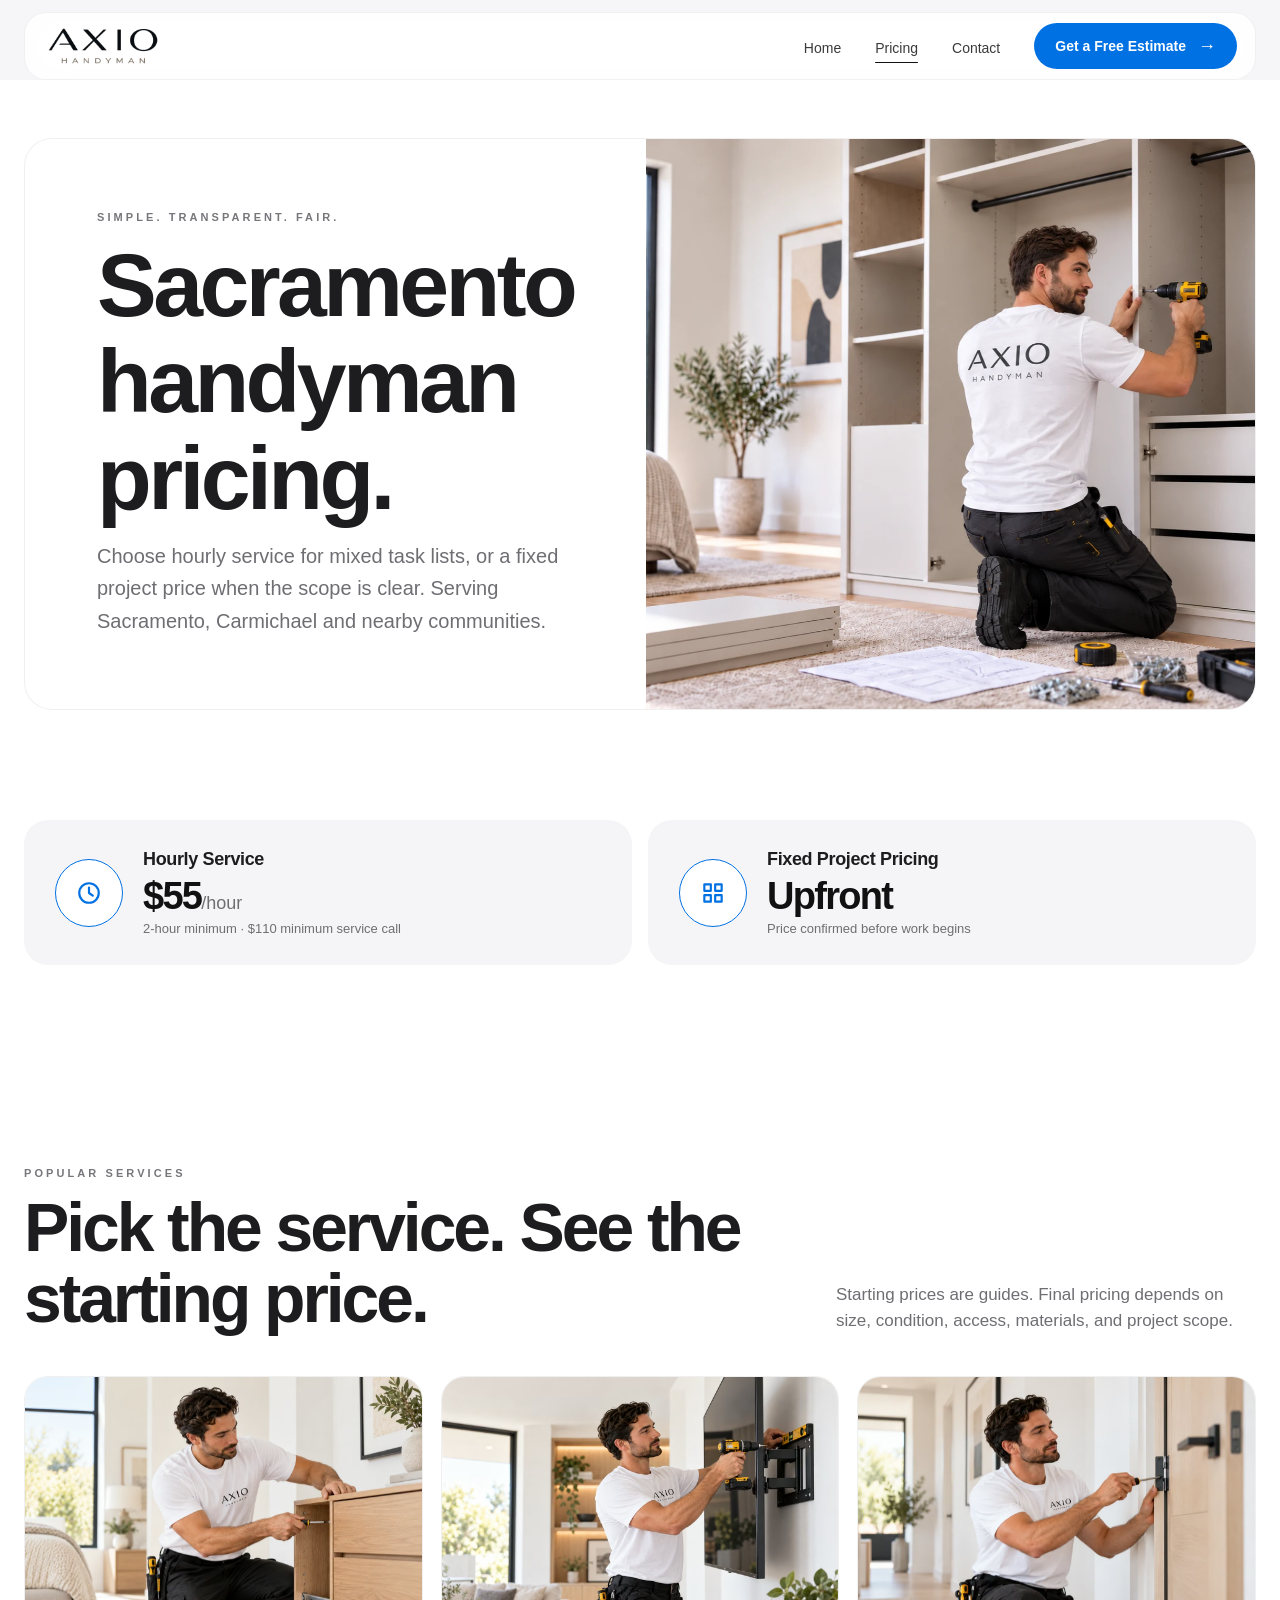
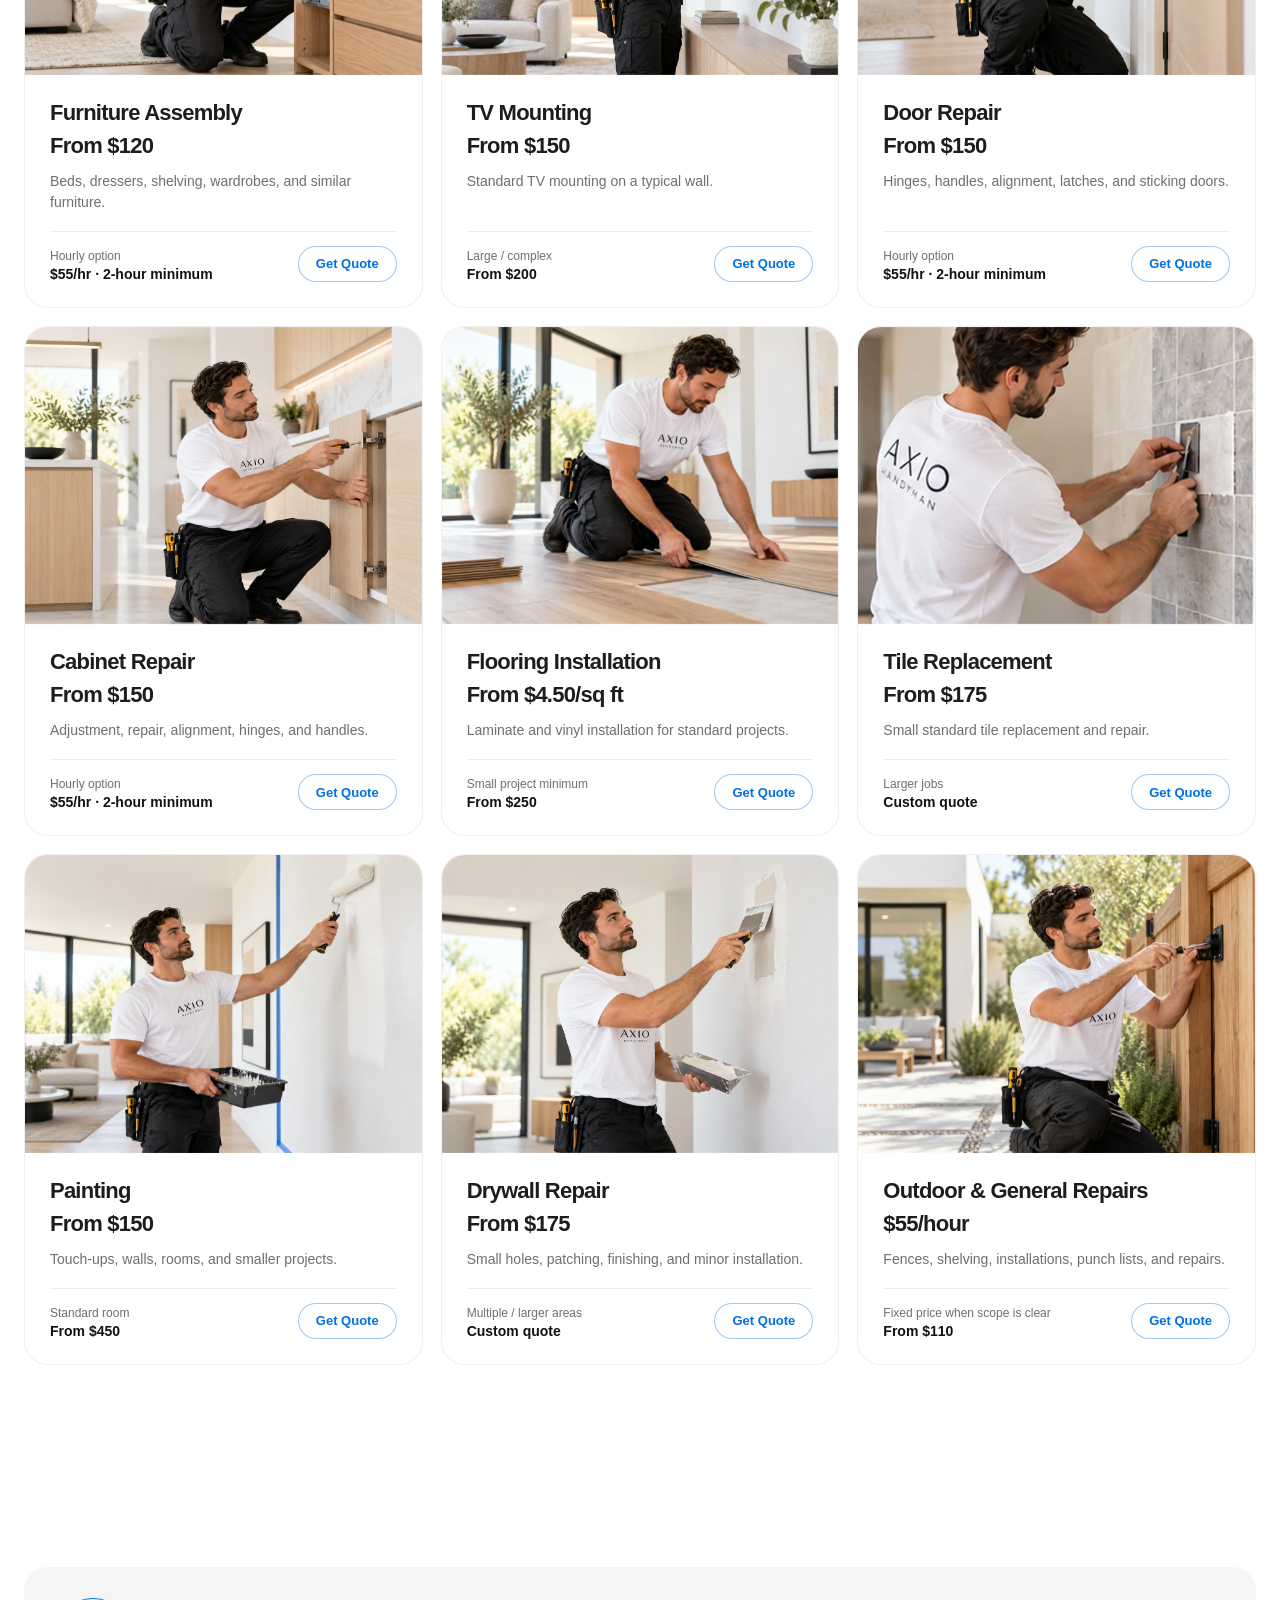
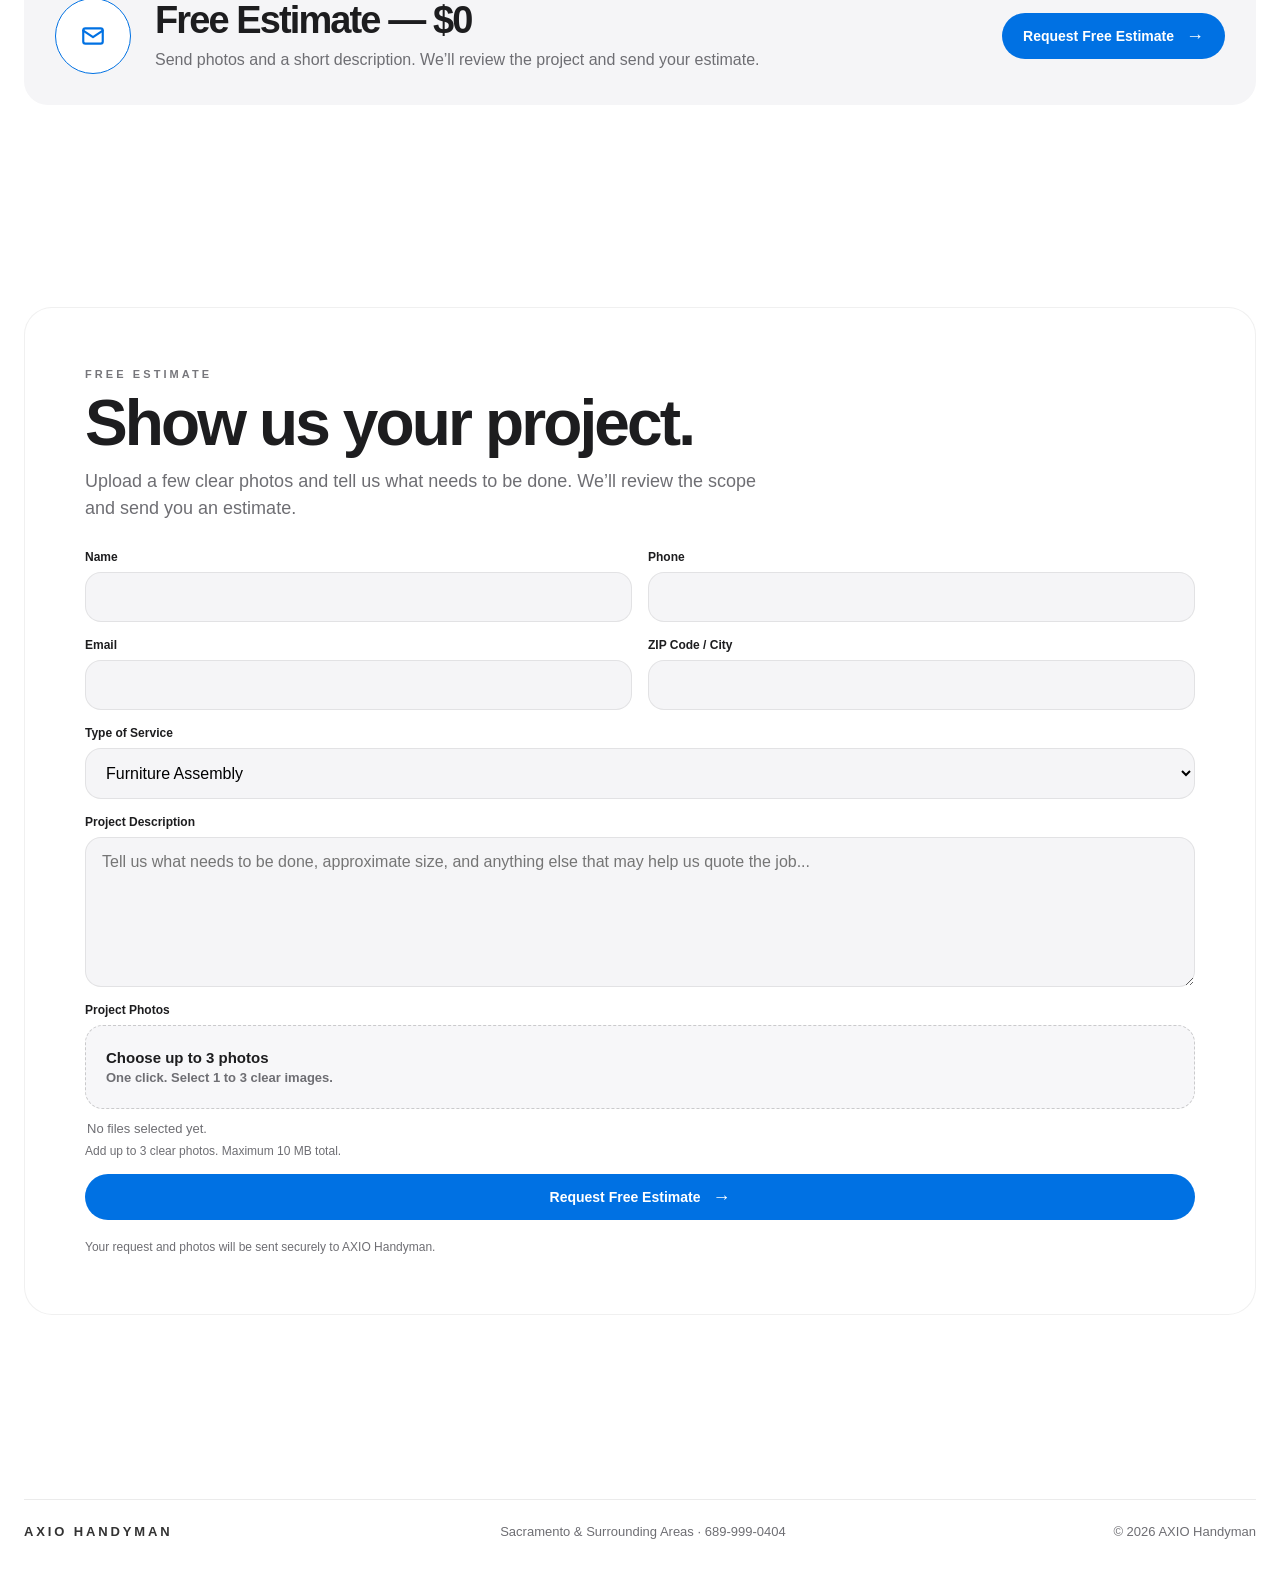
<file: pricing.html>
<!doctype html>
<html lang="en"><head>
<!-- Google Tag Manager -->
<script>(function(w,d,s,l,i){w[l]=w[l]||[];w[l].push({'gtm.start':
new Date().getTime(),event:'gtm.js'});var f=d.getElementsByTagName(s)[0],
j=d.createElement(s),dl=l!='dataLayer'?'&l='+l:'';j.async=true;j.src=
'https://www.googletagmanager.com/gtm.js?id='+i+dl;f.parentNode.insertBefore(j,f);
})(window,document,'script','dataLayer','GTM-NKHSM2GW');</script>
<!-- End Google Tag Manager -->

<meta charset="utf-8"><meta name="viewport" content="width=device-width,initial-scale=1">
<title>Handyman Pricing Sacramento | AXIO Handyman</title><meta name="description" content="Sacramento handyman pricing from AXIO Handyman. $55/hour with a 2-hour minimum plus upfront project pricing for common repairs and installations. Free estimates."><link rel="canonical" href="https://axiohandyman.com/pricing.html"><meta property="og:title" content="Handyman Pricing Sacramento | AXIO Handyman"><meta property="og:description" content="Transparent handyman pricing in Sacramento and surrounding areas. Hourly and project pricing with free estimates."><meta property="og:type" content="website"><meta property="og:url" content="https://axiohandyman.com/pricing.html"><meta property="og:image" content="https://axiohandyman.com/assets/pricing-hero.webp"><meta name="twitter:card" content="summary_large_image"><link rel="stylesheet" href="styles.css">
  <link rel="icon" href="/favicon.ico" sizes="any">
  <link rel="icon" type="image/png" sizes="48x48" href="/assets/favicon-48x48.png">
  <link rel="icon" type="image/png" sizes="192x192" href="/assets/favicon-192x192.png">
  <link rel="apple-touch-icon" sizes="180x180" href="/assets/apple-touch-icon.png">
  <link rel="manifest" href="/site.webmanifest">
  <meta name="theme-color" content="#ffffff">
</head><body>
<!-- Google Tag Manager (noscript) -->
<noscript><iframe src="https://www.googletagmanager.com/ns.html?id=GTM-NKHSM2GW"
height="0" width="0" style="display:none;visibility:hidden"></iframe></noscript>
<!-- End Google Tag Manager (noscript) -->

<header class="site-header"><div class="container nav"><a class="brand-image" href="index.html" aria-label="AXIO Handyman home"><img src="assets/axio-logo.png" alt="AXIO Handyman"></a><nav class="nav-links"><a href="index.html">Home</a><a href="pricing.html" aria-current="page">Pricing</a><a href="contact.html">Contact</a><a class="btn btn-primary" href="#estimate">Get a Free Estimate <span class="arrow">→</span></a></nav><button class="menu-toggle" aria-label="Open menu" aria-expanded="false">☰</button></div></header>
<main>
<section class="pricing-visual-hero"><div class="container pricing-hero-card"><div class="pricing-hero-copy"><div class="eyebrow">Simple. Transparent. Fair.</div><h1>Sacramento handyman pricing.</h1><p>Choose hourly service for mixed task lists, or a fixed project price when the scope is clear. Serving Sacramento, Carmichael and nearby communities.</p></div><div class="pricing-hero-image"><img src="assets/pricing-hero.webp" alt="AXIO handyman working on cabinet installation"></div></div></section>

<section class="section-tight"><div class="container"><div class="pricing-models">
  <article class="pricing-model"><div class="pricing-model-icon" aria-hidden="true"><svg class="icon-svg" viewBox="0 0 24 24" aria-hidden="true"><circle cx="12" cy="12" r="9"></circle><polyline points="12,7 12,12 15.5,14.5"></polyline></svg></div><div><div class="pricing-model-label">Hourly Service</div><div class="pricing-model-price"><strong>$55</strong>/hour</div><div class="pricing-model-note">2-hour minimum · $110 minimum service call</div></div></article>
  <article class="pricing-model"><div class="pricing-model-icon" aria-hidden="true"><svg class="icon-svg" viewBox="0 0 24 24" aria-hidden="true"><rect x="4" y="4" width="6" height="6"></rect><rect x="14" y="4" width="6" height="6"></rect><rect x="4" y="14" width="6" height="6"></rect><rect x="14" y="14" width="6" height="6"></rect></svg></div><div><div class="pricing-model-label">Fixed Project Pricing</div><div class="pricing-model-price"><strong>Upfront</strong></div><div class="pricing-model-note">Price confirmed before work begins</div></div></article>
</div></div></section>

<section class="section"><div class="container"><div class="section-heading"><div><div class="section-kicker">Popular Services</div><h2>Pick the service. See the starting price.</h2></div><p>Starting prices are guides. Final pricing depends on size, condition, access, materials, and project scope.</p></div>
<div class="pricing-grid">
  <article class="price-service-card" id="furniture"><img loading="lazy" decoding="async" src="assets/service-furniture.avif" alt="Furniture assembly"><div class="price-card-copy"><div class="price-card-head"><div class="price-card-head-main"><h3>Furniture Assembly</h3><div class="price-main">From $120</div></div></div><p>Beds, dressers, shelving, wardrobes, and similar furniture.</p><div class="price-alt price-alt-row"><div class="price-alt-copy">Hourly option<strong>$55/hr · 2-hour minimum</strong></div><a class="btn btn-apple-outline price-cta js-service-cta" href="#estimate" data-service="Furniture Assembly">Get Quote</a></div></div></article>
  <article class="price-service-card" id="tv"><img loading="lazy" decoding="async" src="assets/service-tv.avif" alt="TV mounting"><div class="price-card-copy"><div class="price-card-head"><div class="price-card-head-main"><h3>TV Mounting</h3><div class="price-main">From $150</div></div></div><p>Standard TV mounting on a typical wall.</p><div class="price-alt price-alt-row"><div class="price-alt-copy">Large / complex<strong>From $200</strong></div><a class="btn btn-apple-outline price-cta js-service-cta" href="#estimate" data-service="TV Mounting">Get Quote</a></div></div></article>
  <article class="price-service-card" id="door"><img loading="lazy" decoding="async" src="assets/service-door.avif" alt="Door repair"><div class="price-card-copy"><div class="price-card-head"><div class="price-card-head-main"><h3>Door Repair</h3><div class="price-main">From $150</div></div></div><p>Hinges, handles, alignment, latches, and sticking doors.</p><div class="price-alt price-alt-row"><div class="price-alt-copy">Hourly option<strong>$55/hr · 2-hour minimum</strong></div><a class="btn btn-apple-outline price-cta js-service-cta" href="#estimate" data-service="Door Repair">Get Quote</a></div></div></article>
  <article class="price-service-card" id="cabinet"><img loading="lazy" decoding="async" src="assets/service-cabinet.avif" alt="Cabinet repair"><div class="price-card-copy"><div class="price-card-head"><div class="price-card-head-main"><h3>Cabinet Repair</h3><div class="price-main">From $150</div></div></div><p>Adjustment, repair, alignment, hinges, and handles.</p><div class="price-alt price-alt-row"><div class="price-alt-copy">Hourly option<strong>$55/hr · 2-hour minimum</strong></div><a class="btn btn-apple-outline price-cta js-service-cta" href="#estimate" data-service="Cabinet Repair">Get Quote</a></div></div></article>
  <article class="price-service-card" id="flooring"><img loading="lazy" decoding="async" src="assets/service-flooring.avif" alt="Flooring installation"><div class="price-card-copy"><div class="price-card-head"><div class="price-card-head-main"><h3>Flooring Installation</h3><div class="price-main">From $4.50/sq ft</div></div></div><p>Laminate and vinyl installation for standard projects.</p><div class="price-alt price-alt-row"><div class="price-alt-copy">Small project minimum<strong>From $250</strong></div><a class="btn btn-apple-outline price-cta js-service-cta" href="#estimate" data-service="Flooring Installation">Get Quote</a></div></div></article>
  <article class="price-service-card" id="tile"><img loading="lazy" decoding="async" src="assets/service-tile.avif" alt="Tile replacement"><div class="price-card-copy"><div class="price-card-head"><div class="price-card-head-main"><h3>Tile Replacement</h3><div class="price-main">From $175</div></div></div><p>Small standard tile replacement and repair.</p><div class="price-alt price-alt-row"><div class="price-alt-copy">Larger jobs<strong>Custom quote</strong></div><a class="btn btn-apple-outline price-cta js-service-cta" href="#estimate" data-service="Tile Replacement">Get Quote</a></div></div></article>
  <article class="price-service-card" id="painting"><img loading="lazy" decoding="async" src="assets/service-painting.avif" alt="Painting"><div class="price-card-copy"><div class="price-card-head"><div class="price-card-head-main"><h3>Painting</h3><div class="price-main">From $150</div></div></div><p>Touch-ups, walls, rooms, and smaller projects.</p><div class="price-alt price-alt-row"><div class="price-alt-copy">Standard room<strong>From $450</strong></div><a class="btn btn-apple-outline price-cta js-service-cta" href="#estimate" data-service="Painting">Get Quote</a></div></div></article>
  <article class="price-service-card" id="drywall"><img loading="lazy" decoding="async" src="assets/service-drywall.avif" alt="Drywall repair"><div class="price-card-copy"><div class="price-card-head"><div class="price-card-head-main"><h3>Drywall Repair</h3><div class="price-main">From $175</div></div></div><p>Small holes, patching, finishing, and minor installation.</p><div class="price-alt price-alt-row"><div class="price-alt-copy">Multiple / larger areas<strong>Custom quote</strong></div><a class="btn btn-apple-outline price-cta js-service-cta" href="#estimate" data-service="Drywall Installation & Repair">Get Quote</a></div></div></article>
  <article class="price-service-card" id="general"><img loading="lazy" decoding="async" src="assets/service-general.avif" alt="Outdoor and general repairs"><div class="price-card-copy"><div class="price-card-head"><div class="price-card-head-main"><h3>Outdoor & General Repairs</h3><div class="price-main">$55/hour</div></div></div><p>Fences, shelving, installations, punch lists, and repairs.</p><div class="price-alt price-alt-row"><div class="price-alt-copy">Fixed price when scope is clear<strong>From $110</strong></div><a class="btn btn-apple-outline price-cta js-service-cta" href="#estimate" data-service="Outdoor & General Repair">Get Quote</a></div></div></article>
</div></div></section>

<section class="section-tight"><div class="container free-estimate-wide"><div class="estimate-icon" aria-hidden="true"><svg class="icon-svg" viewBox="0 0 24 24" aria-hidden="true"><rect x="3" y="5" width="18" height="14" rx="2" ry="2"></rect><polyline points="3,7 12,13 21,7"></polyline></svg></div><div><h2>Free Estimate — $0</h2><p>Send photos and a short description. We’ll review the project and send your estimate.</p></div><a class="btn btn-primary" href="#estimate">Request Free Estimate <span class="arrow">→</span></a></div></section>

<section class="section" id="estimate"><div class="container form-panel"><div class="eyebrow">Free Estimate</div><h2>Show us your project.</h2><p>Upload a few clear photos and tell us what needs to be done. We’ll review the scope and send you an estimate.</p>
<form class="form-grid" data-form-type="free_estimate" action="https://formsubmit.co/axiohandyman@gmail.com" method="POST" enctype="multipart/form-data">
<input type="hidden" name="_subject" value="New AXIO Free Estimate Request">
<input type="hidden" name="_template" value="table">
<input type="hidden" name="_next" value="https://axiohandyman.com/thanks.html">
<input type="hidden" name="_url" value="https://axiohandyman.com/pricing.html#estimate">
<input type="text" name="_honey" tabindex="-1" autocomplete="off" style="display:none"><div class="field"><label for="name">Name</label><input id="name" name="name" autocomplete="name" required></div><div class="field"><label for="phone">Phone</label><input id="phone" name="phone" autocomplete="tel" required></div><div class="field"><label for="email">Email</label><input id="email" type="email" name="email" autocomplete="email"></div><div class="field"><label for="zip">ZIP Code / City</label><input id="zip" name="zip"></div><div class="field full"><label for="service">Type of Service</label><select id="service" name="service"><option>Furniture Assembly</option><option>TV Mounting</option><option>Door Repair</option><option>Cabinet Repair</option><option>Drywall Installation & Repair</option><option>Flooring Installation</option><option>Tile Replacement</option><option>Painting</option><option>Outdoor & General Repair</option><option>Other</option></select></div><div class="field full"><label for="details">Project Description</label><textarea id="details" name="details" placeholder="Tell us what needs to be done, approximate size, and anything else that may help us quote the job..."></textarea></div><div class="field full"><label for="photos">Project Photos</label><div class="multi-upload-wrap">
<input id="photos" type="file" name="attachment" accept="image/png,image/jpeg,image/webp" multiple>
<label class="multi-upload-label" for="photos"><span>Choose up to 3 photos</span><small>One click. Select 1 to 3 clear images.</small></label>
<div class="upload-selected" id="uploadSelected">No files selected yet.</div>
</div><div class="file-note">Add up to 3 clear photos. Maximum 10 MB total.</div></div><div class="field full"><button class="btn btn-primary" type="submit">Request Free Estimate <span class="arrow">→</span></button><div class="form-note">Your request and photos will be sent securely to AXIO Handyman.</div></div></form>
</div></section>
</main>
<footer><div class="container footer-inner"><span class="footer-brand">AXIO HANDYMAN</span><span>Sacramento & Surrounding Areas · <a href="tel:+16899990404">689-999-0404</a></span><span>© 2026 AXIO Handyman</span></div></footer><script src="script.js"></script></body></html>
</file>
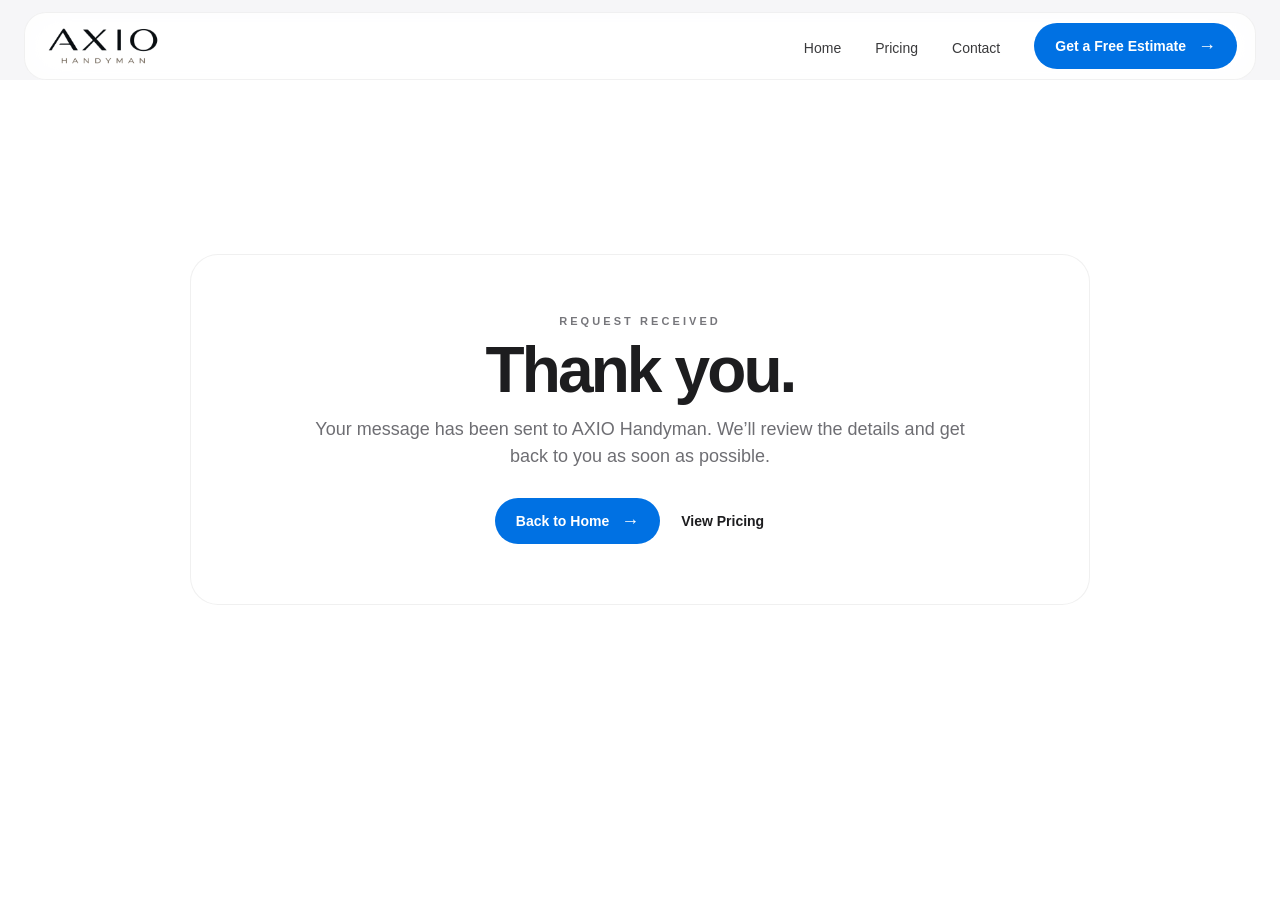
<file: thanks.html>
<!doctype html><html lang="en"><head>
<!-- Google Tag Manager -->
<script>(function(w,d,s,l,i){w[l]=w[l]||[];w[l].push({'gtm.start':
new Date().getTime(),event:'gtm.js'});var f=d.getElementsByTagName(s)[0],
j=d.createElement(s),dl=l!='dataLayer'?'&l='+l:'';j.async=true;j.src=
'https://www.googletagmanager.com/gtm.js?id='+i+dl;f.parentNode.insertBefore(j,f);
})(window,document,'script','dataLayer','GTM-NKHSM2GW');</script>
<!-- End Google Tag Manager -->
<meta charset="utf-8"><meta name="viewport" content="width=device-width,initial-scale=1"><title>Thank You | AXIO Handyman</title><meta name="robots" content="noindex"><link rel="stylesheet" href="styles.css">  <link rel="icon" href="/favicon.ico" sizes="any">
  <link rel="icon" type="image/png" sizes="48x48" href="/assets/favicon-48x48.png">
  <link rel="icon" type="image/png" sizes="192x192" href="/assets/favicon-192x192.png">
  <link rel="apple-touch-icon" sizes="180x180" href="/assets/apple-touch-icon.png">
  <link rel="manifest" href="/site.webmanifest">
  <meta name="theme-color" content="#ffffff">
</head><body data-lead-page="true">
<!-- Google Tag Manager (noscript) -->
<noscript><iframe src="https://www.googletagmanager.com/ns.html?id=GTM-NKHSM2GW"
height="0" width="0" style="display:none;visibility:hidden"></iframe></noscript>
<!-- End Google Tag Manager (noscript) -->

<header class="site-header"><div class="container nav"><a class="brand-image" href="index.html" aria-label="AXIO Handyman home"><img src="assets/axio-logo.png" alt="AXIO Handyman"></a><nav class="nav-links"><a href="index.html">Home</a><a href="pricing.html">Pricing</a><a href="contact.html">Contact</a><a class="btn btn-primary" href="pricing.html#estimate">Get a Free Estimate <span class="arrow">→</span></a></nav><button class="menu-toggle" aria-label="Open menu" aria-expanded="false">☰</button></div></header>
<main><section class="section"><div class="container"><div class="form-panel thank-you-panel"><div class="eyebrow">Request Received</div><h2>Thank you.</h2><p>Your message has been sent to AXIO Handyman. We’ll review the details and get back to you as soon as possible.</p><div class="hero-actions"><a class="btn btn-primary" href="index.html">Back to Home <span class="arrow">→</span></a><a class="btn btn-secondary" href="pricing.html">View Pricing</a></div></div></div></section></main>
<script src="script.js"></script></body></html>
</file>
<file: styles.css>
:root{
  --bg:#ffffff;
  --bg-soft:#f5f5f7;
  --surface:#fff;
  --text:#1d1d1f;
  --muted:#6e6e73;
  --line:rgba(0,0,0,.08);
  --soft:#ececef;
  --accent:#0071e3;
  --apple-blue:#0071e3;
  --apple-blue-hover:#0068d1;
  --apple-blue-soft:#edf6ff;
  --shadow:none;
  --shadow-soft:none;
  --r-xl:28px;
  --r-lg:24px;
  --r-md:20px;
  --max:1280px;
}
*{box-sizing:border-box}
html{scroll-behavior:smooth}
body{margin:0;background:var(--bg);color:var(--text);font-family:-apple-system,BlinkMacSystemFont,"SF Pro Display","SF Pro Text","Helvetica Neue",Arial,sans-serif;-webkit-font-smoothing:antialiased}
a{color:inherit;text-decoration:none} img,video{display:block;max-width:100%} button,input,textarea,select{font:inherit}
.container{width:min(calc(100% - 40px),var(--max));margin:0 auto}

.site-header{position:sticky;top:0;z-index:60;padding:14px 0 0;background:linear-gradient(to bottom,rgba(245,245,247,.96),rgba(245,245,247,.78),rgba(245,245,247,0));backdrop-filter:blur(10px)}
.nav{height:68px;padding:0 18px 0 22px;background:rgba(255,255,255,.92);border:1px solid rgba(255,255,255,.8);border-radius:22px;box-shadow:var(--shadow-soft);display:flex;align-items:center;justify-content:space-between;gap:20px;backdrop-filter:blur(20px) saturate(170%)}
.brand-image{width:112px;height:46px;display:flex;align-items:center}.brand-image img{width:112px;height:auto;object-fit:contain}
.nav-links{display:flex;align-items:center;gap:34px;font-size:14px}.nav-links a:not(.btn){padding:24px 0 20px;position:relative;color:#353537}.nav-links a[aria-current="page"]:after{content:"";position:absolute;left:0;right:0;bottom:13px;height:1.5px;background:#111;border-radius:2px}.nav-links a:not(.btn):hover{color:#000}
.menu-toggle{display:none;border:0;background:transparent;font-size:24px;padding:8px}
.btn{display:inline-flex;align-items:center;justify-content:center;gap:12px;min-height:46px;padding:0 20px;border-radius:999px;border:1px solid transparent;font-size:14px;font-weight:650;transition:transform .2s ease,box-shadow .2s ease,background .2s ease}.btn:hover{transform:translateY(-1px)}
.btn-primary{background:var(--apple-blue);color:#fff;box-shadow:none}.btn-primary:hover{background:var(--apple-blue-hover);box-shadow:none;transform:translateY(-1px) scale(1.015)}.btn-light{background:#fff;color:var(--apple-blue);border-color:var(--apple-blue);box-shadow:none}.btn-light:hover{background:var(--apple-blue-soft);transform:translateY(-1px)}.btn-outline{background:#fff;color:var(--apple-blue);border-color:var(--apple-blue);backdrop-filter:none}.btn-outline:hover{background:var(--apple-blue-soft);transform:translateY(-1px)}.btn-apple-outline{background:#fff;color:var(--apple-blue);border-color:var(--apple-blue);box-shadow:none}.btn-apple-outline:hover{background:var(--apple-blue-soft);border-color:var(--apple-blue-hover);color:var(--apple-blue-hover);transform:translateY(-1px) scale(1.01)}
.arrow{font-size:18px;font-weight:400;line-height:1}
.eyebrow,.section-kicker{font-size:11px;font-weight:750;letter-spacing:.28em;text-transform:uppercase;color:#76767b}
.section-kicker{margin-bottom:14px}
h1,h2,h3,p{margin-top:0} p{line-height:1.5}

/* HOME */
.home-intro{padding:68px 0 24px}.home-intro-grid{display:grid;grid-template-columns:1.2fr .8fr;gap:36px;align-items:end}.home-intro h1{font-size:clamp(58px,8vw,106px);line-height:.9;letter-spacing:-.065em;margin:12px 0 0;max-width:840px}.home-intro-side{padding-bottom:10px}.home-intro-side p{font-size:20px;color:var(--muted);max-width:430px;margin-bottom:24px}.home-intro-actions{display:flex;gap:10px;flex-wrap:wrap}
.hero-card{position:relative;height:min(710px,72vh);border-radius:var(--r-xl);overflow:hidden;background:#111;box-shadow:var(--shadow);margin-bottom:24px}.hero-card video{width:100%;height:100%;object-fit:cover;object-position:center}.hero-card:after{content:"";position:absolute;inset:0;background:linear-gradient(180deg,rgba(0,0,0,.06) 20%,rgba(0,0,0,.52) 100%)}.hero-float{position:absolute;z-index:2;left:28px;right:28px;bottom:28px;display:flex;justify-content:space-between;align-items:flex-end;gap:20px}.hero-badge{max-width:560px;padding:22px 24px;border-radius:24px;background:rgba(255,255,255,.88);backdrop-filter:blur(20px) saturate(170%);box-shadow:0 12px 30px rgba(0,0,0,.1)}.hero-badge strong{display:block;font-size:28px;letter-spacing:-.03em;margin-bottom:6px}.hero-badge span{color:var(--muted);font-size:15px}
.section{padding:82px 0}.section-tight{padding:56px 0}.section-heading{display:flex;align-items:end;justify-content:space-between;gap:28px;margin-bottom:26px}.section-heading h2{font-size:clamp(42px,5.3vw,70px);line-height:.98;letter-spacing:-.055em;margin:0;max-width:760px}.section-heading p{max-width:420px;color:var(--muted);font-size:17px;margin:0}

.store-grid{display:grid;grid-template-columns:repeat(3,1fr);gap:16px}.service-tile{background:#fff;border-radius:var(--r-lg);overflow:hidden;box-shadow:var(--shadow-soft);border:1px solid rgba(0,0,0,.025);display:grid;grid-template-rows:230px 1fr;min-height:390px;transition:transform .22s ease,box-shadow .22s ease}.service-tile:hover{transform:translateY(-3px);box-shadow:0 20px 40px rgba(0,0,0,.09)}.service-tile img{width:100%;height:100%;object-fit:cover}.service-tile-copy{padding:22px;display:flex;flex-direction:column;min-height:160px}.service-tile-copy h3{font-size:25px;letter-spacing:-.035em;margin:0 0 8px}.service-tile-copy p{font-size:14px;color:var(--muted);margin:0 0 20px}.circle-link{margin-top:auto;align-self:flex-start;width:38px;height:38px;padding:0;border:0;border-radius:50%;display:grid;place-items:center;background:#f1f1f5;color:#555;font-size:24px;font-weight:500;line-height:1;box-shadow:none;transition:transform .22s ease,background .22s ease,color .22s ease}.service-tile:hover .circle-link{transform:translateX(2px) translateY(-1px);background:#ebebef;color:#1d1d1f}

.apple-panel{background:#fff;border-radius:var(--r-xl);box-shadow:var(--shadow-soft);overflow:hidden;border:1px solid rgba(0,0,0,.03)}.about-split{display:grid;grid-template-columns:1fr 1fr}.about-copy{padding:clamp(36px,6vw,72px)}.about-copy h2{font-size:clamp(44px,5vw,68px);line-height:.98;letter-spacing:-.055em;margin:0 0 20px}.about-copy p{font-size:18px;color:var(--muted);max-width:560px}.about-photo{min-height:480px}.about-photo img{width:100%;height:100%;object-fit:cover}
.trust-row{display:grid;grid-template-columns:repeat(3,1fr);gap:16px}.trust-card{background:#fff;border-radius:var(--r-lg);padding:30px;box-shadow:var(--shadow-soft);min-height:190px}.trust-icon{width:54px;height:54px;border-radius:50%;background:#fff;color:var(--apple-blue);border:1.5px solid var(--apple-blue);display:grid;place-items:center;font-size:22px;box-shadow:none;margin-bottom:26px;transition:transform .22s ease,background .22s ease}.trust-card:hover .trust-icon{transform:translateY(-2px);background:var(--apple-blue-soft)}.trust-card h3{font-size:22px;letter-spacing:-.03em;margin-bottom:8px}.trust-card p{color:var(--muted);font-size:14px;margin:0}
.area-card{background:#111;color:#fff;border-radius:var(--r-xl);padding:clamp(36px,6vw,72px);display:grid;grid-template-columns:1fr .8fr;gap:40px;box-shadow:var(--shadow)}.area-card h2{font-size:clamp(48px,6vw,80px);line-height:.92;letter-spacing:-.06em;margin:0}.area-card p{align-self:end;color:rgba(255,255,255,.68);font-size:18px;margin:0}.area-card .section-kicker{color:rgba(255,255,255,.55)}
.estimate-banner{background:linear-gradient(135deg,#fff 0%,#fff 62%,#f1ede8 100%);border-radius:var(--r-xl);padding:30px 34px;display:grid;grid-template-columns:auto 1fr auto;align-items:center;gap:24px;box-shadow:var(--shadow-soft)}.estimate-icon{width:72px;height:72px;border-radius:50%;background:#fff;color:var(--apple-blue);border:1.5px solid var(--apple-blue);display:grid;place-items:center;box-shadow:none}.estimate-banner h2{font-size:36px;letter-spacing:-.045em;margin:0 0 6px}.estimate-banner p{color:var(--muted);margin:0}

/* PRICING */
.pricing-visual-hero{padding:42px 0 20px}.pricing-hero-card{background:#fff;border-radius:var(--r-xl);overflow:hidden;box-shadow:var(--shadow-soft);display:grid;grid-template-columns:1fr 1fr;min-height:400px}.pricing-hero-copy{padding:clamp(34px,6vw,72px);display:flex;flex-direction:column;justify-content:center}.pricing-hero-copy h1{font-size:clamp(60px,7vw,92px);line-height:.92;letter-spacing:-.06em;margin:14px 0 14px}.pricing-hero-copy p{color:var(--muted);font-size:20px;max-width:520px;margin:0}.pricing-hero-image{min-height:400px}.pricing-hero-image img{width:100%;height:100%;object-fit:cover}
.pricing-models{display:grid;grid-template-columns:1fr 1fr;gap:16px}.pricing-model{background:#fff;border-radius:var(--r-lg);padding:28px 30px;box-shadow:var(--shadow-soft);display:grid;grid-template-columns:auto 1fr;gap:20px;align-items:center}.pricing-model-icon{width:68px;height:68px;border-radius:50%;background:#fff;color:var(--apple-blue);border:1.5px solid var(--apple-blue);display:grid;place-items:center;box-shadow:none;transition:transform .22s ease,background .22s ease}.pricing-model:hover .pricing-model-icon{transform:translateY(-2px);background:var(--apple-blue-soft)}.pricing-model-label{font-size:18px;font-weight:700;letter-spacing:-.02em}.pricing-model-price{font-size:18px;color:var(--muted);margin-top:5px}.pricing-model-price strong{font-size:38px;color:#111;letter-spacing:-.045em}.pricing-model-note{font-size:13px;color:var(--muted);margin-top:3px}
.pricing-grid{display:grid;grid-template-columns:repeat(3,1fr);gap:14px}.price-service-card{scroll-margin-top:110px;background:#fff;border-radius:22px;overflow:hidden;box-shadow:var(--shadow-soft);min-height:300px;display:grid;grid-template-columns:46% 54%;transition:transform .22s ease,box-shadow .22s ease;outline:2px solid transparent}.price-service-card:hover{transform:translateY(-2px);box-shadow:0 18px 38px rgba(0,0,0,.085)}.price-service-card:target{outline-color:rgba(10,132,255,.40)}.price-service-card img{width:100%;height:100%;object-fit:cover}.price-card-copy{padding:22px 20px;display:flex;flex-direction:column}.price-card-copy h3{font-size:21px;letter-spacing:-.035em;margin:0 0 8px}.price-main{font-size:24px;font-weight:750;letter-spacing:-.035em;margin-bottom:8px}.price-card-copy p{color:var(--muted);font-size:13px;margin:0 0 16px}.price-alt{margin-top:auto;padding-top:14px;border-top:1px solid var(--line);font-size:12px;color:var(--muted)}.price-alt strong{display:block;color:#111;font-size:14px;margin-top:3px}.price-cta{margin-top:16px;align-self:flex-start}
.free-estimate-wide{background:#fff;border-radius:var(--r-xl);padding:30px;box-shadow:var(--shadow-soft);display:grid;grid-template-columns:auto 1fr auto;gap:24px;align-items:center}.free-estimate-wide .estimate-icon{width:76px;height:76px}.free-estimate-wide h2{font-size:38px;letter-spacing:-.05em;margin:0 0 6px}.free-estimate-wide p{color:var(--muted);margin:0}

/* FORMS + CONTACT */
.form-panel{background:#fff;border-radius:var(--r-xl);padding:clamp(30px,5vw,56px);box-shadow:var(--shadow-soft)}.form-panel h2{font-size:clamp(42px,5vw,66px);letter-spacing:-.055em;line-height:.98;margin:10px 0 12px}.form-panel>p{color:var(--muted);font-size:18px;max-width:680px}.form-grid{display:grid;grid-template-columns:1fr 1fr;gap:14px;margin-top:28px}.field{display:flex;flex-direction:column;gap:8px}.field.full{grid-column:1/-1}label{font-size:12px;font-weight:700}input,textarea,select{width:100%;border:1px solid var(--line);border-radius:16px;background:#f7f7f9;padding:15px 16px;outline:none;transition:border-color .2s,box-shadow .2s}textarea{min-height:150px;resize:vertical}input:focus,textarea:focus,select:focus{border-color:rgba(0,113,227,.55);box-shadow:0 0 0 4px rgba(0,113,227,.12)}.file-note,.form-note{color:var(--muted);font-size:12px}.form-note{margin-top:12px}
.contact-hero{padding:42px 0 20px}.contact-hero-card{display:grid;grid-template-columns:1fr .95fr;background:#fff;border-radius:var(--r-xl);overflow:hidden;box-shadow:var(--shadow-soft);min-height:500px}.contact-hero-copy{padding:clamp(38px,6vw,74px);display:flex;flex-direction:column;justify-content:center}.contact-hero-copy h1{font-size:clamp(58px,7vw,88px);line-height:.92;letter-spacing:-.06em;margin:14px 0 18px}.contact-hero-copy p{font-size:19px;color:var(--muted);max-width:520px}.contact-hero-image{min-height:500px}.contact-hero-image img{width:100%;height:100%;object-fit:cover}.contact-methods{display:grid;grid-template-columns:repeat(3,1fr);gap:16px}.contact-method{background:#fff;border-radius:var(--r-lg);padding:30px;box-shadow:var(--shadow-soft);min-height:190px;display:flex;flex-direction:column}.contact-method-icon{width:56px;height:56px;border-radius:50%;background:#fff;color:var(--apple-blue);border:1.5px solid var(--apple-blue);display:grid;place-items:center;box-shadow:none;margin-bottom:20px;transition:transform .22s ease,background .22s ease}.contact-method:hover .contact-method-icon{transform:translateY(-2px);background:var(--apple-blue-soft)}.contact-method-label{display:block;color:var(--muted);font-size:12px;text-transform:uppercase;letter-spacing:.14em;margin-bottom:14px}.contact-method strong{display:block;font-size:22px;letter-spacing:-.025em}.contact-method small{display:block;color:var(--muted);font-size:13px;margin-top:8px}.icon-svg{width:26px;height:26px;display:block}.icon-svg path,.icon-svg line,.icon-svg polyline,.icon-svg rect,.icon-svg circle{stroke:currentColor;stroke-width:2;fill:none;stroke-linecap:round;stroke-linejoin:round}

footer{padding:42px 0 32px;color:var(--muted);font-size:13px}.footer-inner{display:flex;align-items:center;justify-content:space-between;gap:20px;flex-wrap:wrap;border-top:1px solid var(--line);padding-top:24px}.footer-brand{font-weight:700;letter-spacing:.22em;color:#333}

@media(max-width:980px){
 .home-intro-grid,.pricing-hero-card,.contact-hero-card,.about-split{grid-template-columns:1fr}.home-intro-side{padding:0}.pricing-hero-image,.contact-hero-image{min-height:420px}.store-grid,.pricing-grid{grid-template-columns:repeat(2,1fr)}.trust-row,.contact-methods{grid-template-columns:1fr 1fr}.area-card{grid-template-columns:1fr}.estimate-banner,.free-estimate-wide{grid-template-columns:auto 1fr}.estimate-banner .btn,.free-estimate-wide .btn{grid-column:2}
}
@media(max-width:760px){
 .site-header{padding-top:8px}.container{width:min(calc(100% - 20px),var(--max))}.nav{height:58px;border-radius:18px;padding:0 12px 0 16px}.brand-image,.brand-image img{width:94px}.menu-toggle{display:block}.nav-links{display:none;position:absolute;top:72px;left:10px;right:10px;background:rgba(255,255,255,.98);border-radius:20px;padding:12px;box-shadow:var(--shadow);flex-direction:column;align-items:stretch;gap:2px}.nav-links.open{display:flex}.nav-links a:not(.btn){padding:13px 10px}.nav-links a[aria-current="page"]:after{display:none}.nav-links .btn{margin-top:6px}.home-intro{padding-top:42px}.home-intro h1{font-size:58px}.home-intro-side p{font-size:17px}.hero-card{height:68svh;border-radius:24px}.hero-float{left:14px;right:14px;bottom:14px}.hero-badge{padding:17px 18px;border-radius:19px}.hero-badge strong{font-size:22px}.hero-float>.btn{display:none}.section{padding:58px 0}.section-tight{padding:42px 0}.section-heading{align-items:flex-start;flex-direction:column}.section-heading h2{font-size:42px}.store-grid,.pricing-grid,.trust-row,.contact-methods{grid-template-columns:1fr}.service-tile{grid-template-rows:240px 1fr}.about-photo{min-height:360px}.trust-card{min-height:170px}.estimate-banner,.free-estimate-wide{grid-template-columns:1fr;text-align:left}.estimate-banner .btn,.free-estimate-wide .btn{grid-column:auto;justify-self:start}.pricing-visual-hero,.contact-hero{padding-top:30px}.pricing-hero-copy,.contact-hero-copy{padding:34px 26px}.pricing-hero-copy h1,.contact-hero-copy h1{font-size:58px}.pricing-hero-image,.contact-hero-image{min-height:330px}.pricing-models{grid-template-columns:1fr}.price-service-card{min-height:260px}.form-grid{grid-template-columns:1fr}.field.full{grid-column:auto}
}
@media(max-width:520px){.price-service-card{grid-template-columns:44% 56%}.price-main{font-size:21px}.price-card-copy{padding:18px 15px}.home-intro-actions .btn{flex:1}.estimate-icon{width:60px;height:60px}.free-estimate-wide h2,.estimate-banner h2{font-size:31px}}
@media(prefers-reduced-motion:reduce){html{scroll-behavior:auto}*,*:before,*:after{transition:none!important}}

.photo-upload-grid{display:grid;grid-template-columns:repeat(3,1fr);gap:10px}.photo-upload-grid input[type=file]{font-size:12px;background:#f7f7f9}.thank-you-panel{max-width:900px;margin:6vh auto;text-align:center}.thank-you-panel p{margin-left:auto;margin-right:auto}.thank-you-panel .hero-actions{justify-content:center;margin-top:28px}@media(max-width:700px){.photo-upload-grid{grid-template-columns:1fr}}

/* V7 refinements */
#heroVideo{width:100%;height:100%;object-fit:cover;object-position:center center;background:#111}
.service-tile img,
.price-service-card img{object-position:center 38%}
.service-tile{grid-template-rows:auto 1fr;min-height:420px}
.service-tile img{width:100%;aspect-ratio:4/3;height:auto;object-fit:cover}

.pricing-hero-image,
.contact-hero-image,
.about-photo{background:#f3f3f5;display:flex;align-items:center;justify-content:center;padding:18px}
.pricing-hero-image img,
.contact-hero-image img,
.about-photo img{display:block;width:auto;height:auto;max-width:100%;max-height:100%;border-radius:28px;overflow:hidden;box-shadow:var(--shadow-soft)}
.contact-hero-image img,
.about-photo img{object-position:60% center}

.pricing-grid{display:grid;grid-template-columns:repeat(3,minmax(0,1fr));gap:18px}
.price-service-card{display:flex;flex-direction:column;min-height:unset;border-radius:24px}
.price-service-card img{width:100%;aspect-ratio:4/3;height:auto;object-fit:cover}
.price-card-copy{padding:22px 22px 20px;display:flex;flex-direction:column;flex:1}
.price-card-copy h3{font-size:22px}
.price-main{font-size:22px;margin-bottom:10px}
.price-card-copy p{font-size:14px;line-height:1.5;margin-bottom:18px}
.price-alt{margin-top:auto}

.multi-upload-wrap{display:flex;flex-direction:column;gap:12px}
#photos{position:absolute;left:-9999px}
.multi-upload-label{display:flex;flex-direction:column;gap:4px;align-items:flex-start;justify-content:center;min-height:84px;padding:18px 20px;border:1px dashed rgba(0,0,0,.18);border-radius:18px;background:#f7f7f9;cursor:pointer;transition:border-color .2s,background .2s,transform .2s}
.multi-upload-label:hover{background:#f1f1f3;border-color:rgba(0,113,227,.45);transform:translateY(-1px)}
.multi-upload-label span{font-weight:700;font-size:15px;color:var(--text)}
.multi-upload-label small{color:var(--muted);font-size:13px}
.upload-selected{font-size:13px;color:var(--muted);padding-left:2px}

@media(max-width:980px){
  .pricing-grid{grid-template-columns:repeat(2,minmax(0,1fr))}
}
@media(max-width:760px){
  .pricing-grid{grid-template-columns:1fr}
  .service-tile{min-height:unset}
  .pricing-hero-image,
  .contact-hero-image,
  .about-photo{padding:12px}
  .pricing-hero-image img,
  .contact-hero-image img,
  .about-photo img{border-radius:18px}
}


/* V13 Apple-style polish */
.price-card-head{display:flex;align-items:flex-start;justify-content:space-between;gap:16px;margin-bottom:10px}
.price-card-head-main{min-width:0}
.price-card-head h3{margin:0 0 7px}
.price-card-head .price-main{margin:0}
.price-cta{margin:0;align-self:center;justify-self:end;flex:0 0 auto;min-height:36px;padding:0 17px;font-size:13px}
.price-card-copy>p{margin-top:2px}
.price-alt{margin-top:auto}
.price-alt-row{display:grid;grid-template-columns:minmax(0,1fr) auto;align-items:end;gap:14px}
.price-alt-copy{min-width:0}
.price-service-card{transition:transform .24s cubic-bezier(.2,.7,.2,1),box-shadow .24s cubic-bezier(.2,.7,.2,1)}
.price-service-card:hover{transform:translateY(-4px);box-shadow:0 20px 42px rgba(0,0,0,.09)}
.service-tile,.trust-card,.pricing-model,.contact-method,.estimate-banner,.free-estimate-wide{transition:transform .24s cubic-bezier(.2,.7,.2,1),box-shadow .24s cubic-bezier(.2,.7,.2,1)}
.service-tile:hover,.trust-card:hover,.pricing-model:hover,.contact-method:hover{transform:translateY(-3px);box-shadow:0 18px 38px rgba(0,0,0,.075)}
.section{padding:76px 0}
.section-tight{padding:50px 0}
.section-heading{margin-bottom:30px}
.pricing-grid{gap:18px}
.store-grid{gap:18px}
.trust-row,.contact-methods{gap:18px}
.price-card-copy{padding:22px 22px 22px}
.service-tile-copy{padding:22px 22px 24px}
.form-grid{gap:16px}
.form-panel{padding:clamp(34px,5vw,60px)}
@media(max-width:760px){
  .section{padding:56px 0}.section-tight{padding:40px 0}
  .price-card-head{gap:10px}.price-cta{min-height:36px;padding:0 14px;font-size:12px}.price-alt-row{grid-template-columns:1fr}
}
@media(max-width:420px){
  .price-card-head{align-items:flex-start}.price-card-head .price-main{font-size:20px}
}


/* SEO service landing pages */
.service-page-hero{padding:42px 0 34px}
.breadcrumb{display:flex;align-items:center;gap:9px;font-size:13px;color:var(--muted);margin:4px 0 20px}
.breadcrumb a:hover{color:var(--apple-blue)}
.service-page-hero-grid{display:grid;grid-template-columns:1.05fr .95fr;gap:24px;align-items:stretch}
.service-page-copy,.service-page-image{background:#fff;border-radius:var(--r-xl);box-shadow:var(--shadow-soft)}
.service-page-copy{padding:clamp(34px,6vw,72px);display:flex;flex-direction:column;justify-content:center}
.service-page-copy h1{font-size:clamp(52px,6.2vw,84px);line-height:.93;letter-spacing:-.058em;margin:14px 0 18px}
.service-page-copy p{font-size:19px;color:var(--muted);max-width:640px;margin-bottom:26px}
.service-page-image{min-height:520px;overflow:hidden}
.service-page-image img{width:100%;height:100%;object-fit:cover}
.service-detail-grid{display:grid;grid-template-columns:1.35fr .65fr;gap:18px;align-items:start}
.service-detail-copy{background:#fff;border-radius:var(--r-xl);padding:clamp(32px,5vw,58px);box-shadow:var(--shadow-soft)}
.service-detail-copy h2,.related-services h2{font-size:clamp(38px,4.5vw,58px);line-height:.98;letter-spacing:-.05em;margin:0 0 18px}
.service-detail-copy>p{color:var(--muted);font-size:17px;max-width:760px}
.check-list{list-style:none;padding:0;margin:26px 0 0;display:grid;gap:12px}
.check-list li{position:relative;padding:15px 16px 15px 46px;background:#f7f7f9;border-radius:16px;font-size:15px}
.check-list li:before{content:"✓";position:absolute;left:17px;top:13px;width:22px;height:22px;border-radius:50%;display:grid;place-items:center;background:var(--apple-blue-soft);color:var(--apple-blue);font-weight:800}
.service-info-card{position:sticky;top:96px;background:#111;color:#fff;border-radius:var(--r-xl);padding:34px;box-shadow:var(--shadow)}
.service-info-card .section-kicker{color:rgba(255,255,255,.52)}
.service-info-card h3{font-size:30px;letter-spacing:-.04em;margin:10px 0 12px}
.service-info-card p{color:rgba(255,255,255,.68);font-size:15px}
.service-info-card .btn{margin-top:12px;width:100%}
.text-link{display:inline-block;margin-top:18px;color:#fff;font-size:13px;border-bottom:1px solid rgba(255,255,255,.35);padding-bottom:2px}
.service-area-band a{color:#fff;text-decoration:underline;text-underline-offset:3px}
.faq-list{display:grid;gap:12px}
.faq-list details{background:#fff;border-radius:20px;padding:0 24px;box-shadow:var(--shadow-soft)}
.faq-list summary{cursor:pointer;list-style:none;font-size:18px;font-weight:700;padding:22px 34px 22px 0;position:relative}
.faq-list summary::-webkit-details-marker{display:none}
.faq-list summary:after{content:"+";position:absolute;right:0;top:17px;font-size:28px;font-weight:300;color:var(--apple-blue)}
.faq-list details[open] summary:after{content:"−"}
.faq-list details p{color:var(--muted);padding:0 0 22px;margin:0;max-width:850px}
.related-services{background:#fff;border-radius:var(--r-xl);padding:clamp(30px,5vw,56px);box-shadow:var(--shadow-soft);display:grid;grid-template-columns:.8fr 1.2fr;gap:30px;align-items:center}
.related-links{display:grid;gap:10px}
.related-links a{display:flex;justify-content:space-between;align-items:center;background:#f7f7f9;border-radius:16px;padding:16px 18px;font-weight:650;transition:transform .2s ease,background .2s ease}
.related-links a:hover{background:var(--apple-blue-soft);transform:translateX(2px);color:var(--apple-blue)}
@media(max-width:980px){
  .service-page-hero-grid,.service-detail-grid,.related-services{grid-template-columns:1fr}
  .service-page-image{min-height:420px}
  .service-info-card{position:static}
}
@media(max-width:760px){
  .service-page-hero{padding-top:30px}
  .service-page-copy{padding:34px 26px}
  .service-page-copy h1{font-size:52px}
  .service-page-image{min-height:330px;border-radius:24px}
  .service-detail-copy,.service-info-card{border-radius:24px}
}


/* V14 — AXIO premium visual-system restoration
   Apple-inspired restraint: whitespace, typography, photography, no visible shadows. */
:root{
  --text-secondary:#6e6e73;
  --text-muted:#86868b;
  --radius-small:12px;
  --radius-medium:18px;
  --radius-large:24px;
  --radius-hero:28px;
  --section-space-desktop:112px;
  --section-space-mobile:72px;
}
body{background:var(--bg);color:var(--text)}
main{overflow:hidden}
.container{width:min(calc(100% - 48px),var(--max))}

/* Header: keep the established AXIO shape, remove floating/drop-shadow styling. */
.site-header{
  padding:12px 0 0;
  background:rgba(255,255,255,.88);
  backdrop-filter:blur(18px) saturate(150%);
  -webkit-backdrop-filter:blur(18px) saturate(150%);
}
.nav{
  background:rgba(255,255,255,.96);
  border:1px solid rgba(0,0,0,.06);
  box-shadow:none!important;
}
.nav-links a:not(.btn){color:#3a3a3c}
.btn{font-weight:600;box-shadow:none!important;transition:background-color .25s ease,color .25s ease,border-color .25s ease,transform .25s ease}
.btn:hover{transform:none}
.btn-primary{background:#0071e3}
.btn-primary:hover{background:#0068d1;transform:none}
.btn-light,.btn-outline,.btn-apple-outline{background:#fff;border-color:rgba(0,113,227,.38);color:#0071e3}
.btn-light:hover,.btn-outline:hover,.btn-apple-outline:hover{background:#f5f9ff;border-color:#0071e3;transform:none}

/* Home hero copy: more readable leading and a calmer measure. */
.home-intro{padding:86px 0 42px}
.home-intro-grid{grid-template-columns:minmax(0,1.15fr) minmax(300px,.85fr);gap:64px;align-items:end}
.home-intro .eyebrow{margin-bottom:18px}
.home-intro h1{
  font-size:clamp(56px,7.2vw,96px);
  line-height:1.01;
  letter-spacing:-.052em;
  font-weight:650;
  margin:0;
  max-width:900px;
  text-wrap:balance;
}
.home-intro-side{padding-bottom:8px}
.home-intro-side p{font-size:19px;line-height:1.55;color:var(--text-secondary);max-width:440px;margin-bottom:28px}

/* Hero media: photography first; no decorative gradient or shadow. */
.hero-card{
  height:min(720px,72vh);
  border-radius:var(--radius-hero);
  box-shadow:none!important;
  background:#f5f5f7;
  border:1px solid rgba(0,0,0,.045);
}
.hero-card:after{display:none!important}
#heroVideo,.hero-mobile-still{width:100%;height:100%;object-fit:cover;object-position:center}
.hero-mobile-still{display:none}
#heroVideo::-webkit-media-controls,
#heroVideo::-webkit-media-controls-panel,
#heroVideo::-webkit-media-controls-start-playback-button{display:none!important;-webkit-appearance:none}
.hero-badge{
  background:rgba(255,255,255,.91);
  border:1px solid rgba(255,255,255,.7);
  box-shadow:none!important;
  backdrop-filter:blur(16px) saturate(135%);
  -webkit-backdrop-filter:blur(16px) saturate(135%);
}
.hero-badge strong{font-weight:650}

/* Section rhythm. */
.section{padding:var(--section-space-desktop) 0}
.section-tight{padding:82px 0}
.section-heading{margin-bottom:42px}
.section-heading h2,
.about-copy h2,
.form-panel h2,
.service-detail-copy h2,
.related-services h2{
  line-height:1.04;
  letter-spacing:-.045em;
  font-weight:650;
}
.section-heading p{line-height:1.55;color:var(--text-secondary)}
#services{background:var(--bg-soft);margin-top:96px;padding-top:var(--section-space-desktop);padding-bottom:var(--section-space-desktop)}

/* Cards: flat, architectural, image-led. */
.service-tile,.price-service-card,.apple-panel,.trust-card,.pricing-model,
.contact-method,.estimate-banner,.free-estimate-wide,.form-panel,
.service-page-copy,.service-page-image,.service-detail-copy,.service-info-card,
.faq-list details,.related-services,.pricing-hero-card,.contact-hero-card{
  box-shadow:none!important;
}
.service-tile,.price-service-card,.apple-panel,.trust-card,.pricing-model,
.contact-method,.estimate-banner,.free-estimate-wide,.form-panel,
.service-page-copy,.service-page-image,.service-detail-copy,
.faq-list details,.related-services,.pricing-hero-card,.contact-hero-card{
  border:1px solid rgba(0,0,0,.06);
}
.service-tile{
  border-radius:var(--radius-large);
  background:#fff;
  min-height:unset;
  transition:border-color .3s ease;
}
.service-tile:hover{transform:none;box-shadow:none!important;border-color:rgba(0,0,0,.11)}
.service-tile img,.price-service-card img{transition:transform .42s cubic-bezier(.2,.7,.2,1)}
.service-tile:hover img,.price-service-card:hover img{transform:scale(1.018)}
.service-tile-copy{padding:25px 25px 28px}
.service-tile-copy h3{font-size:24px;font-weight:650;letter-spacing:-.03em}
.service-tile-copy p{font-size:14px;line-height:1.55;color:var(--text-secondary)}
.circle-link{background:#0071e3;color:#fff;width:34px;height:34px;font-size:19px}
.service-tile:hover .circle-link{background:#0068d1;color:#fff;transform:translateX(3px)}

/* About / trust: lighter, simpler, no icon-card visual noise. */
.apple-panel{border-radius:var(--radius-hero);background:#fff}
.about-copy{padding:clamp(48px,6vw,82px)}
.about-copy p{line-height:1.6;color:var(--text-secondary)}
.trust-row{gap:20px}
.trust-card{background:var(--bg-soft);border-color:transparent;border-radius:var(--radius-large);padding:32px;min-height:180px}
.trust-card:hover{transform:none;box-shadow:none!important}
.trust-icon{width:42px;height:42px;margin-bottom:22px;border-width:1px;font-size:18px}
.trust-card h3{font-weight:650}
.trust-card p{line-height:1.55}

/* Keep the dark service-area statement as a single strong contrast moment. */
.area-card{box-shadow:none!important;border-radius:var(--radius-hero)}
.area-card h2{line-height:.99;letter-spacing:-.05em;font-weight:650}
.area-card p{line-height:1.6}

/* Closing estimate block: neutral, flat, no gradient. */
.estimate-banner,.free-estimate-wide{background:var(--bg-soft)!important;border-color:transparent;border-radius:var(--radius-large)}
.estimate-icon{background:#fff}
.estimate-banner h2,.free-estimate-wide h2{font-weight:650}

/* Pricing / contact: image-led split, no nested framed image. */
.pricing-visual-hero,.contact-hero{padding:58px 0 28px}
.pricing-hero-card,.contact-hero-card{border-radius:var(--radius-hero)}
.pricing-hero-copy h1,.contact-hero-copy h1{
  line-height:1.01;
  letter-spacing:-.05em;
  font-weight:650;
}
.pricing-hero-copy p,.contact-hero-copy p{line-height:1.58;color:var(--text-secondary)}
.pricing-hero-image,.contact-hero-image,.about-photo{
  background:#f5f5f7;
  padding:0!important;
  overflow:hidden;
}
.pricing-hero-image img,.contact-hero-image img,.about-photo img{
  width:100%!important;
  height:100%!important;
  max-width:none!important;
  max-height:none!important;
  object-fit:cover;
  border-radius:0!important;
  box-shadow:none!important;
}
.pricing-model{background:var(--bg-soft);border-color:transparent}
.pricing-model:hover,.contact-method:hover{transform:none;box-shadow:none!important}
.price-service-card{border-radius:var(--radius-large);background:#fff;overflow:hidden}
.price-service-card:hover{transform:none;box-shadow:none!important;border-color:rgba(0,0,0,.11)}
.price-card-copy{padding:25px}
.price-main{font-weight:650}
.contact-method{background:var(--bg-soft);border-color:transparent}
.form-panel{border-radius:var(--radius-hero)}
input,textarea,select{background:#f5f5f7;border-color:rgba(0,0,0,.08)}
input:focus,textarea:focus,select:focus{box-shadow:0 0 0 3px rgba(0,113,227,.10)}

/* Service landing pages: calmer type, larger visual, flat surfaces. */
.service-page-hero{padding:58px 0 50px}
.service-page-hero-grid{gap:28px}
.service-page-copy,.service-page-image{border-radius:var(--radius-hero)}
.service-page-copy h1{
  line-height:1.01;
  letter-spacing:-.05em;
  font-weight:650;
}
.service-page-copy p{line-height:1.6;color:var(--text-secondary)}
.service-page-image{min-height:560px}
.service-detail-grid{gap:24px}
.service-detail-copy{border-radius:var(--radius-large)}
.service-info-card{box-shadow:none!important;border:0;background:#1d1d1f;border-radius:var(--radius-large)}
.check-list li{background:var(--bg-soft)}
.faq-list{gap:10px}
.faq-list details{border-radius:var(--radius-medium)}
.related-services{border-radius:var(--radius-large)}
.related-links a{background:var(--bg-soft)}
.related-links a:hover{transform:none;background:#edf6ff}

/* Remove legacy hover elevation everywhere. */
.service-tile,.trust-card,.pricing-model,.contact-method,.estimate-banner,.free-estimate-wide,.price-service-card{
  transition:border-color .28s ease,background-color .28s ease;
}
.service-tile:hover,.trust-card:hover,.pricing-model:hover,.contact-method:hover,.price-service-card:hover{
  transform:none!important;
  box-shadow:none!important;
}

footer{padding:64px 0 36px}

@media(max-width:980px){
  .home-intro{padding:72px 0 34px}
  .home-intro-grid{grid-template-columns:1fr;gap:34px}
  .home-intro h1{font-size:clamp(56px,9vw,78px);line-height:1.02;max-width:780px}
  .home-intro-side{max-width:620px}
  #services{margin-top:72px}
  .service-page-image{min-height:460px}
}

@media(max-width:760px){
  :root{--section-space-mobile:72px}
  .container{width:min(calc(100% - 28px),var(--max))}
  .site-header{padding-top:8px}
  .nav{border-radius:18px;box-shadow:none!important}
  .nav-links{box-shadow:none!important;border:1px solid rgba(0,0,0,.07)}
  .home-intro{padding:58px 0 26px}
  .home-intro .eyebrow{margin-bottom:16px}
  .home-intro h1{
    font-size:clamp(47px,13vw,56px);
    line-height:1.055;
    letter-spacing:-.044em;
    font-weight:650;
  }
  .home-intro-side p{font-size:17px;line-height:1.58}
  .home-intro-actions{gap:9px}
  .hero-card{height:64svh;min-height:480px;border-radius:20px}
  #heroVideo{display:none!important}
  .hero-mobile-still{display:block;width:100%;height:100%;object-fit:cover}
  .hero-float{left:12px;right:12px;bottom:12px}
  .hero-badge{padding:16px 17px;border-radius:17px;max-width:calc(100% - 4px)}
  .hero-badge strong{font-size:21px;line-height:1.15}
  .hero-badge span{font-size:13px;line-height:1.4}
  .section{padding:var(--section-space-mobile) 0}
  .section-tight{padding:56px 0}
  #services{margin-top:64px;padding:var(--section-space-mobile) 0}
  .section-heading{gap:18px;margin-bottom:30px}
  .section-heading h2{font-size:clamp(38px,10.5vw,46px);line-height:1.04}
  .service-tile{border-radius:20px}
  .service-tile img{aspect-ratio:4/3}
  .service-tile-copy{padding:22px 22px 24px}
  .about-copy{padding:38px 26px}
  .about-copy h2{font-size:clamp(40px,11vw,50px);line-height:1.04}
  .pricing-visual-hero,.contact-hero,.service-page-hero{padding-top:38px}
  .pricing-hero-copy,.contact-hero-copy,.service-page-copy{padding:38px 27px}
  .pricing-hero-copy h1,.contact-hero-copy h1,.service-page-copy h1{
    font-size:clamp(46px,12vw,56px);
    line-height:1.04;
    letter-spacing:-.045em;
  }
  .pricing-hero-image,.contact-hero-image,.service-page-image{min-height:360px}
  .pricing-hero-image img,.contact-hero-image img,.about-photo img{border-radius:0!important}
  .service-detail-copy,.service-info-card{border-radius:20px}
  .form-panel{border-radius:20px}
  footer{padding-top:52px}
}


/* V15 — readability + mobile hero stability */
/* Keep the established AXIO design, but give large display type more breathing room. */
.home-intro h1{
  line-height:1.045;
  letter-spacing:-.048em;
}
.service-page-copy h1,
.pricing-hero-copy h1,
.contact-hero-copy h1{
  line-height:1.045;
  letter-spacing:-.046em;
}

/* Preserve image detail and prevent any browser UI from appearing over the mobile hero. */
.service-tile img,
.price-service-card img,
.service-page-image img,
.pricing-hero-image img,
.contact-hero-image img,
.about-photo img{
  display:block;
  width:100%;
  image-rendering:auto;
}
.hero-card{position:relative}
.hero-mobile-still{z-index:2}
@media(max-width:980px){
  .home-intro h1{line-height:1.06}
}
@media(max-width:760px){
  .home-intro h1{
    font-size:clamp(45px,12.4vw,54px);
    line-height:1.09;
    letter-spacing:-.038em;
    text-wrap:pretty;
  }
  .pricing-hero-copy h1,
  .contact-hero-copy h1,
  .service-page-copy h1{
    line-height:1.075;
    letter-spacing:-.038em;
  }
  .hero-card{overflow:hidden}
  #heroVideo{
    display:none!important;
    visibility:hidden!important;
    pointer-events:none!important;
  }
  .hero-mobile-still{
    display:block!important;
    position:absolute;
    inset:0;
    z-index:1;
    width:100%;
    height:100%;
    object-fit:cover;
    object-position:center;
  }
  .hero-float{z-index:3}
}


/* V16 — final AXIO restoration pass */
/* Preserve the established AXIO identity; remove remaining visual drift. */
:root{
  --bg:#ffffff;
  --bg-soft:#f5f5f7;
  --text:#1d1d1f;
  --text-secondary:#6e6e73;
  --text-muted:#86868b;
  --accent:#0071e3;
  --radius-small:12px;
  --radius-medium:18px;
  --radius-large:24px;
  --radius-hero:28px;
  --section-space-desktop:120px;
  --section-space-mobile:72px;
  --max:1280px;
}
body{background:var(--bg);color:var(--text)}
.site-header{
  background:rgba(245,245,247,.88)!important;
  backdrop-filter:blur(18px) saturate(135%);
  -webkit-backdrop-filter:blur(18px) saturate(135%);
}
.nav{box-shadow:none!important;border-color:rgba(0,0,0,.055)}
.home-intro h1{
  line-height:1.08!important;
  letter-spacing:-.04em!important;
  font-weight:650;
}
.hero-headline-sub{
  display:block;
  margin-top:.14em;
}
.home-intro-side p{line-height:1.62}
.service-page-copy h1,
.pricing-hero-copy h1,
.contact-hero-copy h1{
  line-height:1.075!important;
  letter-spacing:-.04em!important;
}
.service-page-copy p,
.pricing-hero-copy p,
.contact-hero-copy p{line-height:1.62}
.service-tile,
.price-service-card,
.apple-panel,
.trust-card,
.pricing-model,
.contact-method,
.estimate-banner,
.free-estimate-wide,
.form-panel,
.service-page-copy,
.service-page-image,
.service-detail-copy,
.service-info-card,
.faq-list details,
.related-services,
.pricing-hero-card,
.contact-hero-card{
  box-shadow:none!important;
}
.service-tile img,
.price-service-card img,
.service-page-image img,
.pricing-hero-image img,
.contact-hero-image img,
.about-photo img{
  image-rendering:auto;
  backface-visibility:hidden;
  transform:translateZ(0);
}
.service-tile{overflow:hidden}
.service-tile img{aspect-ratio:4/3;object-fit:cover}
.service-tile:hover img{transform:scale(1.015)}
.trust-icon{display:none!important}
.trust-card{padding-top:34px}
.estimate-banner,.free-estimate-wide{background:var(--bg-soft)!important}
@media(max-width:760px){
  .home-intro{padding:60px 0 30px}
  .home-intro h1{
    font-size:clamp(43px,11.9vw,53px)!important;
    line-height:1.11!important;
    letter-spacing:-.032em!important;
  }
  .hero-headline-sub{margin-top:.16em}
  .home-intro-side p{font-size:17px;line-height:1.62}
  #heroVideo{
    display:none!important;
    visibility:hidden!important;
    pointer-events:none!important;
  }
  .hero-mobile-still{
    display:block!important;
    position:absolute;
    inset:0;
    width:100%;
    height:100%;
    object-fit:cover;
    z-index:1;
  }
  .service-page-copy h1,
  .pricing-hero-copy h1,
  .contact-hero-copy h1{
    line-height:1.10!important;
    letter-spacing:-.032em!important;
  }
}
</file>
